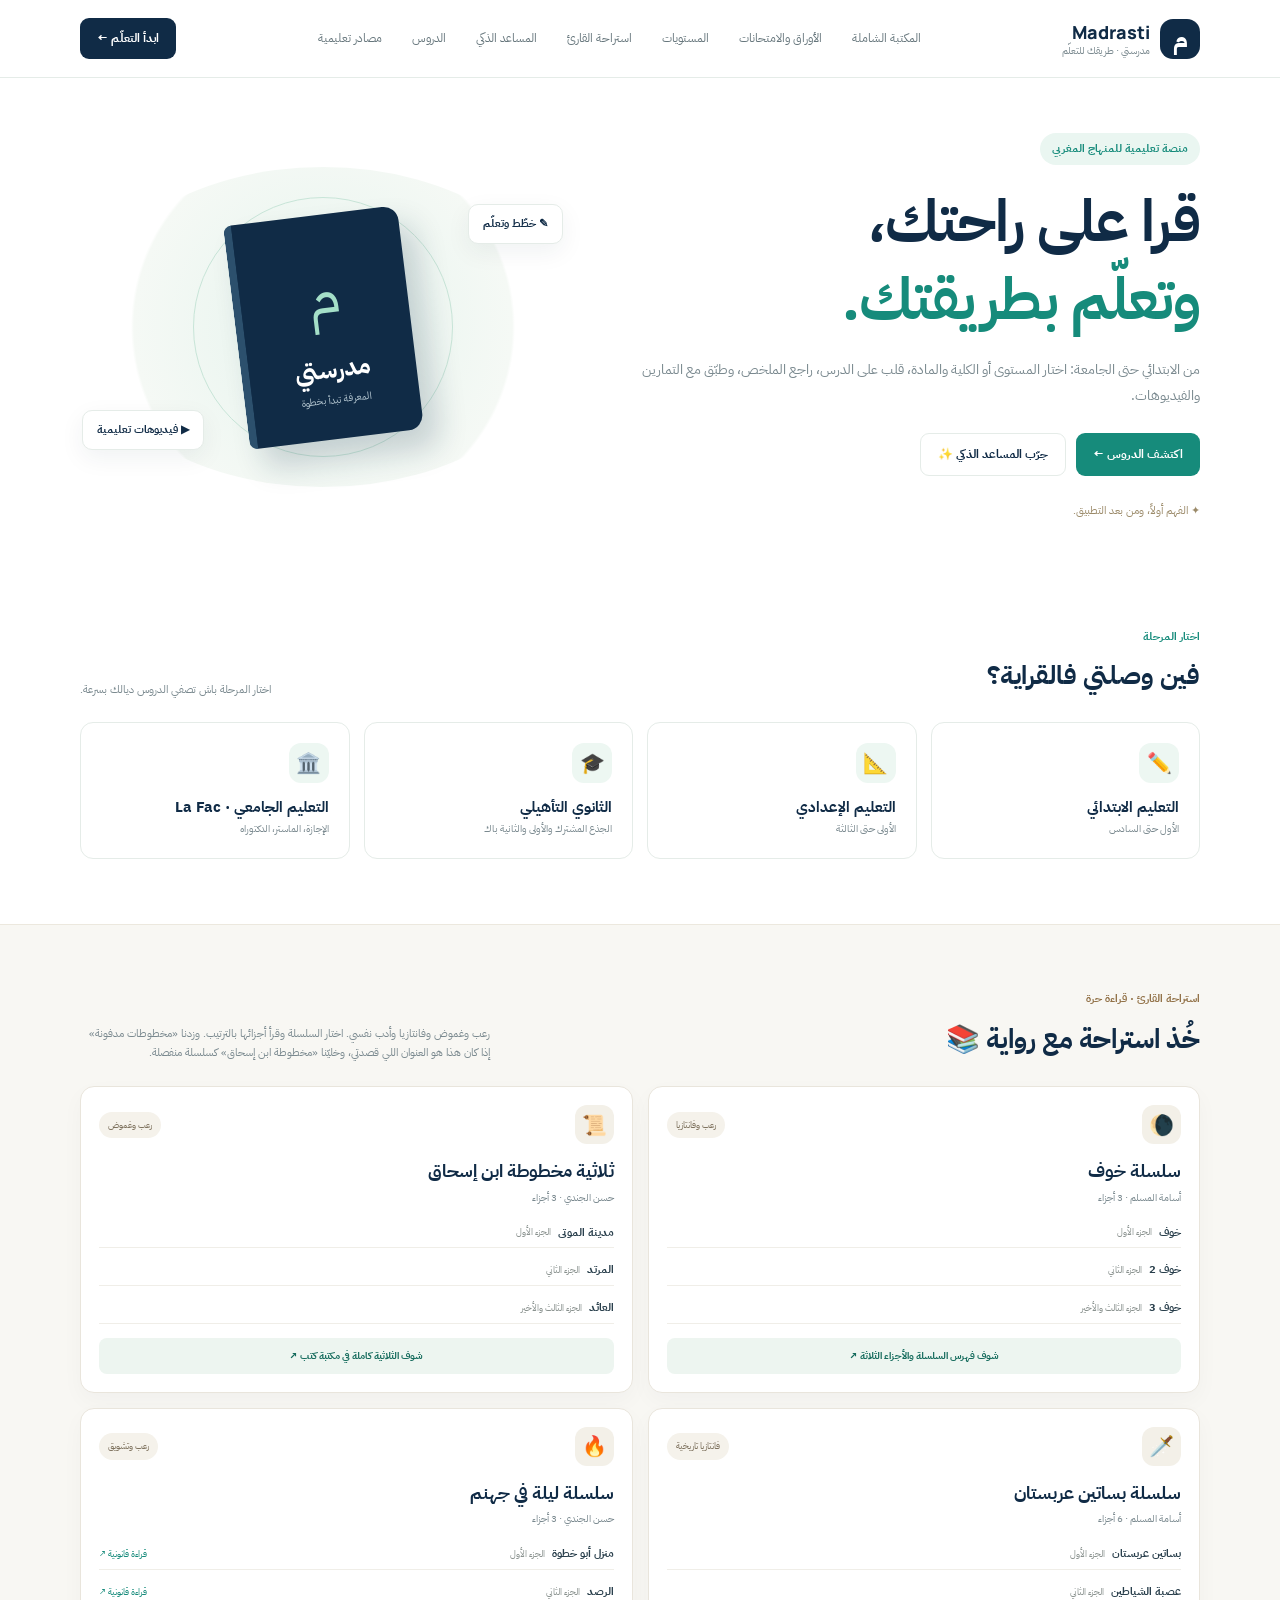
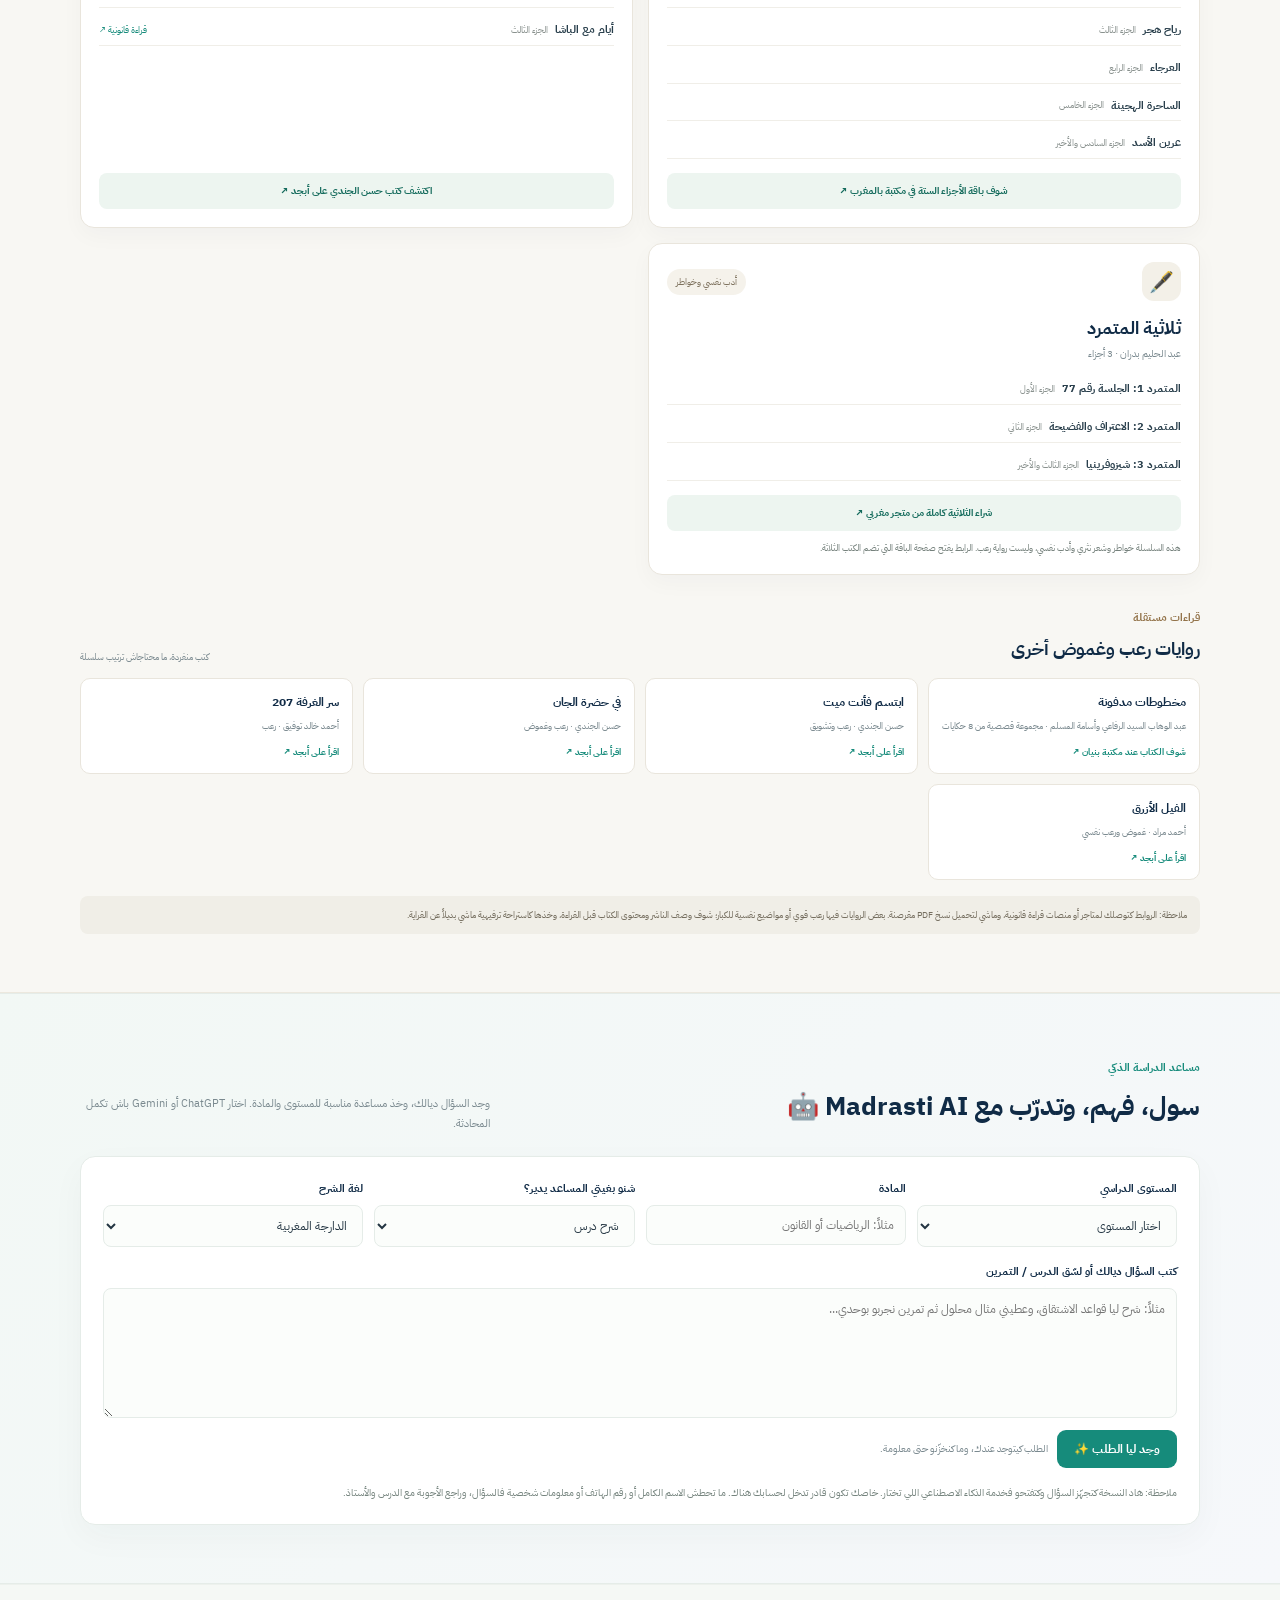
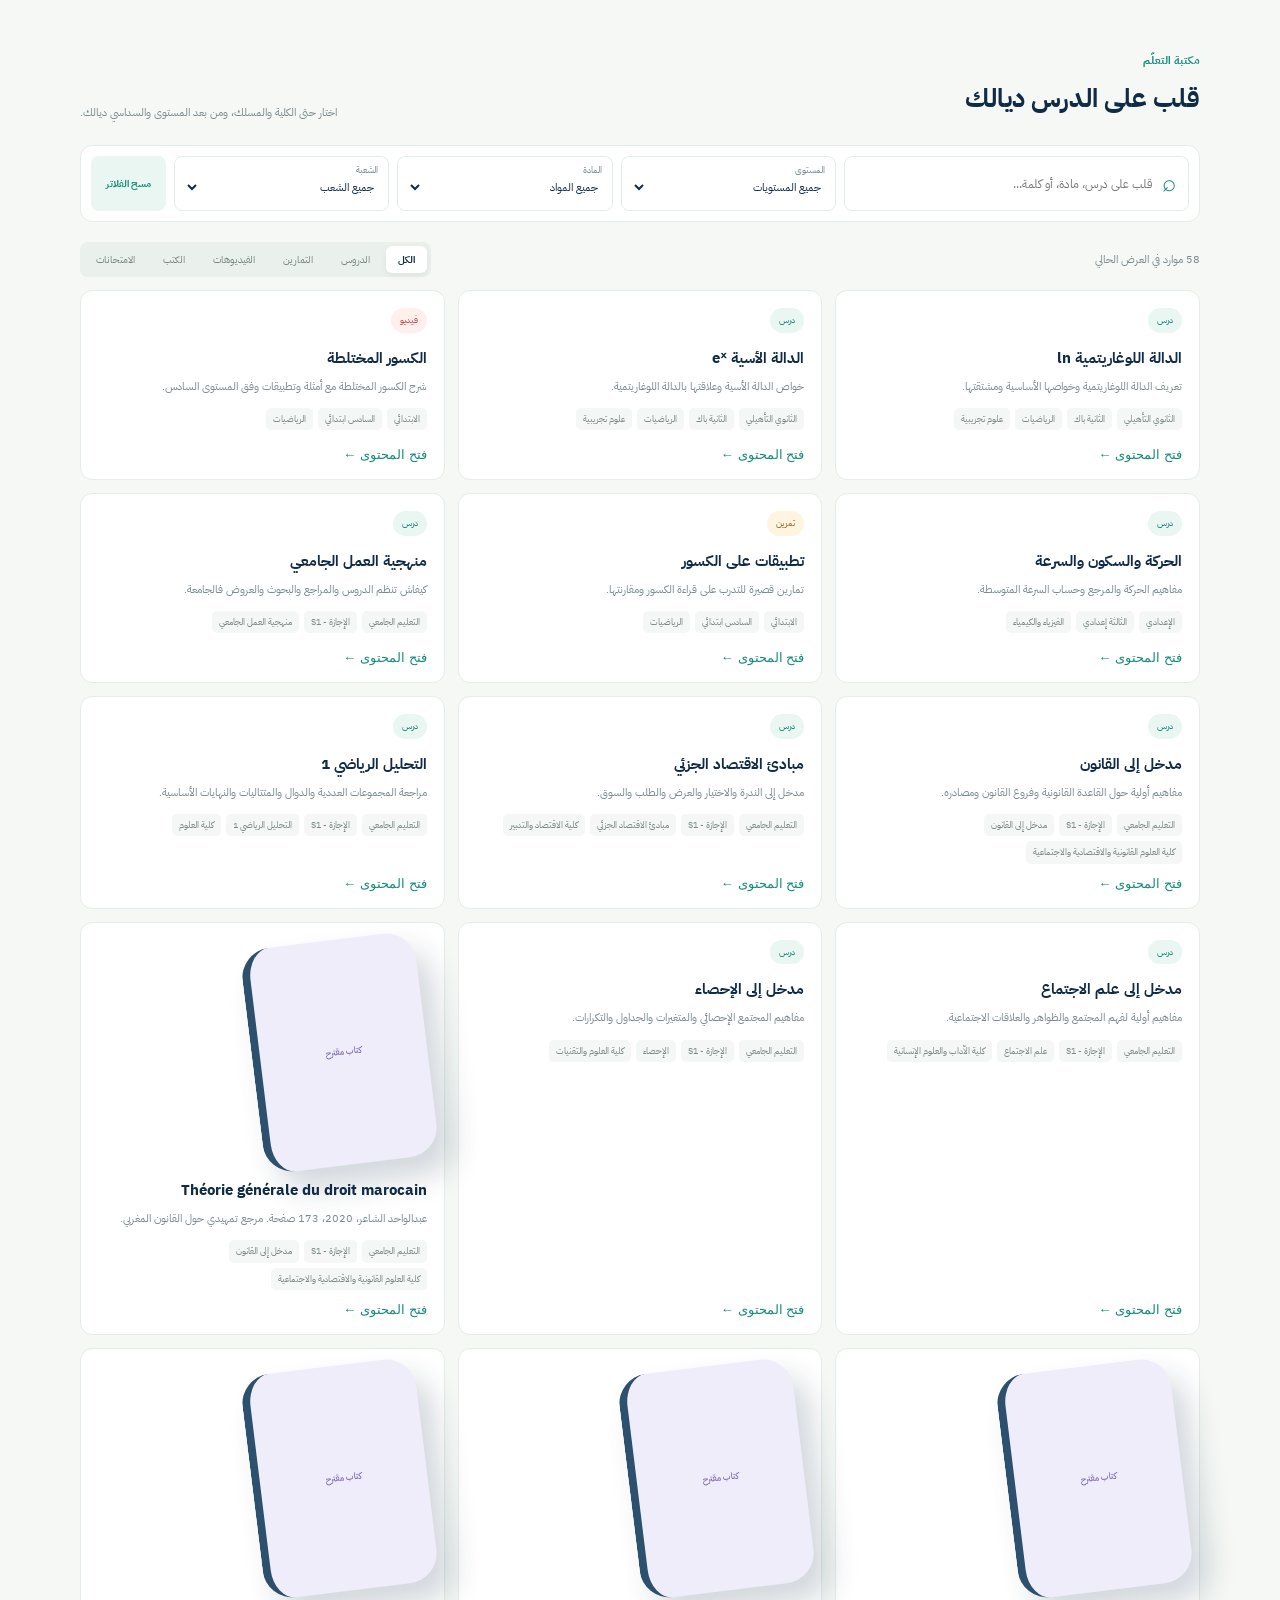
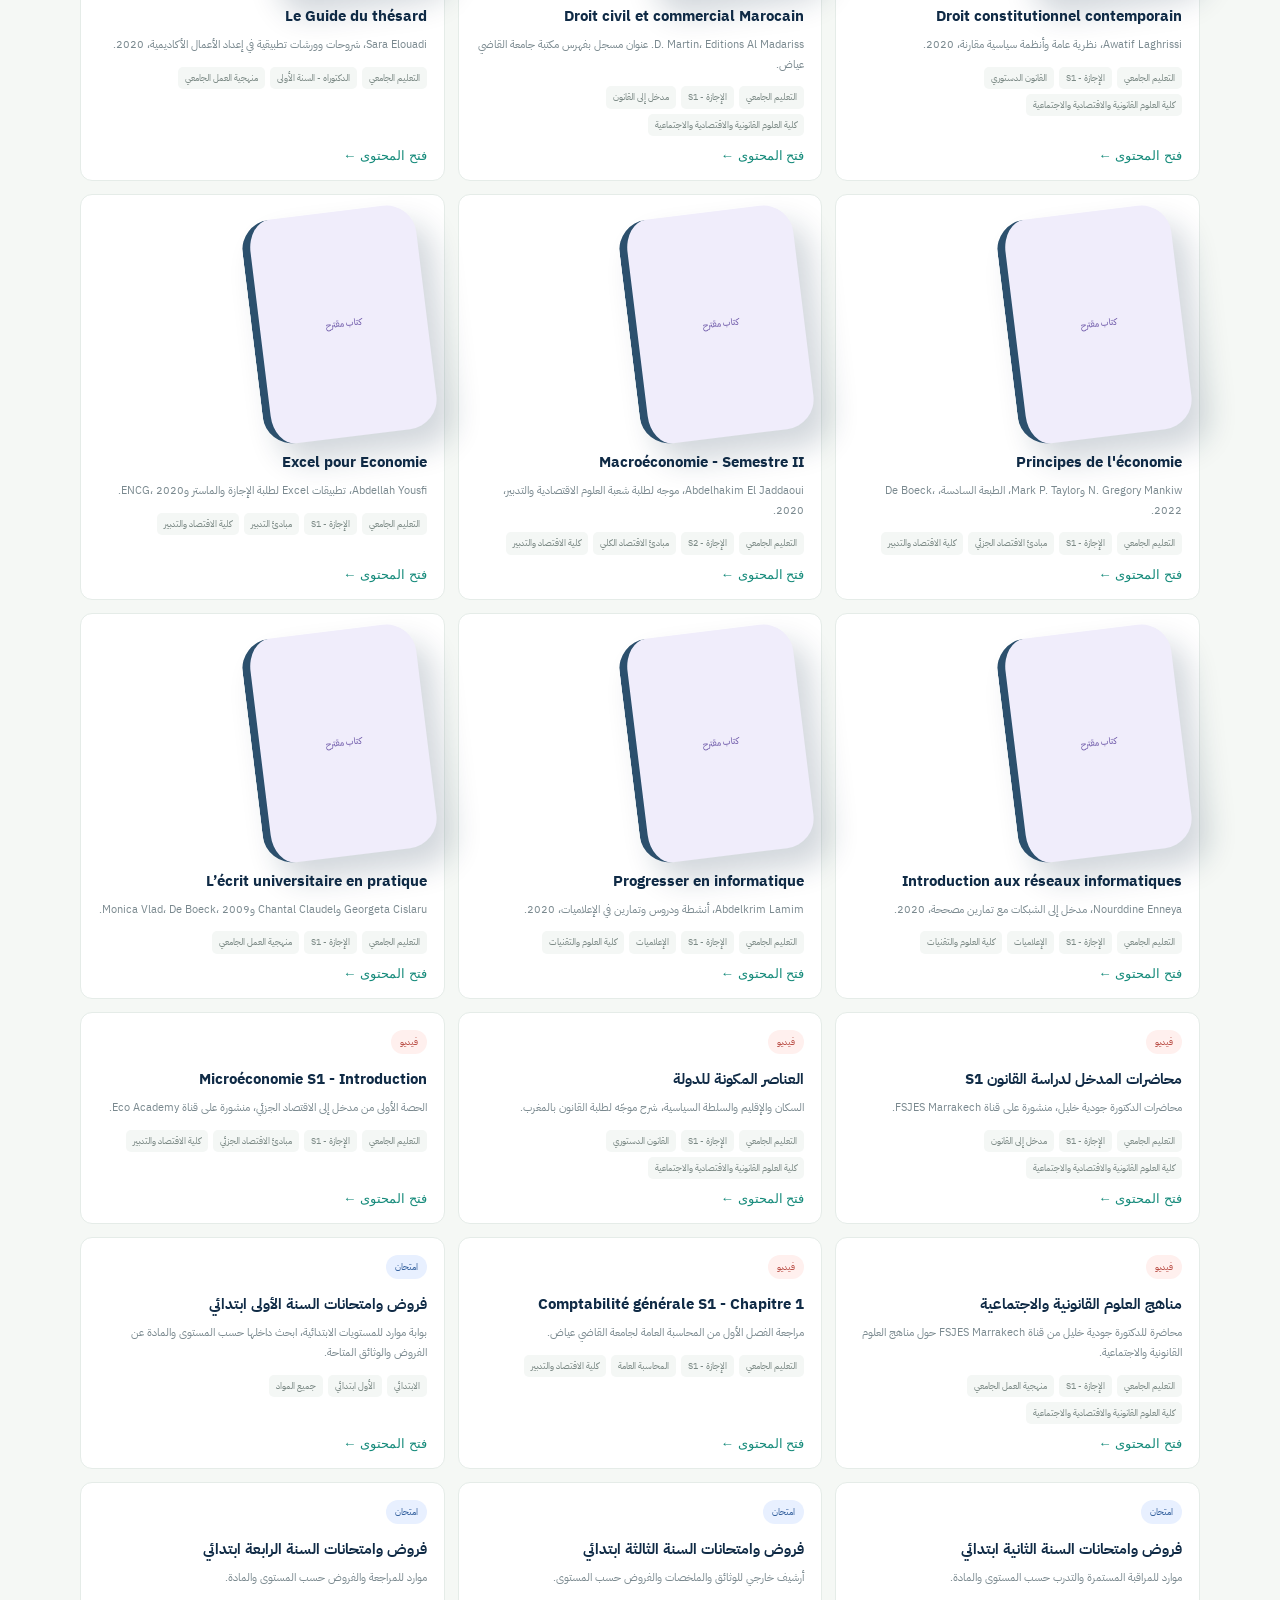
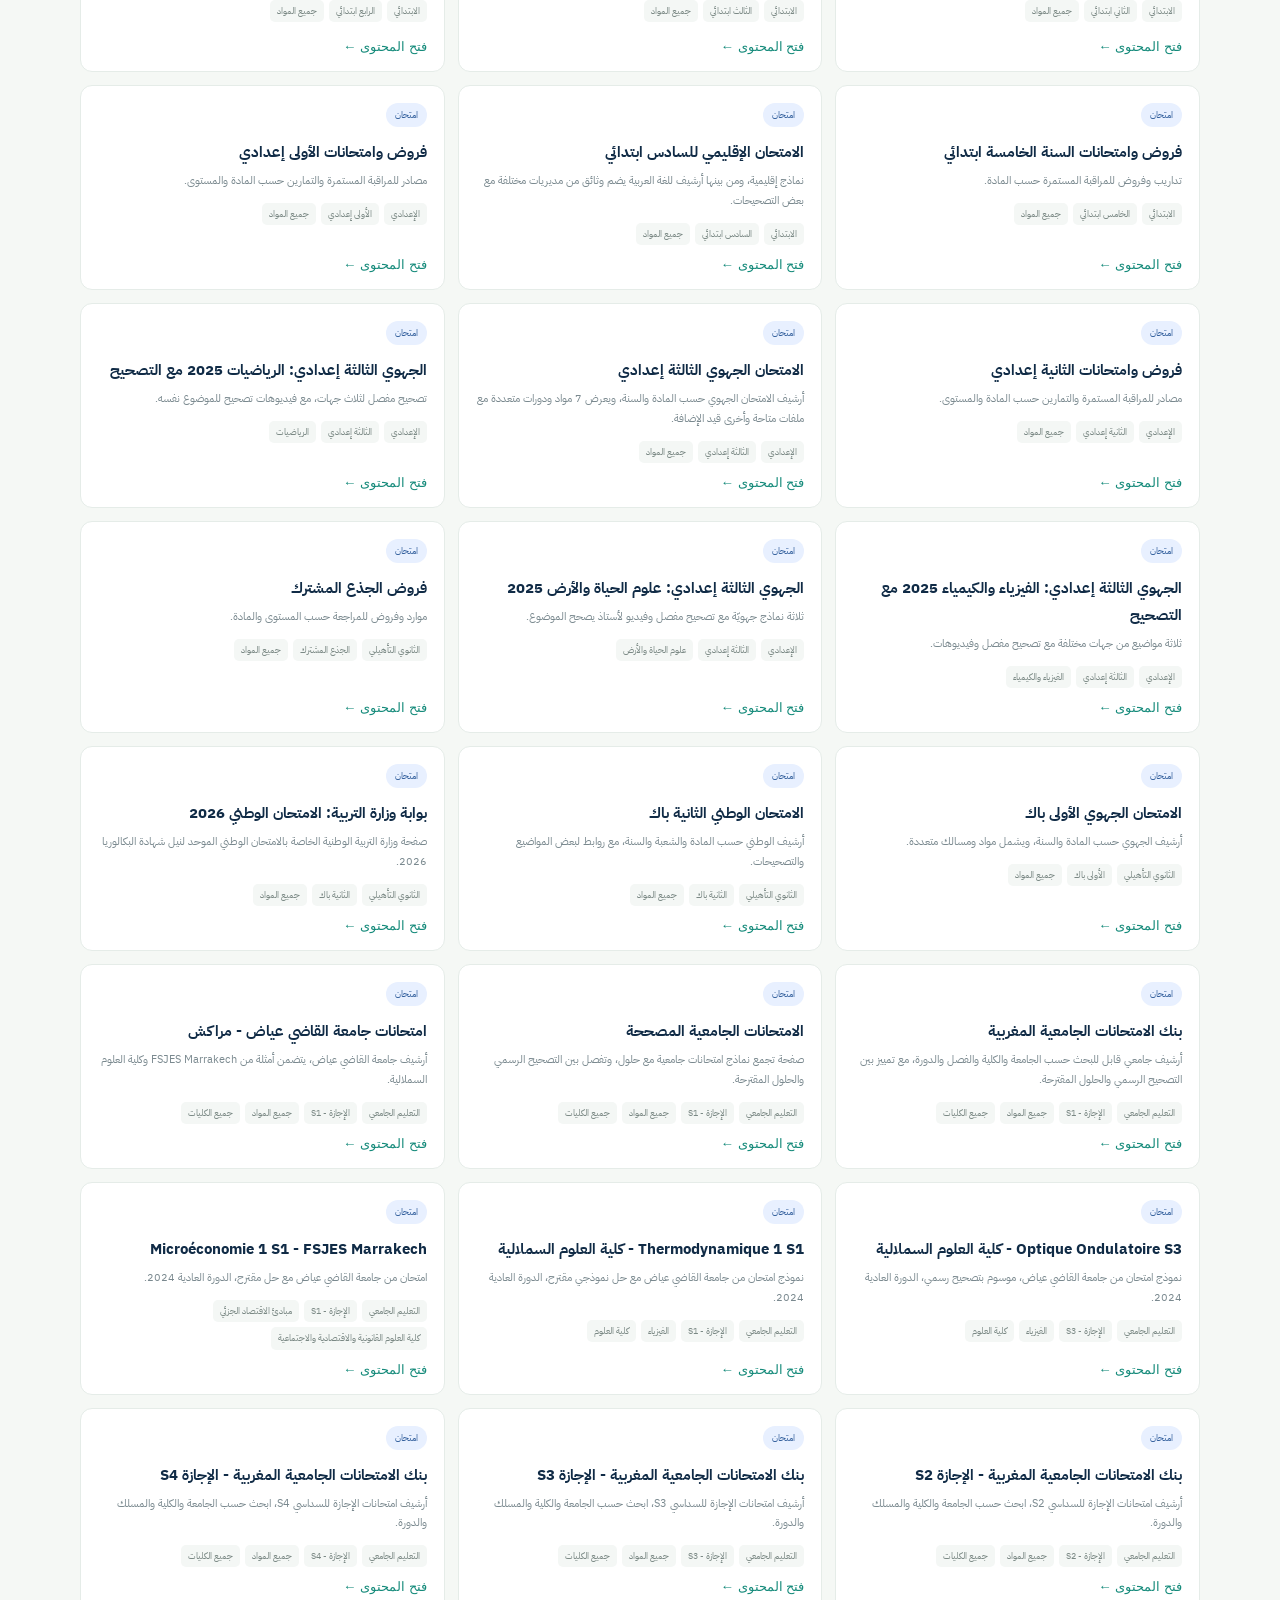
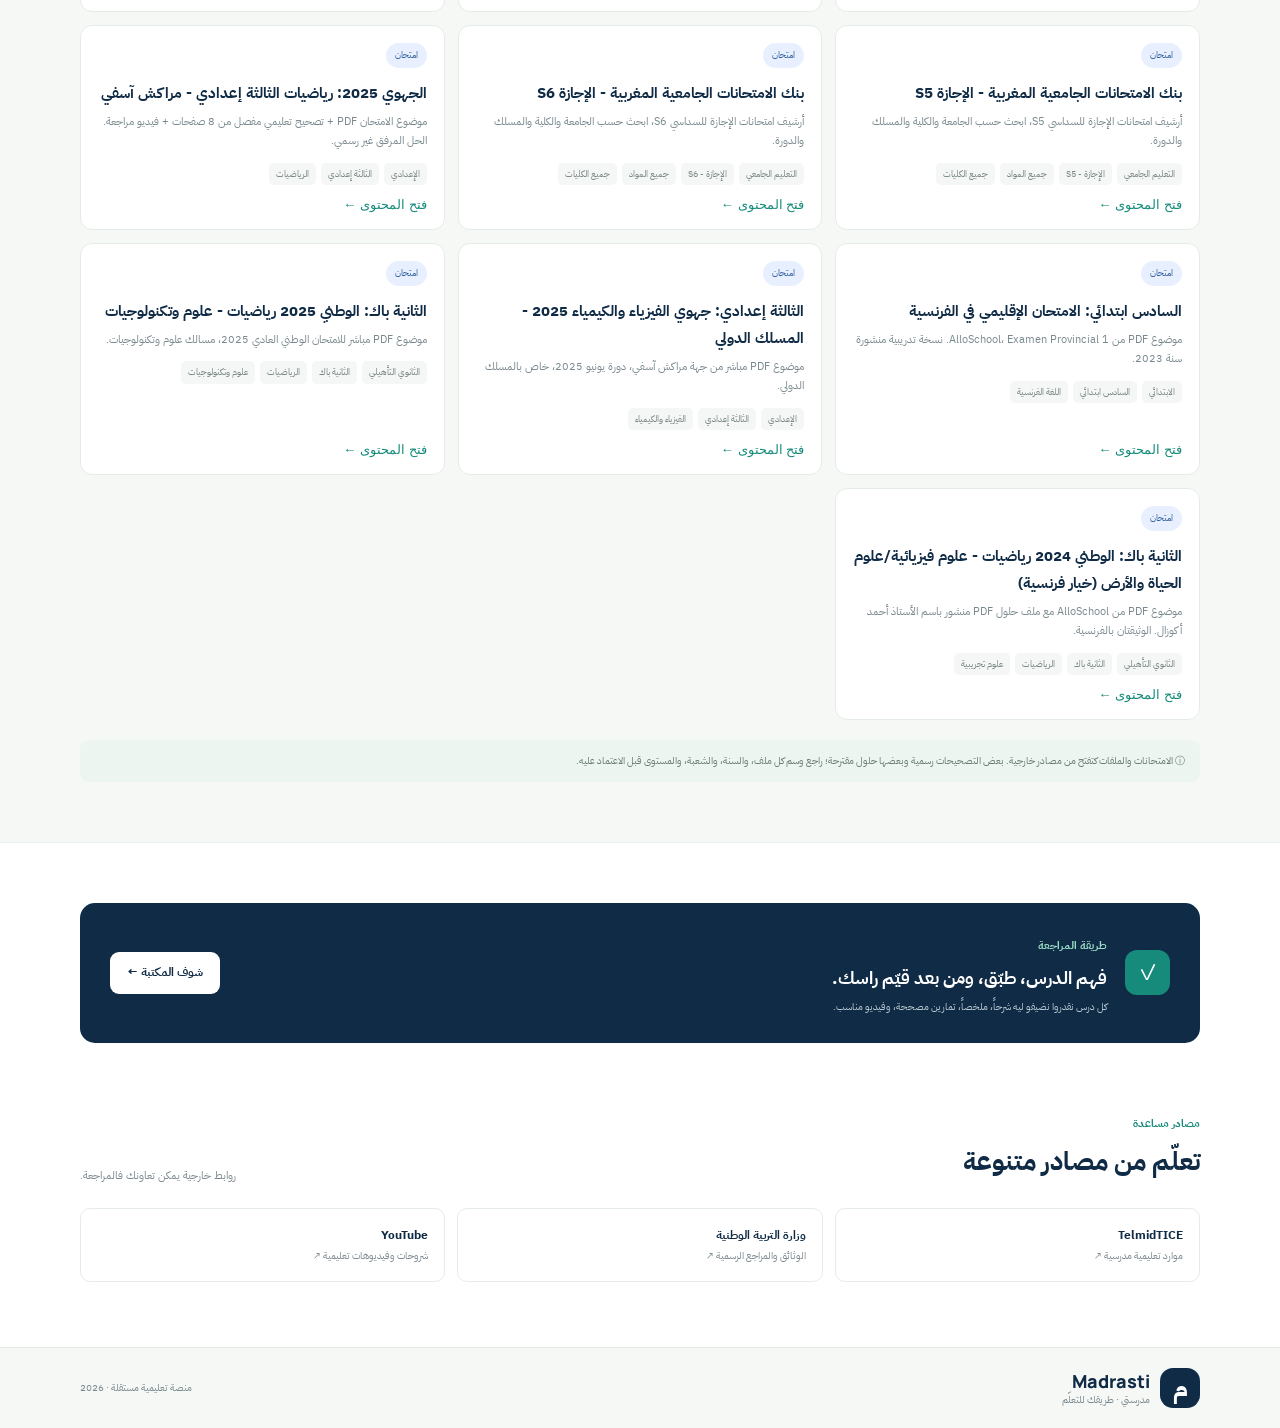
<file: index.html>
<!DOCTYPE html>
<html lang="ar" dir="rtl">
<head>
  <meta charset="UTF-8">
  <meta name="viewport" content="width=device-width, initial-scale=1.0">
  <meta name="description" content="Madrasti: دروس وملخصات وتمارين وفيديوهات للمنهاج المغربي من الابتدائي حتى الباكالوريا.">
  <meta name="theme-color" content="#102b46">
  <title>Madrasti | مدرستي</title>
  <link rel="preconnect" href="https://fonts.googleapis.com">
  <link rel="preconnect" href="https://fonts.gstatic.com" crossorigin>
  <link href="https://fonts.googleapis.com/css2?family=IBM+Plex+Sans+Arabic:wght@400;500;600;700&family=Manrope:wght@500;700;800&display=swap" rel="stylesheet">
  <link rel="stylesheet" href="style.css">
  <script src="app.js" defer></script>
</head>
<body>
  <header class="header">
    <a class="brand" href="#"><span class="mark">م</span><span><b>Madrasti</b><small>مدرستي · طريقك للتعلّم</small></span></a>
    <nav><a href="library.html">المكتبة الشاملة</a><a href="classroom.html">الأوراق والامتحانات</a><a href="#levels">المستويات</a><a href="#novels">استراحة القارئ</a><a href="#ai">المساعد الذكي</a><a href="#library">الدروس</a><a href="#sources">مصادر تعليمية</a></nav>
    <a class="top-button" href="#library">ابدأ التعلّم ←</a>
  </header>

  <main>
    <section class="hero wrap">
      <div class="hero-copy">
        <span class="eyebrow">منصة تعليمية للمنهاج المغربي</span>
        <h1>قرا على راحتك،<br><em>وتعلّم بطريقتك.</em></h1>
        <p>من الابتدائي حتى الجامعة: اختار المستوى أو الكلية والمادة، قلب على الدرس، راجع الملخص، وطبّق مع التمارين والفيديوهات.</p>
        <div class="actions"><a class="button primary" href="#library">اكتشف الدروس ←</a><a class="button secondary" href="#ai">جرّب المساعد الذكي ✨</a></div>
        <div class="tip">✦ الفهم أولاً، ومن بعد التطبيق.</div>
      </div>
      <div class="hero-visual">
        <div class="circle"></div><div class="book"><span>م</span><b>مدرستي</b><small>المعرفة تبدأ بخطوة</small></div>
        <div class="float one">✎ خطّط وتعلّم</div><div class="float two">▶ فيديوهات تعليمية</div>
      </div>
    </section>

    <section class="wrap levels" id="levels">
      <div class="section-title"><div><small>اختار المرحلة</small><h2>فين وصلتي فالقراية؟</h2></div><p>اختار المرحلة باش تصفي الدروس ديالك بسرعة.</p></div>
      <div class="level-grid">
        <button class="level-card" data-stage="primary"><span>✏️</span><b>التعليم الابتدائي</b><small>الأول حتى السادس</small></button>
        <button class="level-card" data-stage="middle"><span>📐</span><b>التعليم الإعدادي</b><small>الأولى حتى الثالثة</small></button>
        <button class="level-card" data-stage="high"><span>🎓</span><b>الثانوي التأهيلي</b><small>الجذع المشترك والأولى والثانية باك</small></button>
        <button class="level-card" data-stage="university"><span>🏛️</span><b>التعليم الجامعي · La Fac</b><small>الإجازة، الماستر، الدكتوراه</small></button>
      </div>
    </section>



    <section class="novels-section" id="novels">
      <div class="wrap">
        <div class="novels-heading">
          <div><small>استراحة القارئ · قراءة حرة</small><h2>خُذ استراحة مع رواية 📚</h2></div>
          <p>رعب وغموض وفانتازيا وأدب نفسي. اختار السلسلة وقرأ أجزائها بالترتيب. وزدنا «مخطوطات مدفونة» إذا كان هذا هو العنوان اللي قصدتي، وخليّنا «مخطوطة ابن إسحاق» كسلسلة منفصلة.</p>
        </div>

        <div class="novel-feature-grid">
          <article class="novel-series horror">
            <div class="novel-series-top"><span class="novel-icon">🌘</span><span class="novel-label">رعب وفانتازيا</span></div>
            <h3>سلسلة خوف</h3>
            <p class="novel-author">أسامة المسلم · 3 أجزاء</p>
            <ol class="novel-parts">
              <li><b>خوف</b><small>الجزء الأول</small></li>
              <li><b>خوف 2</b><small>الجزء الثاني</small></li>
              <li><b>خوف 3</b><small>الجزء الثالث والأخير</small></li>
            </ol>
            <a class="novel-link" href="https://sahwbook.com/سلسلة-خوف-اسامة-المسلم/p976229345" target="_blank" rel="noopener">شوف فهرس السلسلة والأجزاء الثلاثة ↗</a>
          </article>

          <article class="novel-series horror">
            <div class="novel-series-top"><span class="novel-icon">📜</span><span class="novel-label">رعب وغموض</span></div>
            <h3>ثلاثية مخطوطة ابن إسحاق</h3>
            <p class="novel-author">حسن الجندي · 3 أجزاء</p>
            <ol class="novel-parts">
              <li><b>مدينة الموتى</b><small>الجزء الأول</small></li>
              <li><b>المرتد</b><small>الجزء الثاني</small></li>
              <li><b>العائد</b><small>الجزء الثالث والأخير</small></li>
            </ol>
            <a class="novel-link" href="https://binyanbooks.com/products/ثلاثية-مخطوطة-ابن-إسحاق" target="_blank" rel="noopener">شوف الثلاثية كاملة في مكتبة كتب ↗</a>
          </article>

          <article class="novel-series fantasy">
            <div class="novel-series-top"><span class="novel-icon">🗡️</span><span class="novel-label">فانتازيا تاريخية</span></div>
            <h3>سلسلة بساتين عربستان</h3>
            <p class="novel-author">أسامة المسلم · 6 أجزاء</p>
            <ol class="novel-parts">
              <li><b>بساتين عربستان</b><small>الجزء الأول</small></li>
              <li><b>عصبة الشياطين</b><small>الجزء الثاني</small></li>
              <li><b>رياح هجر</b><small>الجزء الثالث</small></li>
              <li><b>العرجاء</b><small>الجزء الرابع</small></li>
              <li><b>الساحرة الهجينة</b><small>الجزء الخامس</small></li>
              <li><b>عرين الأسد</b><small>الجزء السادس والأخير</small></li>
            </ol>
            <a class="novel-link" href="https://www.lpmarocaine.com/product/سلسلة-بساتين-عربستان-ستة-أجزاء/" target="_blank" rel="noopener">شوف باقة الأجزاء الستة في مكتبة بالمغرب ↗</a>
          </article>

          <article class="novel-series horror">
            <div class="novel-series-top"><span class="novel-icon">🔥</span><span class="novel-label">رعب وتشويق</span></div>
            <h3>سلسلة ليلة في جهنم</h3>
            <p class="novel-author">حسن الجندي · 3 أجزاء</p>
            <ol class="novel-parts">
              <li><b>منزل أبو خطوة</b><small>الجزء الأول</small><a href="https://www.abjjad.com/book/2681110537" target="_blank" rel="noopener">قراءة قانونية ↗</a></li>
              <li><b>الرصد</b><small>الجزء الثاني</small><a href="https://www.abjjad.com/book/2711224320" target="_blank" rel="noopener">قراءة قانونية ↗</a></li>
              <li><b>أيام مع الباشا</b><small>الجزء الثالث</small><a href="https://www.abjjad.com/book/2737242112" target="_blank" rel="noopener">قراءة قانونية ↗</a></li>
            </ol>
            <a class="novel-link" href="https://www.abjjad.com/author/2355298304/hasan-aljundi/books" target="_blank" rel="noopener">اكتشف كتب حسن الجندي على أبجد ↗</a>
          </article>

          <article class="novel-series reflective">
            <div class="novel-series-top"><span class="novel-icon">🖋️</span><span class="novel-label">أدب نفسي وخواطر</span></div>
            <h3>ثلاثية المتمرد</h3>
            <p class="novel-author">عبد الحليم بدران · 3 أجزاء</p>
            <ol class="novel-parts">
              <li><b>المتمرد 1: الجلسة رقم 77</b><small>الجزء الأول</small></li>
              <li><b>المتمرد 2: الاعتراف والفضيحة</b><small>الجزء الثاني</small></li>
              <li><b>المتمرد 3: شيزوفرينيا</b><small>الجزء الثالث والأخير</small></li>
            </ol>
            <a class="novel-link" href="https://hdbooks.ma/product/باقة-سلسلة-المتمرد-الكاملة-3-كتب-عبد/" target="_blank" rel="noopener">شراء الثلاثية كاملة من متجر مغربي ↗</a>
            <p class="novel-note">هذه السلسلة خواطر وشعر نثري وأدب نفسي، وليست رواية رعب. الرابط يفتح صفحة الباقة التي تضم الكتب الثلاثة.</p>
          </article>
        </div>

        <div class="novel-subheading"><div><small>قراءات مستقلة</small><h3>روايات رعب وغموض أخرى</h3></div><span>كتب منفردة، ما محتاجاش ترتيب سلسلة</span></div>
        <div class="novel-single-grid">
          <a class="novel-single" href="https://binyanbooks.com/products/مخطوطات-مدفونة" target="_blank" rel="noopener"><span>مخطوطات مدفونة</span><small>عبد الوهاب السيد الرفاعي وأسامة المسلم · مجموعة قصصية من 8 حكايات</small><b>شوف الكتاب عند مكتبة بنيان ↗</b></a>
          <a class="novel-single" href="https://www.abjjad.com/book/2605416455" target="_blank" rel="noopener"><span>ابتسم فأنت ميت</span><small>حسن الجندي · رعب وتشويق</small><b>اقرأ على أبجد ↗</b></a>
          <a class="novel-single" href="https://www.abjjad.com/book/1034086056009" target="_blank" rel="noopener"><span>في حضرة الجان</span><small>حسن الجندي · رعب وغموض</small><b>اقرأ على أبجد ↗</b></a>
          <a class="novel-single" href="https://www.abjjad.com/book/15445981" target="_blank" rel="noopener"><span>سر الغرفة 207</span><small>أحمد خالد توفيق · رعب</small><b>اقرأ على أبجد ↗</b></a>
          <a class="novel-single" href="https://www.abjjad.com/book/2022309888" target="_blank" rel="noopener"><span>الفيل الأزرق</span><small>أحمد مراد · غموض ورعب نفسي</small><b>اقرأ على أبجد ↗</b></a>
        </div>
        <p class="novel-notice">ملاحظة: الروابط كتوصلك لمتاجر أو منصات قراءة قانونية، وماشي لتحميل نسخ PDF مقرصنة. بعض الروايات فيها رعب قوي أو مواضيع نفسية للكبار؛ شوف وصف الناشر ومحتوى الكتاب قبل القراءة، وخذها كاستراحة ترفيهية ماشي بديلاً عن القراية.</p>
      </div>
    </section>

    <section class="ai-section" id="ai">
      <div class="wrap">
        <div class="ai-heading">
          <div><small>مساعد الدراسة الذكي</small><h2>سول، فهم، وتدرّب مع Madrasti AI 🤖</h2></div>
          <p>وجد السؤال ديالك، وخذ مساعدة مناسبة للمستوى والمادة. اختار ChatGPT أو Gemini باش تكمل المحادثة.</p>
        </div>
        <div class="ai-panel">
          <div class="ai-form">
            <label>المستوى الدراسي
              <select id="aiGrade"><option value="">اختار المستوى</option></select>
            </label>
            <label>المادة
              <input id="aiSubject" list="aiSubjectList" placeholder="مثلاً: الرياضيات أو القانون">
              <datalist id="aiSubjectList"></datalist>
            </label>
            <label>شنو بغيتي المساعد يدير؟
              <select id="aiTask">
                <option value="شرح الدرس من الصفر، بمثال بسيط ثم مثال من المقرر">شرح درس</option>
                <option value="حل التمرين خطوة بخطوة، مع شرح سبب كل خطوة والتحقق من النتيجة">حل تمرين</option>
                <option value="تلخيص النص أو الدرس إلى أفكار أساسية وتعريفات وقواعد">تلخيص درس</option>
                <option value="اختباري بأسئلة متدرجة، سؤالاً واحداً في كل مرة، وانتظر جوابي قبل التصحيح">اختبرني</option>
                <option value="إعداد برنامج مراجعة واقعي حسب الوقت والمواد التي أذكرها">برنامج مراجعة</option>
                <option value="تصحيح جوابي، وبيان مواضع الخطأ وكيفية تحسينه دون تغيير المطلوب">تصحيح جوابي</option>
              </select>
            </label>
            <label>لغة الشرح
              <select id="aiLanguage">
                <option value="الدارجة المغربية المبسطة">الدارجة المغربية</option>
                <option value="العربية الفصحى السهلة">العربية الفصحى</option>
                <option value="الفرنسية الواضحة">Français</option>
              </select>
            </label>
          </div>
          <label class="ai-question-label">كتب السؤال ديالك أو لسّق الدرس / التمرين
            <textarea id="aiQuestion" rows="5" placeholder="مثلاً: شرح ليا قواعد الاشتقاق، وعطيني مثال محلول ثم تمرين نجربو بوحدي..."></textarea>
          </label>
          <div class="ai-actions">
            <button class="button primary" id="makeAiPrompt" type="button">وجد ليا الطلب ✨</button>
            <span id="aiStatus" class="ai-status" role="status" aria-live="polite">الطلب كيتوجد عندك، وما كنخزّنو حتى معلومة.</span>
          </div>
          <div id="aiPromptWrap" class="ai-prompt-wrap" hidden>
            <label>الطلب الجاهز للمساعد الذكي
              <textarea id="aiPrompt" rows="7" readonly></textarea>
            </label>
            <div class="ai-provider-actions">
              <button class="button secondary" id="copyAiPrompt" type="button">نسخ الطلب</button>
              <a class="button primary" id="openChatGPT" href="https://chatgpt.com/" target="_blank" rel="noopener">فتح ChatGPT ↗</a>
              <a class="button secondary" id="openGemini" href="https://gemini.google.com/app" target="_blank" rel="noopener">فتح Gemini ↗</a>
            </div>
          </div>
          <p class="ai-note">ملاحظة: هاد النسخة كتجهّز السؤال وكتفتحو فخدمة الذكاء الاصطناعي اللي تختار. خاصك تكون قادر تدخل لحسابك هناك. ما تحطش الاسم الكامل أو رقم الهاتف أو معلومات شخصية فالسؤال، وراجع الأجوبة مع الدرس والأستاذ.</p>
        </div>
      </div>
    </section>

    <section class="library" id="library">
      <div class="wrap">
        <div class="section-title"><div><small>مكتبة التعلّم</small><h2>قلب على الدرس ديالك</h2></div><p>اختار حتى الكلية والمسلك، ومن بعد المستوى والسداسي ديالك.</p></div>
        <div class="filters">
          <label class="search">⌕ <input id="search" type="search" placeholder="قلب على درس، مادة، أو كلمة..."></label>
          <label>المستوى<select id="grade"><option value="">جميع المستويات</option></select></label>
          <label>المادة<select id="subject"><option value="">جميع المواد</option></select></label>
          <label>الشعبة<select id="track"><option value="">جميع الشعب</option></select></label>
          <button id="reset" class="reset">مسح الفلاتر</button>
        </div>
        <div class="list-tools"><span id="count">الموارد</span><div class="tabs"><button class="tab active" data-kind="">الكل</button><button class="tab" data-kind="lesson">الدروس</button><button class="tab" data-kind="exercise">التمارين</button><button class="tab" data-kind="video">الفيديوهات</button><button class="tab" data-kind="book">الكتب</button><button class="tab" data-kind="exam">الامتحانات</button></div></div>
        <div class="cards" id="cards"></div>
        <div class="empty" id="empty" hidden><b>ما لقيناش نتائج</b><p>بدّل كلمة البحث أو اختار مستوى آخر.</p></div>
        <p class="notice">ⓘ الامتحانات والملفات كتفتح من مصادر خارجية. بعض التصحيحات رسمية وبعضها حلول مقترحة؛ راجع وسم كل ملف، والسنة، والشعبة، والمستوى قبل الاعتماد عليه.</p>
      </div>
    </section>

    <section class="banner wrap"><span class="check">✓</span><div><small>طريقة المراجعة</small><h2>فهم الدرس، طبّق، ومن بعد قيّم راسك.</h2><p>كل درس نقدروا نضيفو ليه شرحاً، ملخصاً، تمارين مصححة، وفيديو مناسب.</p></div><a class="button light" href="#library">شوف المكتبة ←</a></section>

    <section class="wrap sources" id="sources">
      <div class="section-title"><div><small>مصادر مساعدة</small><h2>تعلّم من مصادر متنوعة</h2></div><p>روابط خارجية يمكن تعاونك فالمراجعة.</p></div>
      <div class="source-grid">
        <a href="https://soutiensco.men.gov.ma/" target="_blank" rel="noopener"><b>TelmidTICE</b><span>موارد تعليمية مدرسية ↗</span></a>
        <a href="https://www.men.gov.ma/" target="_blank" rel="noopener"><b>وزارة التربية الوطنية</b><span>الوثائق والمراجع الرسمية ↗</span></a>
        <a href="https://www.youtube.com/" target="_blank" rel="noopener"><b>YouTube</b><span>شروحات وفيديوهات تعليمية ↗</span></a>
      </div>
    </section>
  </main>

  <footer><div class="wrap footer-inner"><a class="brand" href="#"><span class="mark">م</span><span><b>Madrasti</b><small>مدرستي · طريقك للتعلّم</small></span></a><span>منصة تعليمية مستقلة · <span id="year"></span></span></div></footer>

  <div class="overlay" id="overlay" hidden>
    <article class="modal" role="dialog" aria-modal="true" aria-labelledby="modalTitle">
      <button class="close" id="close" aria-label="إغلاق">×</button>
      <div class="chips"><span id="modalGrade"></span><span id="modalSubject"></span></div>
      <h2 id="modalTitle"></h2><p id="modalDesc" class="muted"></p>
      <div id="modalBody" class="lesson-body"></div>
      <div id="videoBox"></div>
      <div class="modal-actions"><a id="examPdfLink" class="button primary" target="_blank" rel="noopener" hidden>تحميل موضوع الامتحان PDF ↗</a><a id="correctionPageLink" class="button secondary" target="_blank" rel="noopener" hidden>فتح التصحيح المفصل ↗</a><a id="searchYoutube" class="button primary" target="_blank" rel="noopener">قلب على فيديو فـ YouTube ↗</a><button id="back" class="button secondary">رجوع</button></div>
    </article>
  </div>
</body>
</html>
</file>
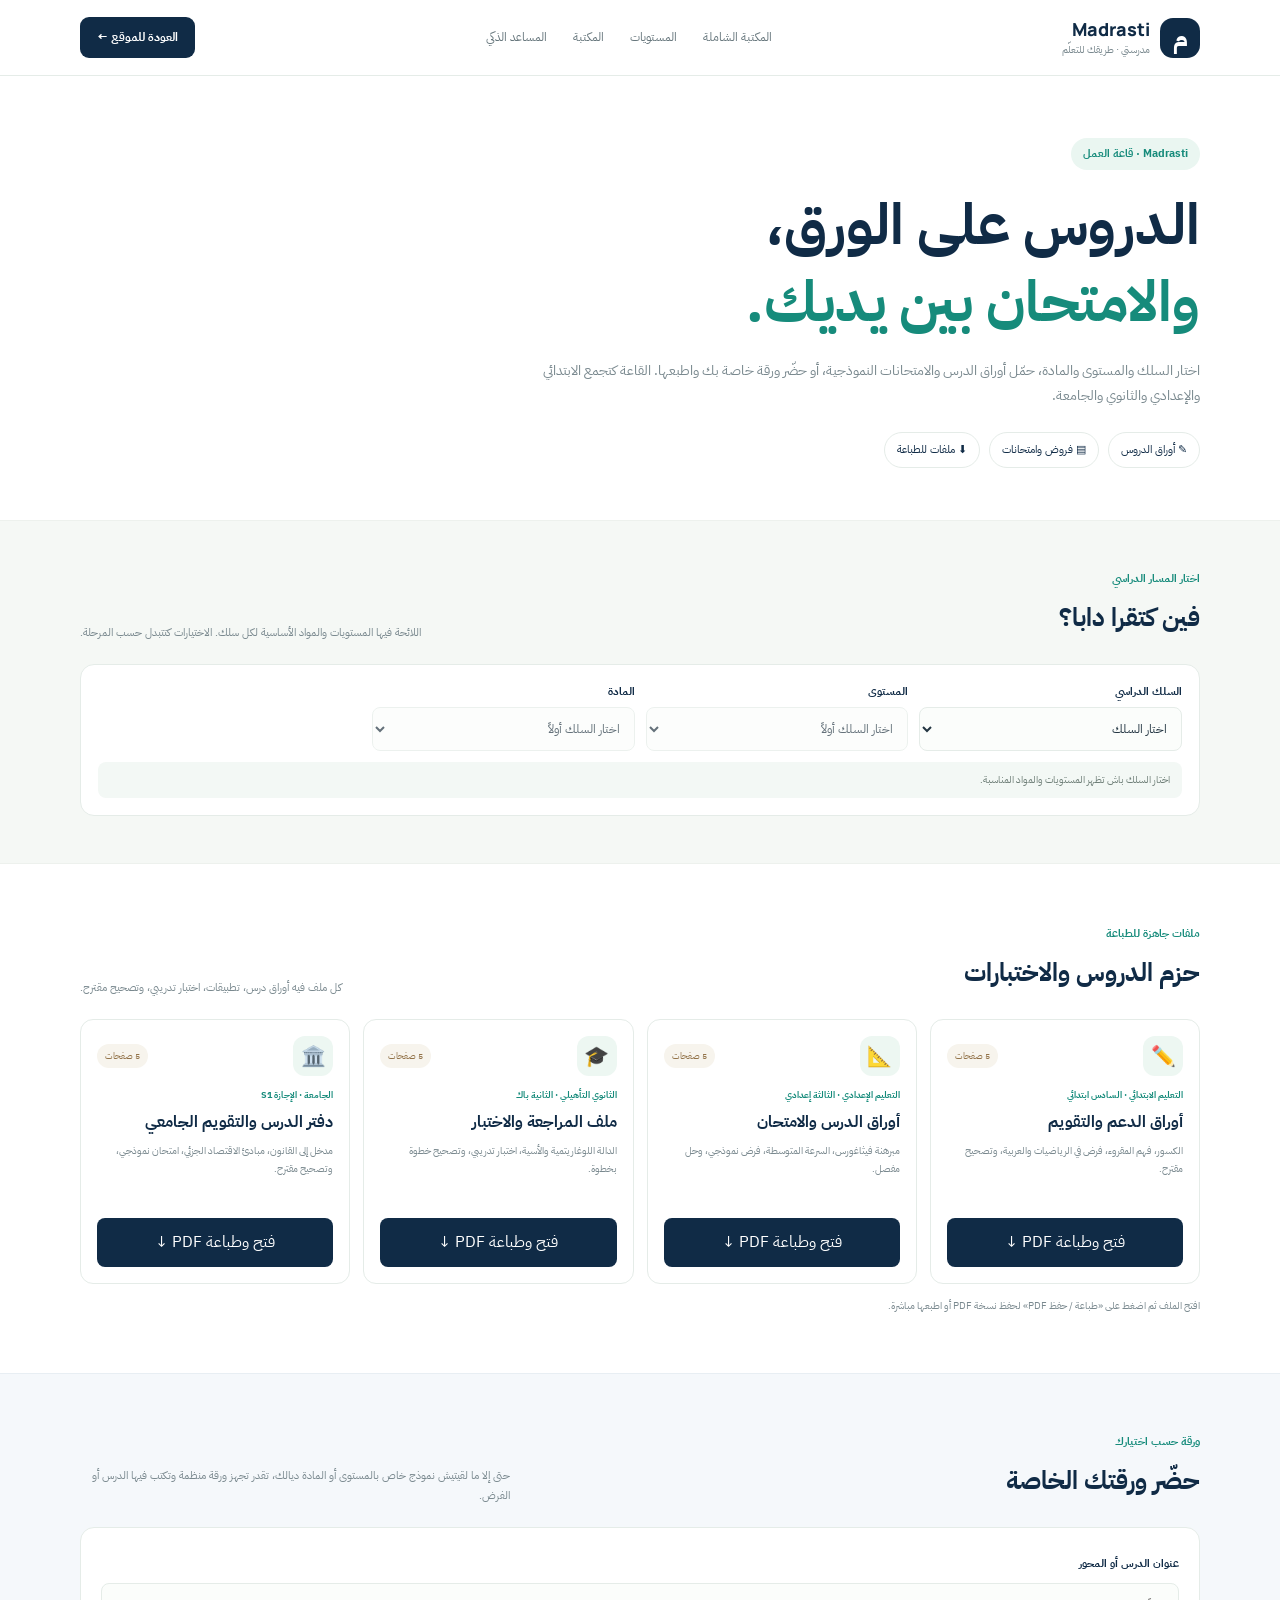
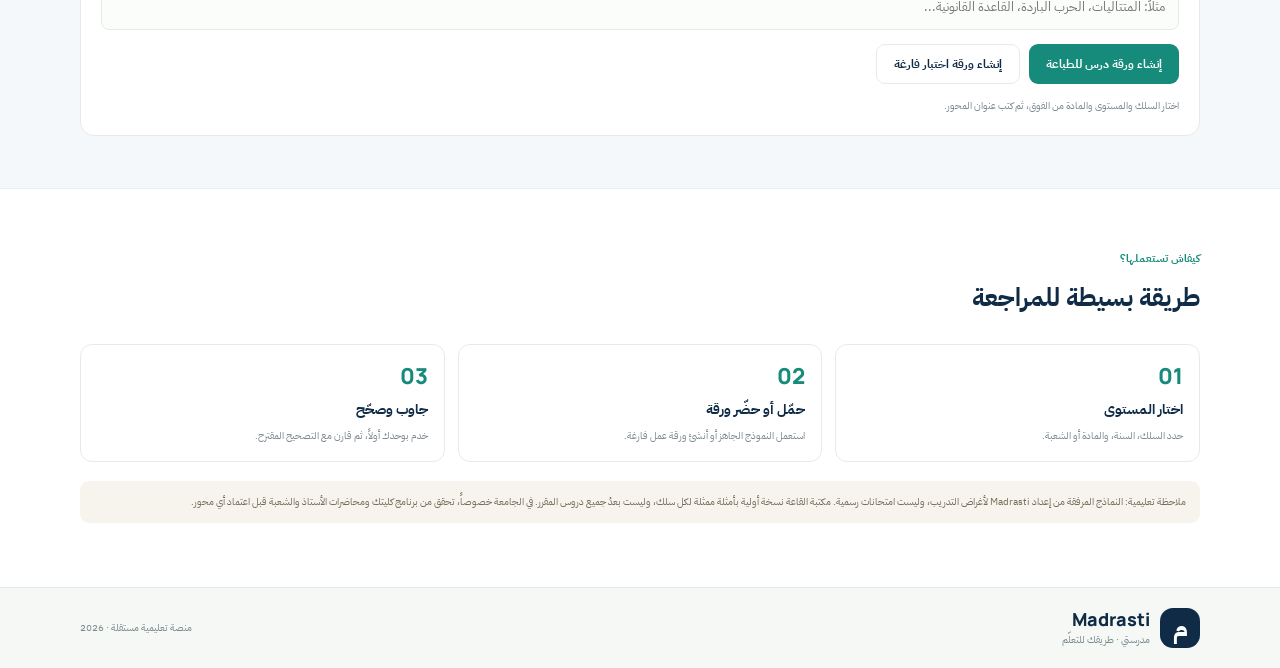
<file: classroom.html>
<!DOCTYPE html>
<html lang="ar" dir="rtl">
<head>
<meta charset="UTF-8"><meta name="viewport" content="width=device-width,initial-scale=1">
<meta name="description" content="قاعة Madrasti للأوراق التعليمية والملخصات والفروض والامتحانات من الابتدائي إلى الجامعة.">
<meta name="theme-color" content="#102b46"><title>قاعة الأوراق والامتحانات | Madrasti</title>
<link rel="preconnect" href="https://fonts.googleapis.com"><link rel="preconnect" href="https://fonts.gstatic.com" crossorigin>
<link href="https://fonts.googleapis.com/css2?family=IBM+Plex+Sans+Arabic:wght@400;500;600;700&family=Manrope:wght@500;700;800&display=swap" rel="stylesheet">
<link rel="stylesheet" href="classroom.css"><script src="classroom.js" defer></script>
</head>
<body>
<header class="site-head"><a class="brand" href="index.html"><span class="mark">م</span><span><b>Madrasti</b><small>مدرستي · طريقك للتعلّم</small></span></a><nav><a href="library.html">المكتبة الشاملة</a><a href="index.html#levels">المستويات</a><a href="index.html#library">المكتبة</a><a href="index.html#ai">المساعد الذكي</a></nav><a class="head-button" href="index.html">العودة للموقع ←</a></header>
<main>
<section class="intro wrap"><span class="eyebrow">Madrasti · قاعة العمل</span><h1>الدروس على الورق،<br><em>والامتحان بين يديك.</em></h1><p>اختار السلك والمستوى والمادة، حمّل أوراق الدرس والامتحانات النموذجية، أو حضّر ورقة خاصة بك واطبعها. القاعة كتجمع الابتدائي والإعدادي والثانوي والجامعة.</p><div class="intro-tags"><span>✎ أوراق الدروس</span><span>▤ فروض وامتحانات</span><span>⬇ ملفات للطباعة</span></div></section>
<section class="selector-section"><div class="wrap"><div class="section-heading"><div><small>اختار المسار الدراسي</small><h2>فين كتقرا دابا؟</h2></div><p>اللائحة فيها المستويات والمواد الأساسية لكل سلك. الاختيارات كتتبدل حسب المرحلة.</p></div>
<div class="selector-panel"><label>السلك الدراسي<select id="stageSelect"><option value="">اختار السلك</option></select></label><label>المستوى<select id="gradeSelect" disabled><option value="">اختار السلك أولاً</option></select></label><label>المادة<select id="subjectSelect" disabled><option value="">اختار السلك أولاً</option></select></label><label id="trackWrap" hidden>الشعبة أو الكلية<select id="trackSelect"><option value="">جميع الشعب</option></select></label><div class="selected-note" id="selectionNote" aria-live="polite">اختار السلك باش تظهر المستويات والمواد المناسبة.</div></div></div></section>
<section class="packs-section wrap"><div class="section-heading"><div><small>ملفات جاهزة للطباعة</small><h2>حزم الدروس والاختبارات</h2></div><p>كل ملف فيه أوراق درس، تطبيقات، اختبار تدريبي، وتصحيح مقترح.</p></div>
<div class="pack-grid" id="packGrid">
<article class="pack-card" data-pack-stage="primary"><div class="pack-top"><span class="pack-icon">✏️</span><span class="pack-badge">5 صفحات</span></div><small>التعليم الابتدائي · السادس ابتدائي</small><h3>أوراق الدعم والتقويم</h3><p>الكسور، فهم المقروء، فرض في الرياضيات والعربية، وتصحيح مقترح.</p><a class="download-btn" href="packs/primary-study-pack.html" target="_blank" rel="noopener">فتح وطباعة PDF ↓</a></article>
<article class="pack-card" data-pack-stage="middle"><div class="pack-top"><span class="pack-icon">📐</span><span class="pack-badge">5 صفحات</span></div><small>التعليم الإعدادي · الثالثة إعدادي</small><h3>أوراق الدرس والامتحان</h3><p>مبرهنة فيثاغورس، السرعة المتوسطة، فرض نموذجي، وحل مفصل.</p><a class="download-btn" href="packs/middle-study-pack.html" target="_blank" rel="noopener">فتح وطباعة PDF ↓</a></article>
<article class="pack-card" data-pack-stage="high"><div class="pack-top"><span class="pack-icon">🎓</span><span class="pack-badge">5 صفحات</span></div><small>الثانوي التأهيلي · الثانية باك</small><h3>ملف المراجعة والاختبار</h3><p>الدالة اللوغاريتمية والأسية، اختبار تدريبي، وتصحيح خطوة بخطوة.</p><a class="download-btn" href="packs/high-study-pack.html" target="_blank" rel="noopener">فتح وطباعة PDF ↓</a></article>
<article class="pack-card" data-pack-stage="university"><div class="pack-top"><span class="pack-icon">🏛️</span><span class="pack-badge">5 صفحات</span></div><small>الجامعة · الإجازة S1</small><h3>دفتر الدرس والتقويم الجامعي</h3><p>مدخل إلى القانون، مبادئ الاقتصاد الجزئي، امتحان نموذجي، وتصحيح مقترح.</p><a class="download-btn" href="packs/university-study-pack.html" target="_blank" rel="noopener">فتح وطباعة PDF ↓</a></article>
</div><p class="file-status" id="fileStatus">افتح الملف ثم اضغط على «طباعة / حفظ PDF» لحفظ نسخة PDF أو اطبعها مباشرة.</p></section>
<section class="custom-section"><div class="wrap"><div class="section-heading"><div><small>ورقة حسب اختيارك</small><h2>حضّر ورقتك الخاصة</h2></div><p>حتى إلا ما لقيتيش نموذج خاص بالمستوى أو المادة ديالك، تقدر تجهز ورقة منظمة وتكتب فيها الدرس أو الفرض.</p></div>
<div class="custom-panel"><label>عنوان الدرس أو المحور<input id="topicInput" type="text" maxlength="100" placeholder="مثلاً: المتتاليات، الحرب الباردة، القاعدة القانونية..."></label><div class="custom-actions"><button class="button primary" id="lessonPrint" type="button">إنشاء ورقة درس للطباعة</button><button class="button secondary" id="examPrint" type="button">إنشاء ورقة اختبار فارغة</button></div><p class="form-hint" id="printStatus" aria-live="polite">اختار السلك والمستوى والمادة من الفوق، ثم كتب عنوان المحور.</p></div></div></section>
<section class="how-section wrap"><div class="section-heading"><div><small>كيفاش تستعملها؟</small><h2>طريقة بسيطة للمراجعة</h2></div></div><div class="how-grid"><article><b>01</b><h3>اختار المستوى</h3><p>حدد السلك، السنة، والمادة أو الشعبة.</p></article><article><b>02</b><h3>حمّل أو حضّر ورقة</h3><p>استعمل النموذج الجاهز أو أنشئ ورقة عمل فارغة.</p></article><article><b>03</b><h3>جاوب وصحّح</h3><p>خدم بوحدك أولاً، ثم قارن مع التصحيح المقترح.</p></article></div><p class="disclaimer">ملاحظة تعليمية: النماذج المرفقة من إعداد Madrasti لأغراض التدريب، وليست امتحانات رسمية. مكتبة القاعة نسخة أولية بأمثلة ممثلة لكل سلك، وليست بعدُ جميع دروس المقرر. في الجامعة خصوصاً، تحقق من برنامج كليتك ومحاضرات الأستاذ والشعبة قبل اعتماد أي محور.</p></section>
</main>
<footer><div class="wrap footer-inner"><a class="brand" href="index.html"><span class="mark">م</span><span><b>Madrasti</b><small>مدرستي · طريقك للتعلّم</small></span></a><span>منصة تعليمية مستقلة · <span id="year"></span></span></div></footer>
</body></html>
</file>
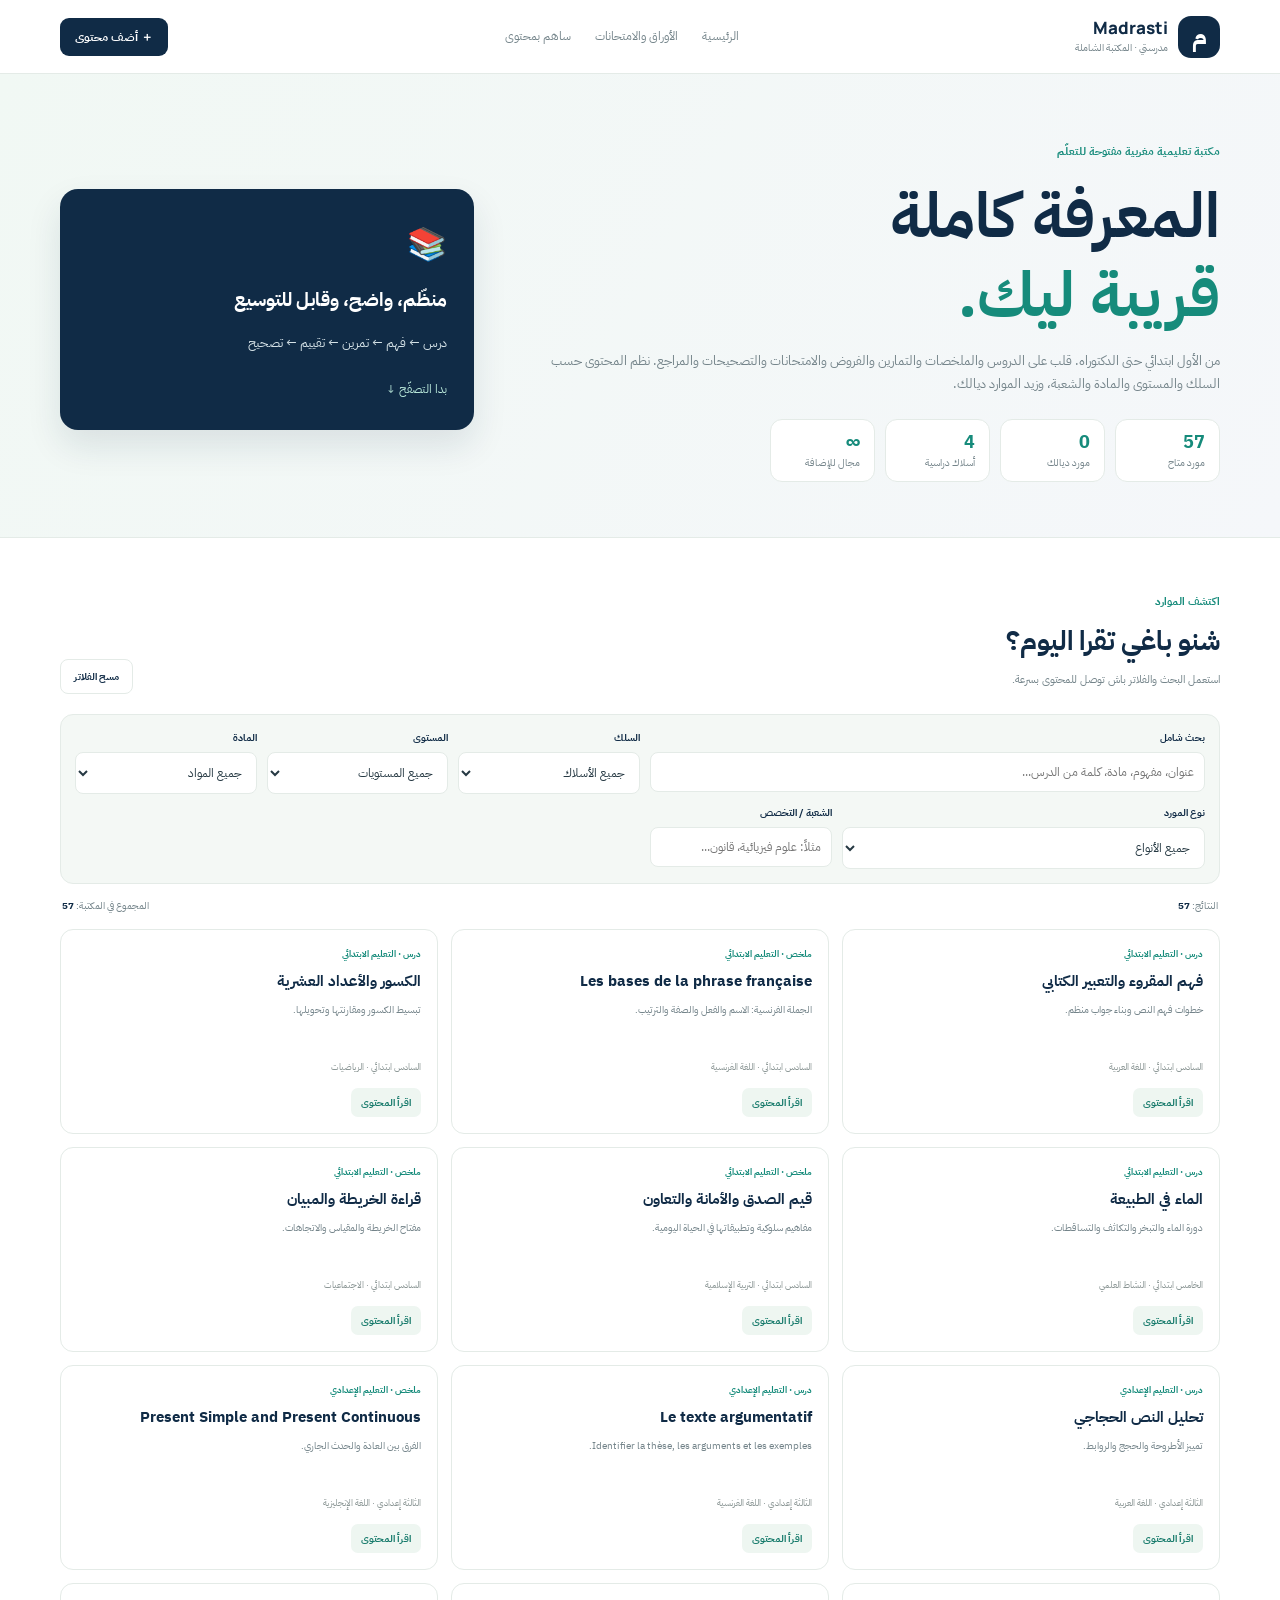
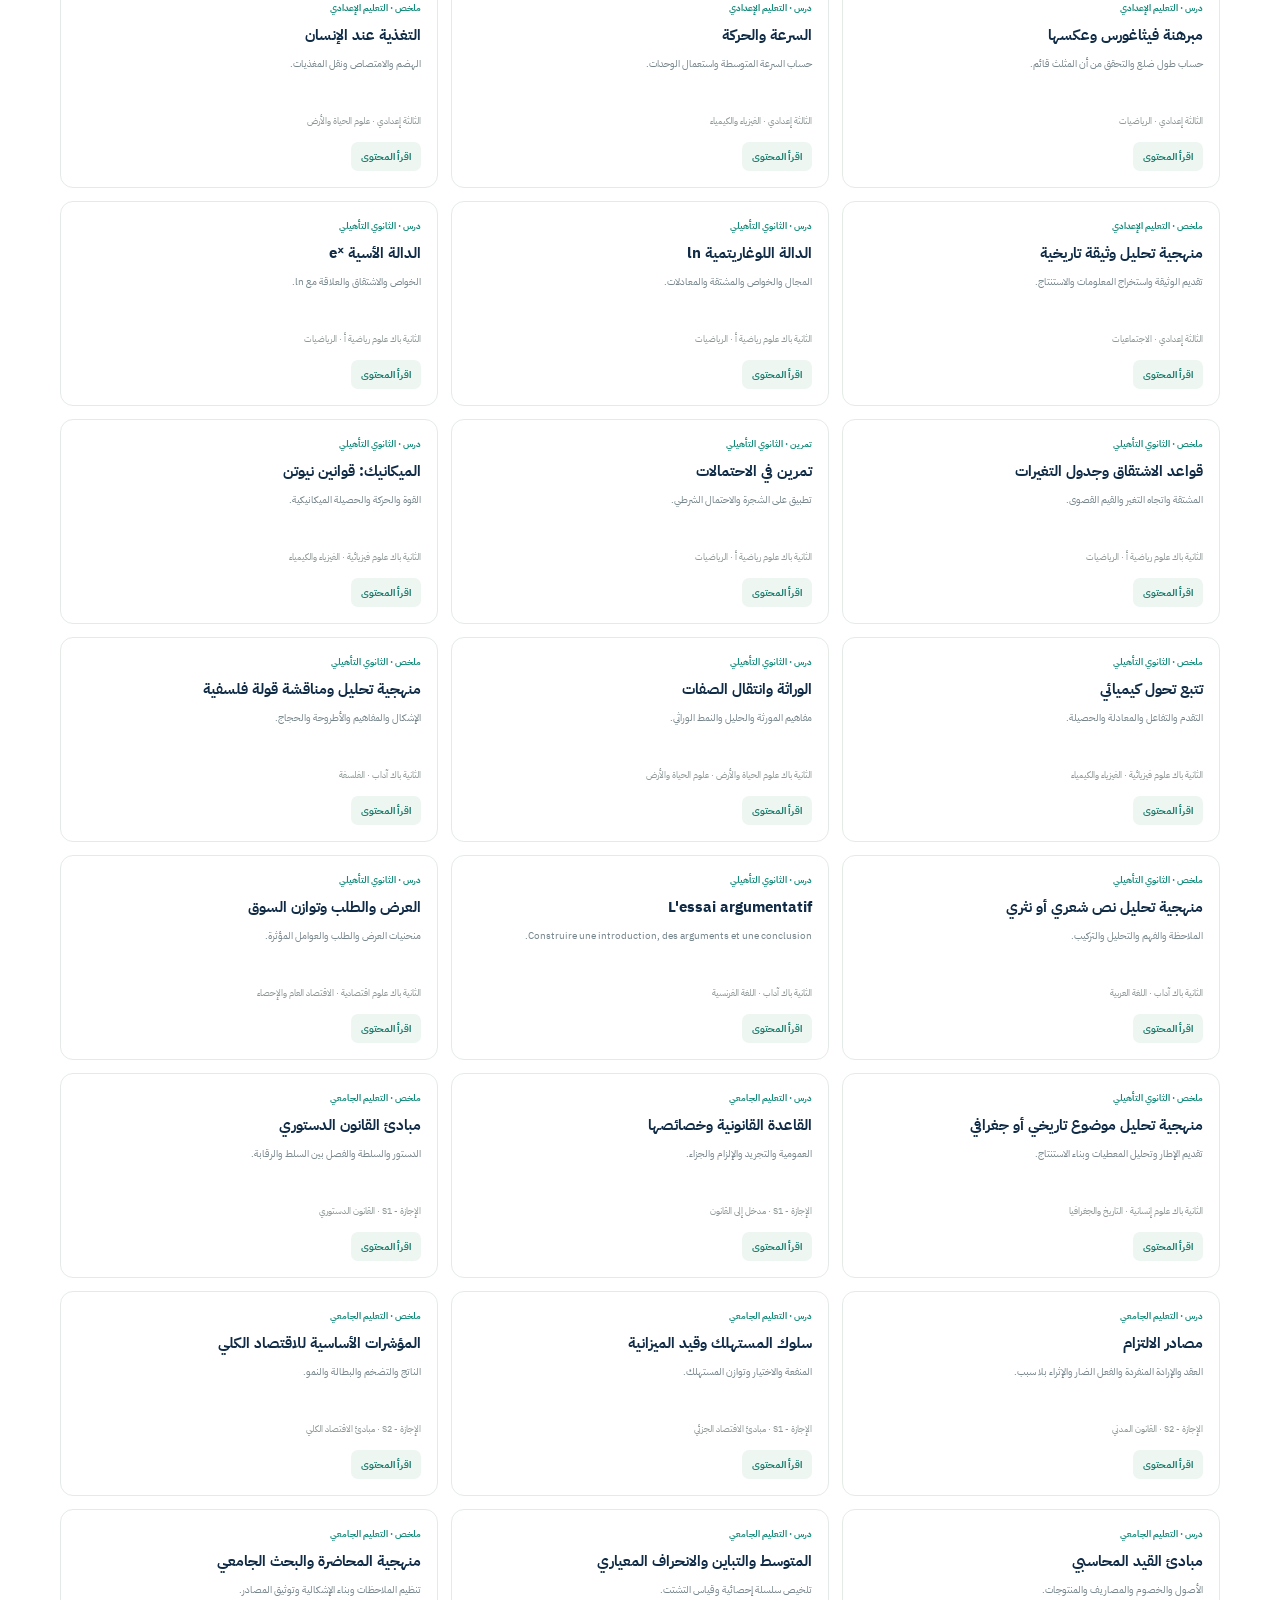
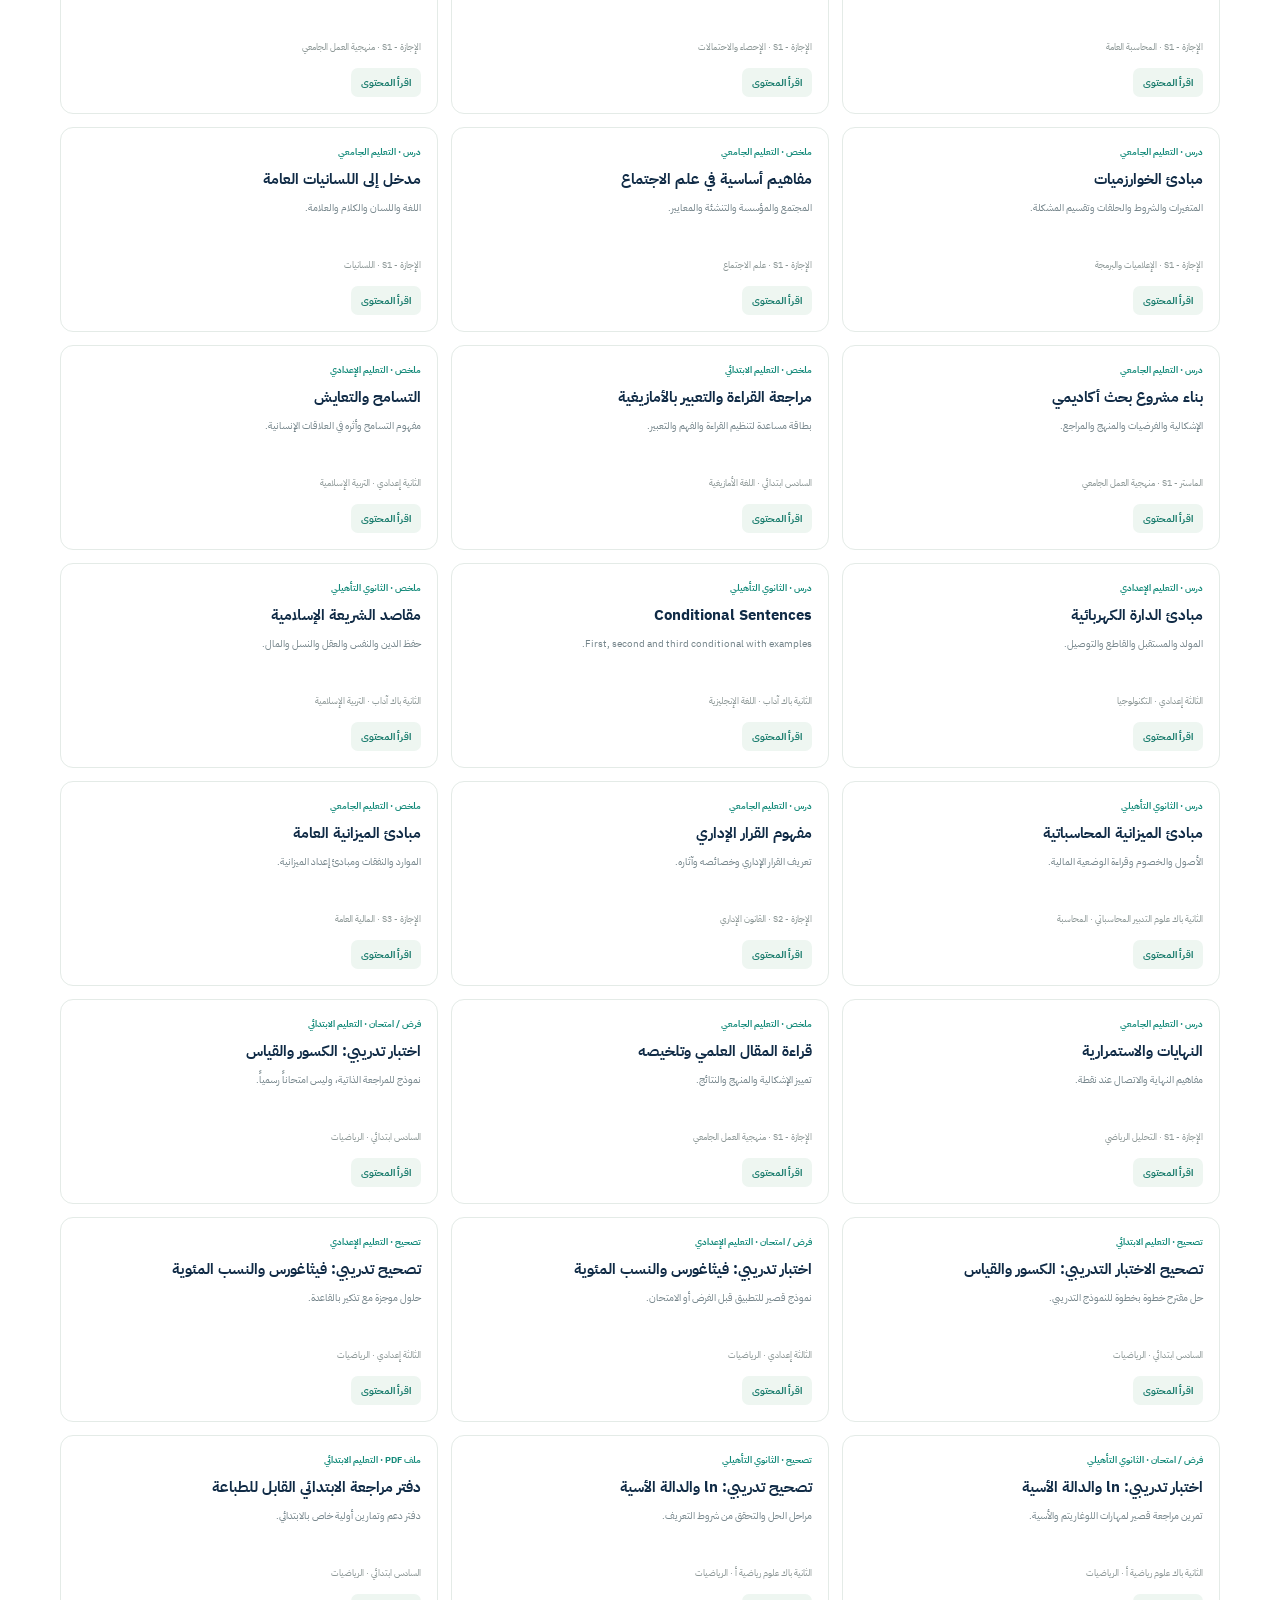
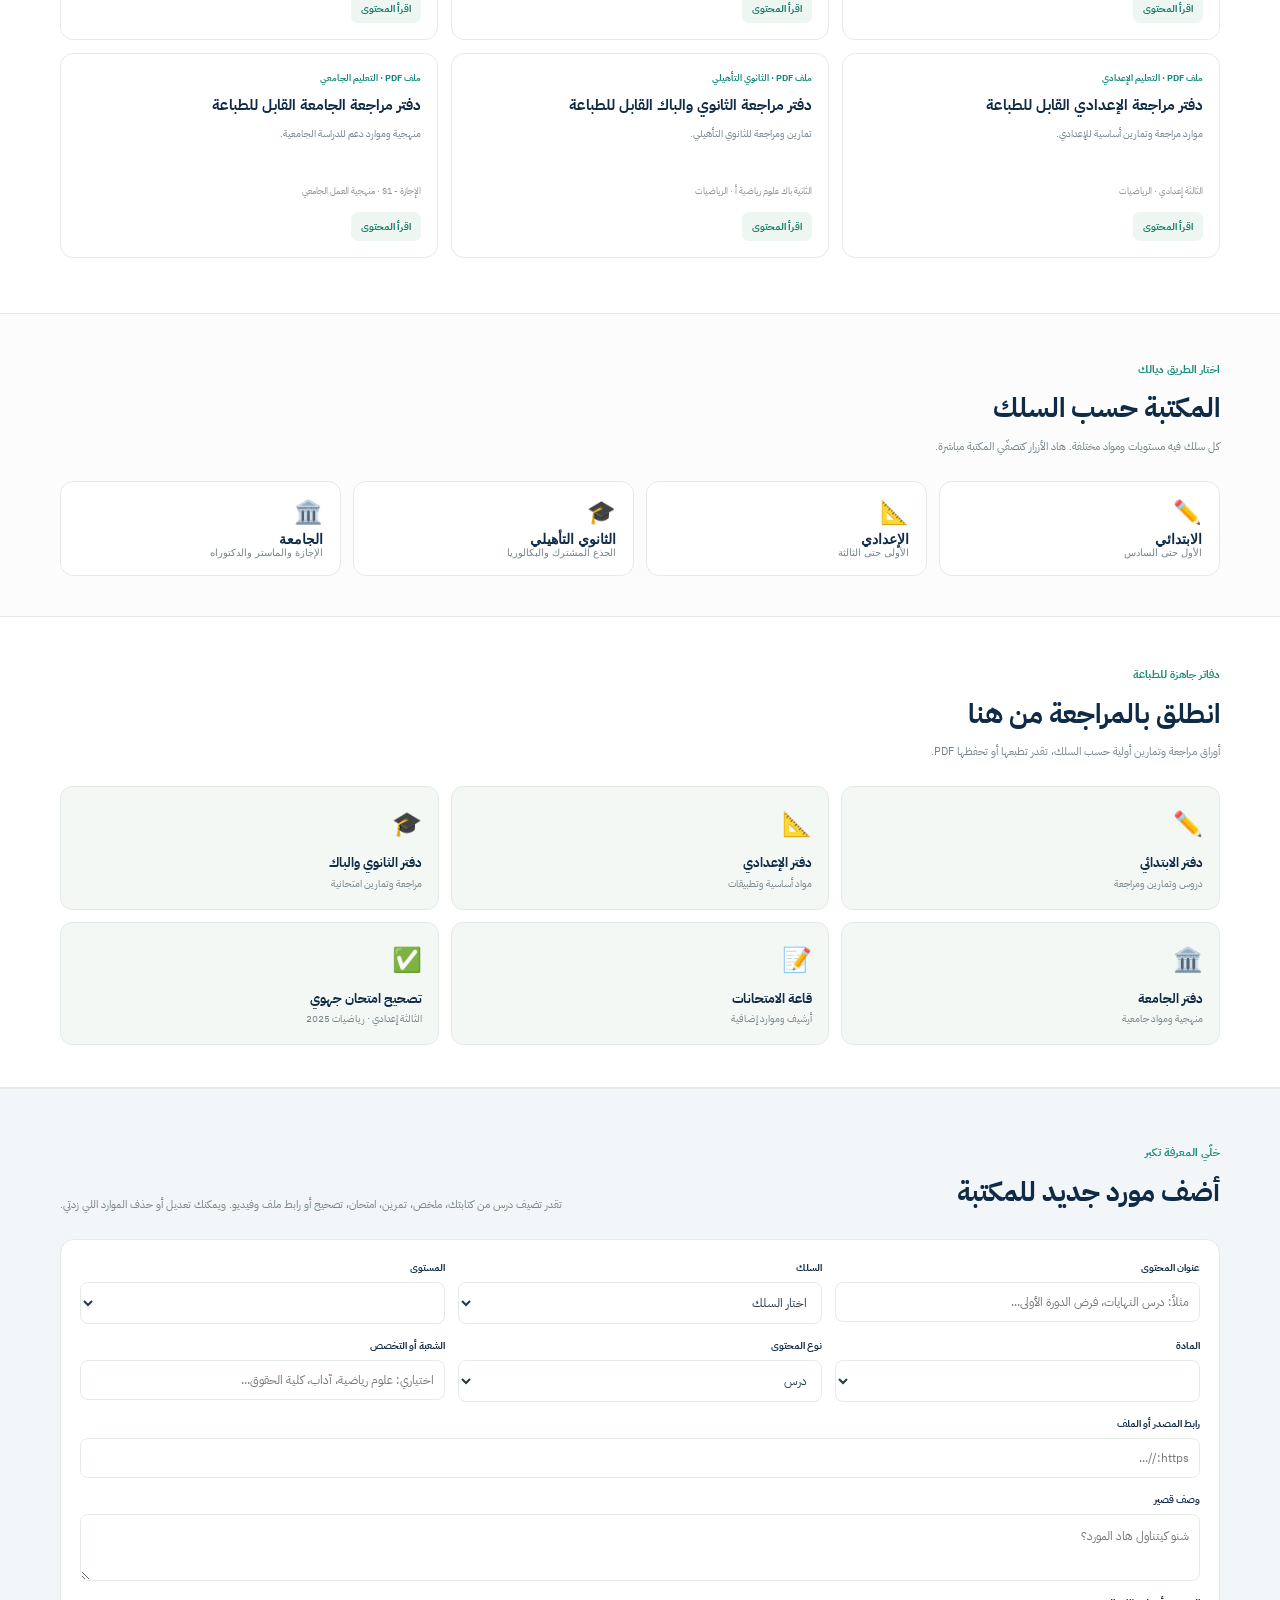
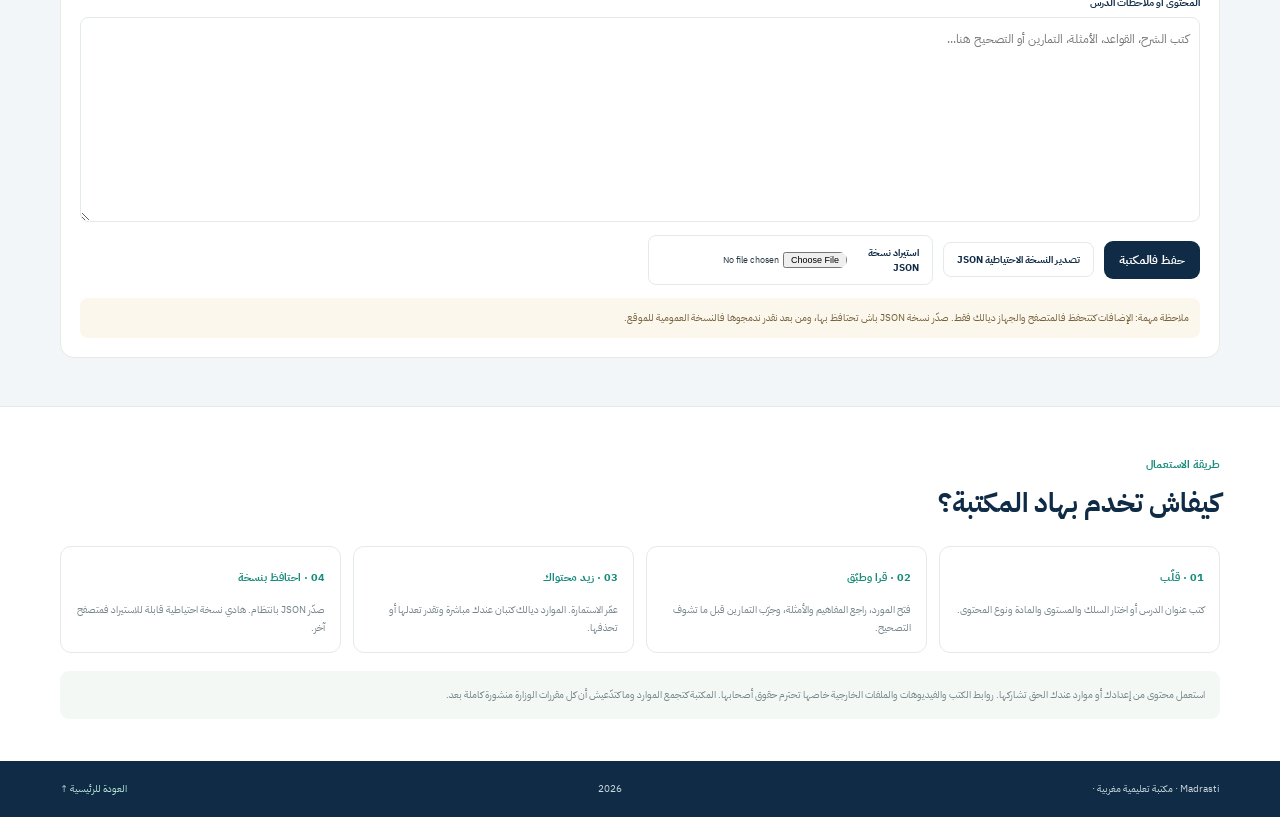
<file: library.html>
<!doctype html>
<html lang="ar" dir="rtl">
<head>
<meta charset="utf-8"><meta name="viewport" content="width=device-width,initial-scale=1">
<meta name="description" content="مكتبة Madrasti التعليمية: دروس وملخصات وتمارين وامتحانات وموارد للمنهاج المغربي من الابتدائي إلى الجامعة.">
<meta name="theme-color" content="#102b46">
<title>المكتبة الشاملة | Madrasti</title>
<link rel="preconnect" href="https://fonts.googleapis.com"><link rel="preconnect" href="https://fonts.gstatic.com" crossorigin>
<link href="https://fonts.googleapis.com/css2?family=IBM+Plex+Sans+Arabic:wght@400;500;600;700&family=Manrope:wght@500;700;800&display=swap" rel="stylesheet">
<link rel="stylesheet" href="library.css"><script src="library.js" defer></script>
</head>
<body>
<header>
<a class="brand" href="index.html"><span class="mark">م</span><span><b>Madrasti</b><small>مدرستي · المكتبة الشاملة</small></span></a>
<nav><a href="index.html">الرئيسية</a><a href="classroom.html">الأوراق والامتحانات</a><a href="#add">ساهم بمحتوى</a></nav>
<a class="headbtn" href="#add">＋ أضف محتوى</a>
</header>
<main>
<section class="hero"><div class="wrap hero-grid">
<div><small class="eyebrow">مكتبة تعليمية مغربية مفتوحة للتعلّم</small>
<h1>المعرفة كاملة<br><em>قريبة ليك.</em></h1>
<p>من الأول ابتدائي حتى الدكتوراه. قلب على الدروس والملخصات والتمارين والفروض والامتحانات والتصحيحات والمراجع. نظم المحتوى حسب السلك والمستوى والمادة والشعبة، وزيد الموارد ديالك.</p>
<div class="stats"><span><b id="resourceCount">0</b><small>مورد متاح</small></span><span><b id="myCount">0</b><small>مورد ديالك</small></span><span><b>4</b><small>أسلاك دراسية</small></span><span><b>∞</b><small>مجال للإضافة</small></span></div></div>
<div class="hero-note"><span>📚</span><b>منظّم، واضح، وقابل للتوسيع</b><p>درس ← فهم ← تمرين ← تقييم ← تصحيح</p><a href="#browse">بدا التصفّح ↓</a></div>
</div></section>
<section class="wrap browse" id="browse">
<div class="title-row"><div><small>اكتشف الموارد</small><h2>شنو باغي تقرا اليوم؟</h2><p>استعمل البحث والفلاتر باش توصل للمحتوى بسرعة.</p></div><button id="clearFilters" class="ghost" type="button">مسح الفلاتر</button></div>
<div class="filters">
<label class="search-label">بحث شامل<input id="search" type="search" placeholder="عنوان، مفهوم، مادة، كلمة من الدرس..."></label>
<label>السلك<select id="stage"></select></label>
<label>المستوى<select id="grade"></select></label>
<label>المادة<select id="subject"></select></label>
<label>نوع المورد<select id="kind"><option value="">جميع الأنواع</option><option value="lesson">درس</option><option value="summary">ملخص</option><option value="exercise">تمرين</option><option value="exam">فرض / امتحان</option><option value="correction">تصحيح</option><option value="book">كتاب / مرجع</option><option value="video">فيديو</option><option value="file">ملف PDF</option></select></label>
<label>الشعبة / التخصص<input id="trackFilter" placeholder="مثلاً: علوم فيزيائية، قانون..."></label>
</div>
<div class="result-bar"><span>النتائج: <b id="shownCount">0</b></span><span>المجموع في المكتبة: <b id="totalCount">0</b></span></div>
<div id="results" class="cards"></div><p id="empty" class="empty" hidden>ما لقيناش نتيجة بهاد الاختيارات. جرّب تبدّل الفلاتر أو زيد أول مورد ديالك من الاستمارة.</p>
</section>
<section class="roadmap"><div class="wrap"><div class="title-row"><div><small>اختار الطريق ديالك</small><h2>المكتبة حسب السلك</h2><p>كل سلك فيه مستويات ومواد مختلفة. هاد الأزرار كتصفّي المكتبة مباشرة.</p></div></div>
<div class="road-grid">
<button data-jump="primary"><span>✏️</span><b>الابتدائي</b><small>الأول حتى السادس</small></button>
<button data-jump="middle"><span>📐</span><b>الإعدادي</b><small>الأولى حتى الثالثة</small></button>
<button data-jump="high"><span>🎓</span><b>الثانوي التأهيلي</b><small>الجذع المشترك والبكالوريا</small></button>
<button data-jump="university"><span>🏛️</span><b>الجامعة</b><small>الإجازة والماستر والدكتوراه</small></button>
</div></div></section>
<section class="packs-section"><div class="wrap"><div class="title-row"><div><small>دفاتر جاهزة للطباعة</small><h2>انطلق بالمراجعة من هنا</h2><p>أوراق مراجعة وتمارين أولية حسب السلك، تقدر تطبعها أو تحفظها PDF.</p></div></div><div class="pack-grid">
<a href="packs/primary-study-pack.html"><span>✏️</span><b>دفتر الابتدائي</b><small>دروس وتمارين ومراجعة</small></a>
<a href="packs/middle-study-pack.html"><span>📐</span><b>دفتر الإعدادي</b><small>مواد أساسية وتطبيقات</small></a>
<a href="packs/high-study-pack.html"><span>🎓</span><b>دفتر الثانوي والباك</b><small>مراجعة وتمارين امتحانية</small></a>
<a href="packs/university-study-pack.html"><span>🏛️</span><b>دفتر الجامعة</b><small>منهجية ومواد جامعية</small></a>
<a href="classroom.html"><span>📝</span><b>قاعة الامتحانات</b><small>أرشيف وموارد إضافية</small></a>
<a href="corrections/3ac-maths-marrakech-safi-2025.html"><span>✅</span><b>تصحيح امتحان جهوي</b><small>الثالثة إعدادي · رياضيات 2025</small></a>
</div></div></section>
<section class="manage" id="add"><div class="wrap">
<div class="title-row"><div><small>خلّي المعرفة تكبر</small><h2>أضف مورد جديد للمكتبة</h2></div><p>تقدر تضيف درس من كتابتك، ملخص، تمرين، امتحان، تصحيح أو رابط ملف وفيديو. ويمكنك تعديل أو حذف الموارد اللي زدتي.</p></div>
<form id="addForm" class="form">
<input type="hidden" id="editId">
<label>عنوان المحتوى<input id="title" required maxlength="140" placeholder="مثلاً: درس النهايات، فرض الدورة الأولى..."></label>
<label>السلك<select id="newStage" required></select></label>
<label>المستوى<select id="newGrade" required></select></label>
<label>المادة<select id="newSubject" required></select></label>
<label>نوع المحتوى<select id="newKind"><option value="lesson">درس</option><option value="summary">ملخص</option><option value="exercise">تمرين</option><option value="exam">فرض / امتحان</option><option value="correction">تصحيح</option><option value="book">كتاب / مرجع</option><option value="video">فيديو</option><option value="file">ملف PDF</option></select></label>
<label>الشعبة أو التخصص<input id="track" maxlength="100" placeholder="اختياري: علوم رياضية، آداب، كلية الحقوق..."></label>
<label class="wide">رابط المصدر أو الملف<input id="url" type="url" placeholder="https://..."></label>
<label class="wide">وصف قصير<textarea id="description" rows="2" maxlength="300" placeholder="شنو كيتناول هاد المورد؟"></textarea></label>
<label class="wide">المحتوى أو ملاحظات الدرس<textarea id="body" rows="8" placeholder="كتب الشرح، القواعد، الأمثلة، التمارين أو التصحيح هنا..."></textarea></label>
<div class="wide form-actions"><button class="primary" type="submit" id="saveButton">حفظ فالمكتبة</button><button class="ghost" type="button" id="cancelEdit" hidden>إلغاء التعديل</button><button class="ghost" type="button" id="export">تصدير النسخة الاحتياطية JSON</button><label class="import">استيراد نسخة JSON<input type="file" id="import" accept=".json,application/json"></label></div>
<p id="notice" class="notice wide" role="status" aria-live="polite">ملاحظة مهمة: الإضافات كتتحفظ فالمتصفح والجهاز ديالك فقط. صدّر نسخة JSON باش تحتافظ بها، ومن بعد نقدر ندمجوها فالنسخة العمومية للموقع.</p>
</form></div></section>
<section class="wrap guide"><div><small>طريقة الاستعمال</small><h2>كيفاش تخدم بهاد المكتبة؟</h2></div>
<div class="guide-grid"><article><b>01 · قلّب</b><p>كتب عنوان الدرس أو اختار السلك والمستوى والمادة ونوع المحتوى.</p></article><article><b>02 · قرا وطبّق</b><p>فتح المورد، راجع المفاهيم والأمثلة، وجرّب التمارين قبل ما تشوف التصحيح.</p></article><article><b>03 · زيد محتواك</b><p>عمّر الاستمارة. الموارد ديالك كتبان عندك مباشرة وتقدر تعدلها أو تحذفها.</p></article><article><b>04 · احتافظ بنسخة</b><p>صدّر JSON بانتظام. هادي نسخة احتياطية قابلة للاستيراد فمتصفح آخر.</p></article></div>
<p class="copyright-note">استعمل محتوى من إعدادك أو موارد عندك الحق تشاركها. روابط الكتب والفيديوهات والملفات الخارجية خاصها تحترم حقوق أصحابها. المكتبة كتجمع الموارد وما كتدّعيش أن كل مقررات الوزارة منشورة كاملة بعد.</p>
</section>
</main>
<footer><div class="wrap">Madrasti · مكتبة تعليمية مغربية · <span id="year"></span><a href="index.html">العودة للرئيسية ↑</a></div></footer>
</body></html>
</file>
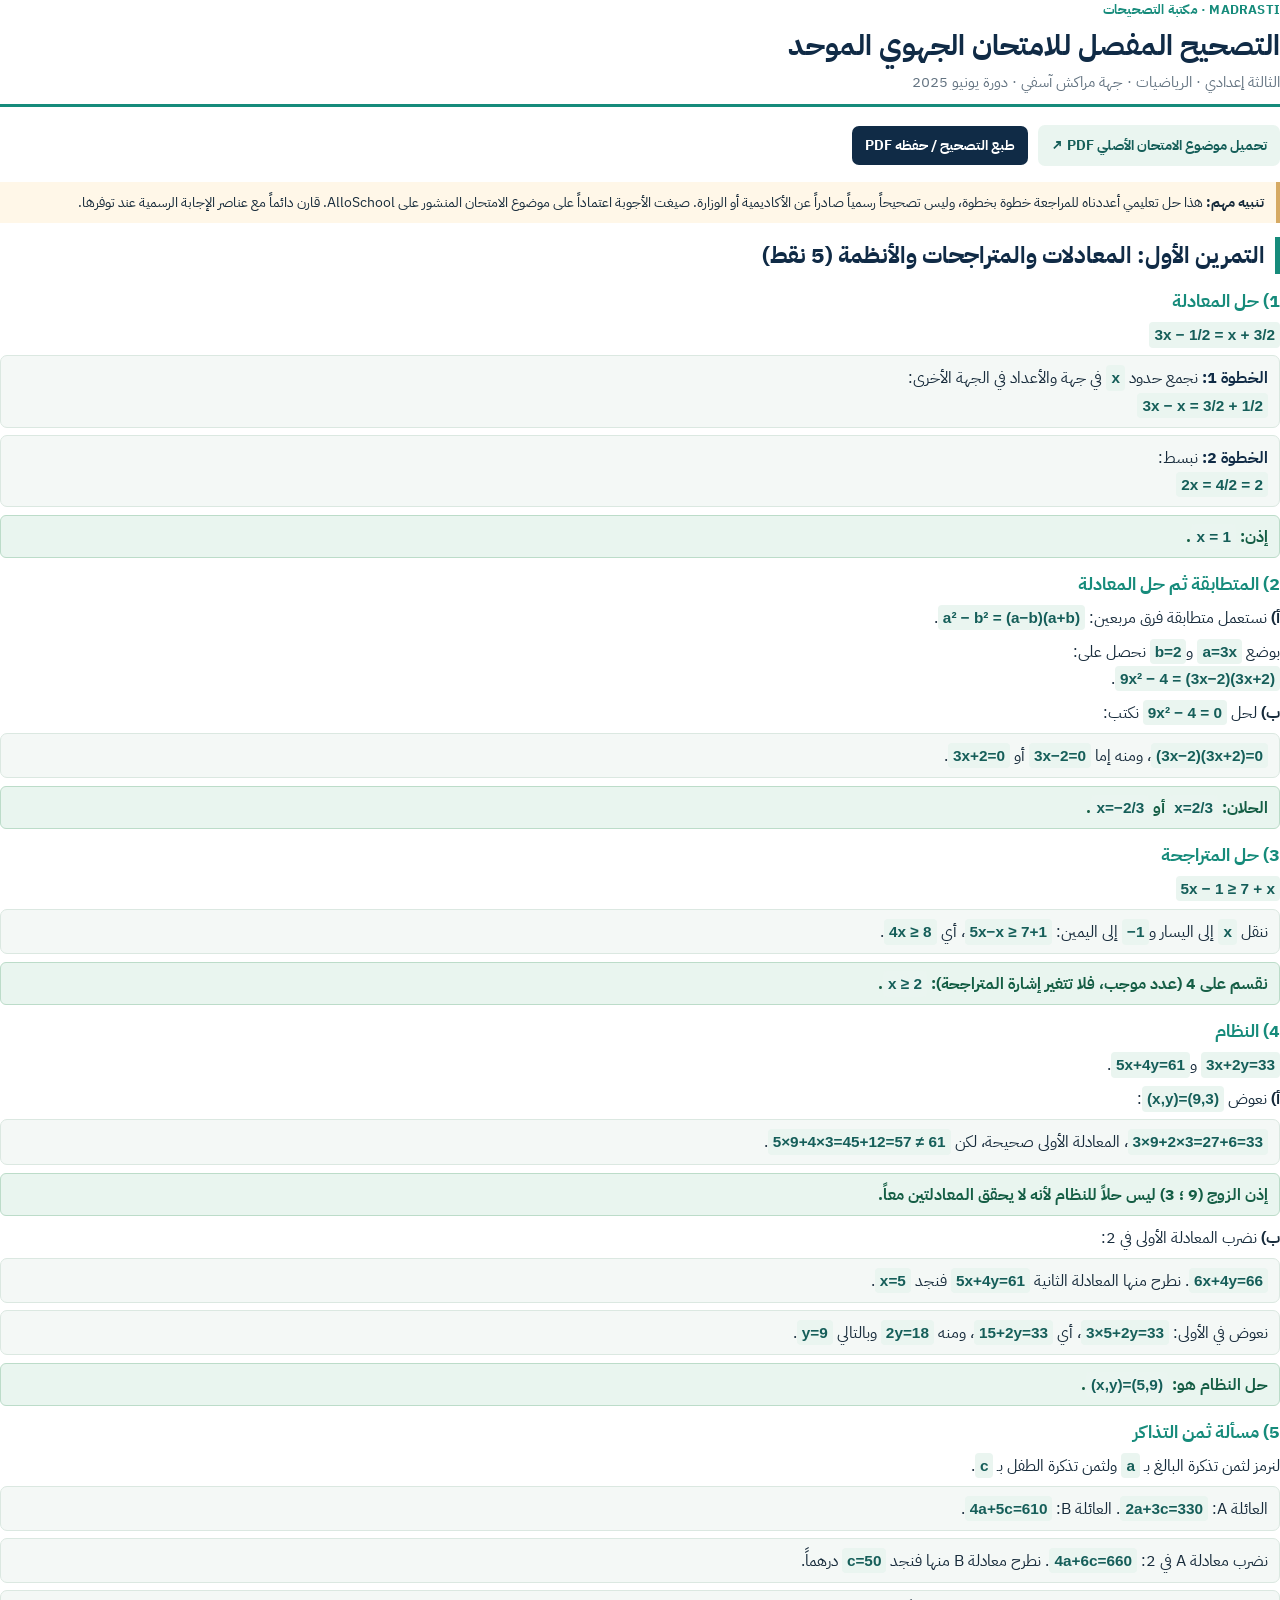
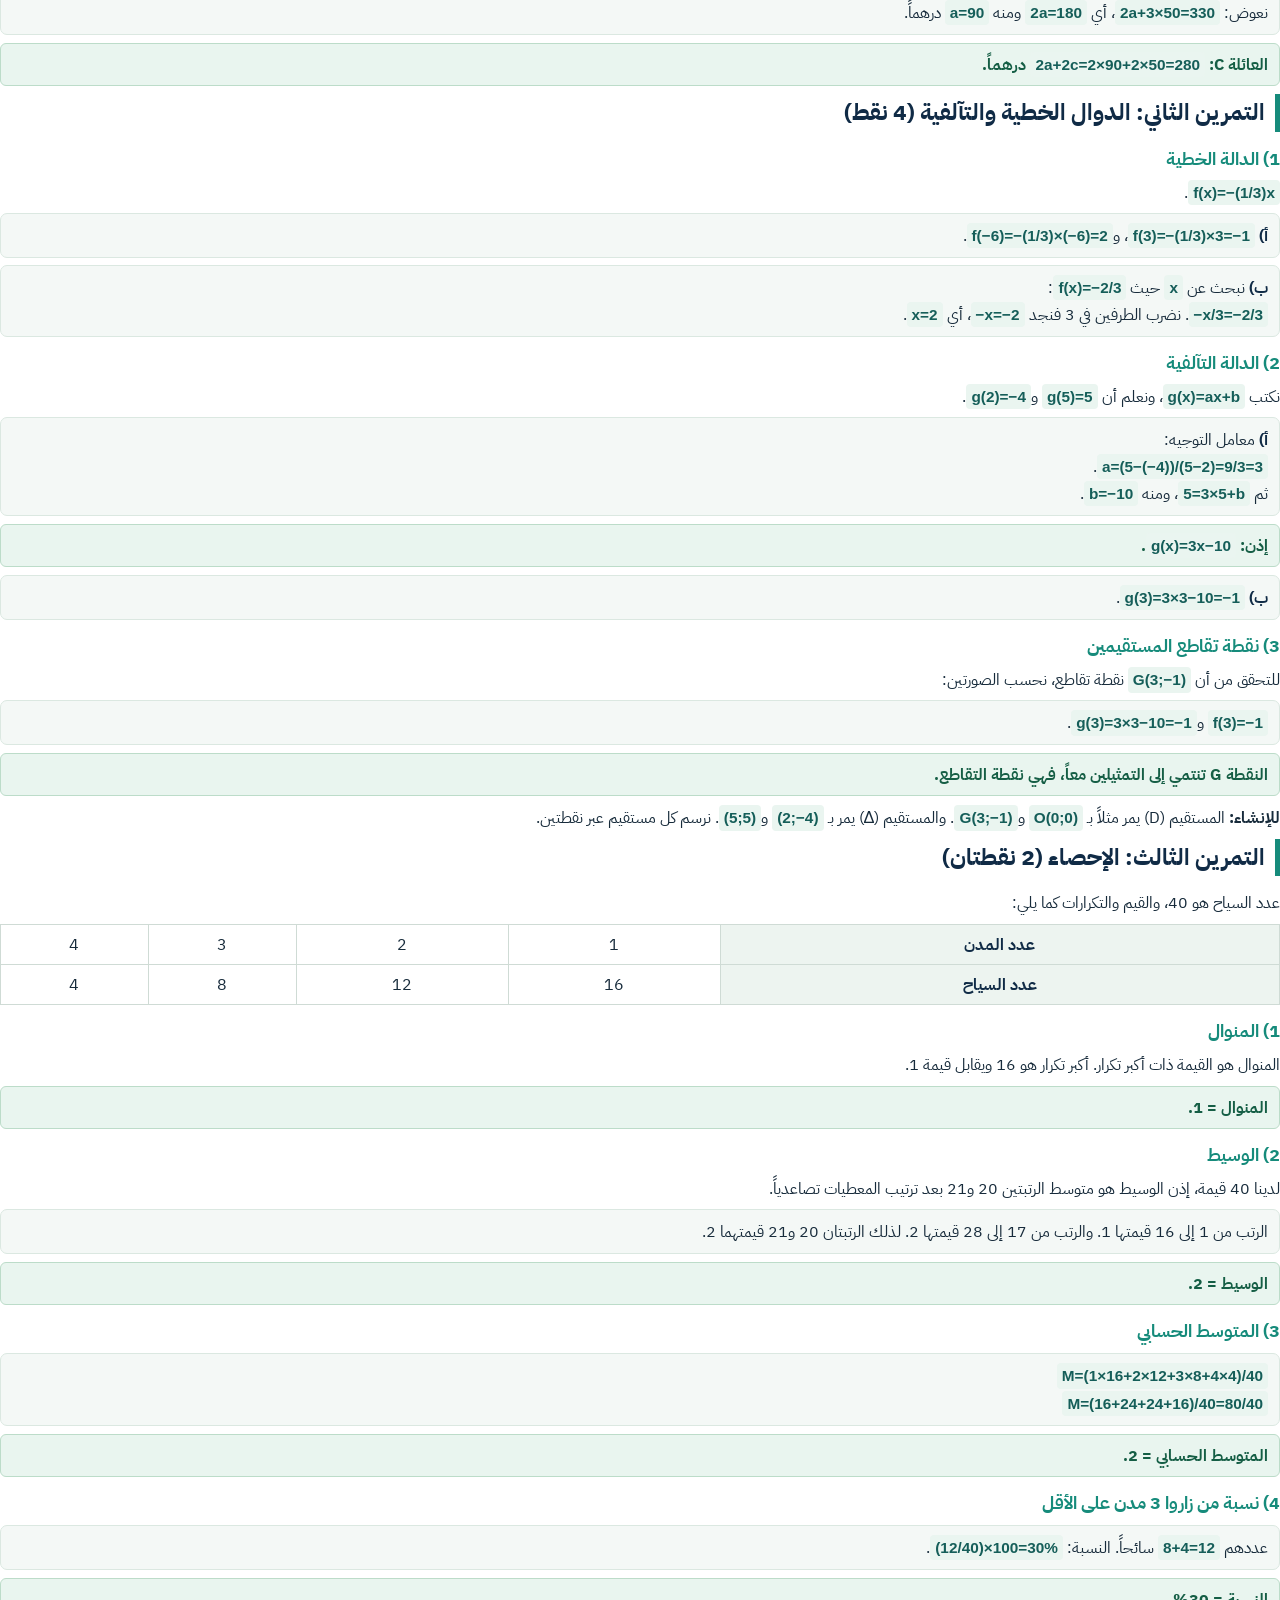
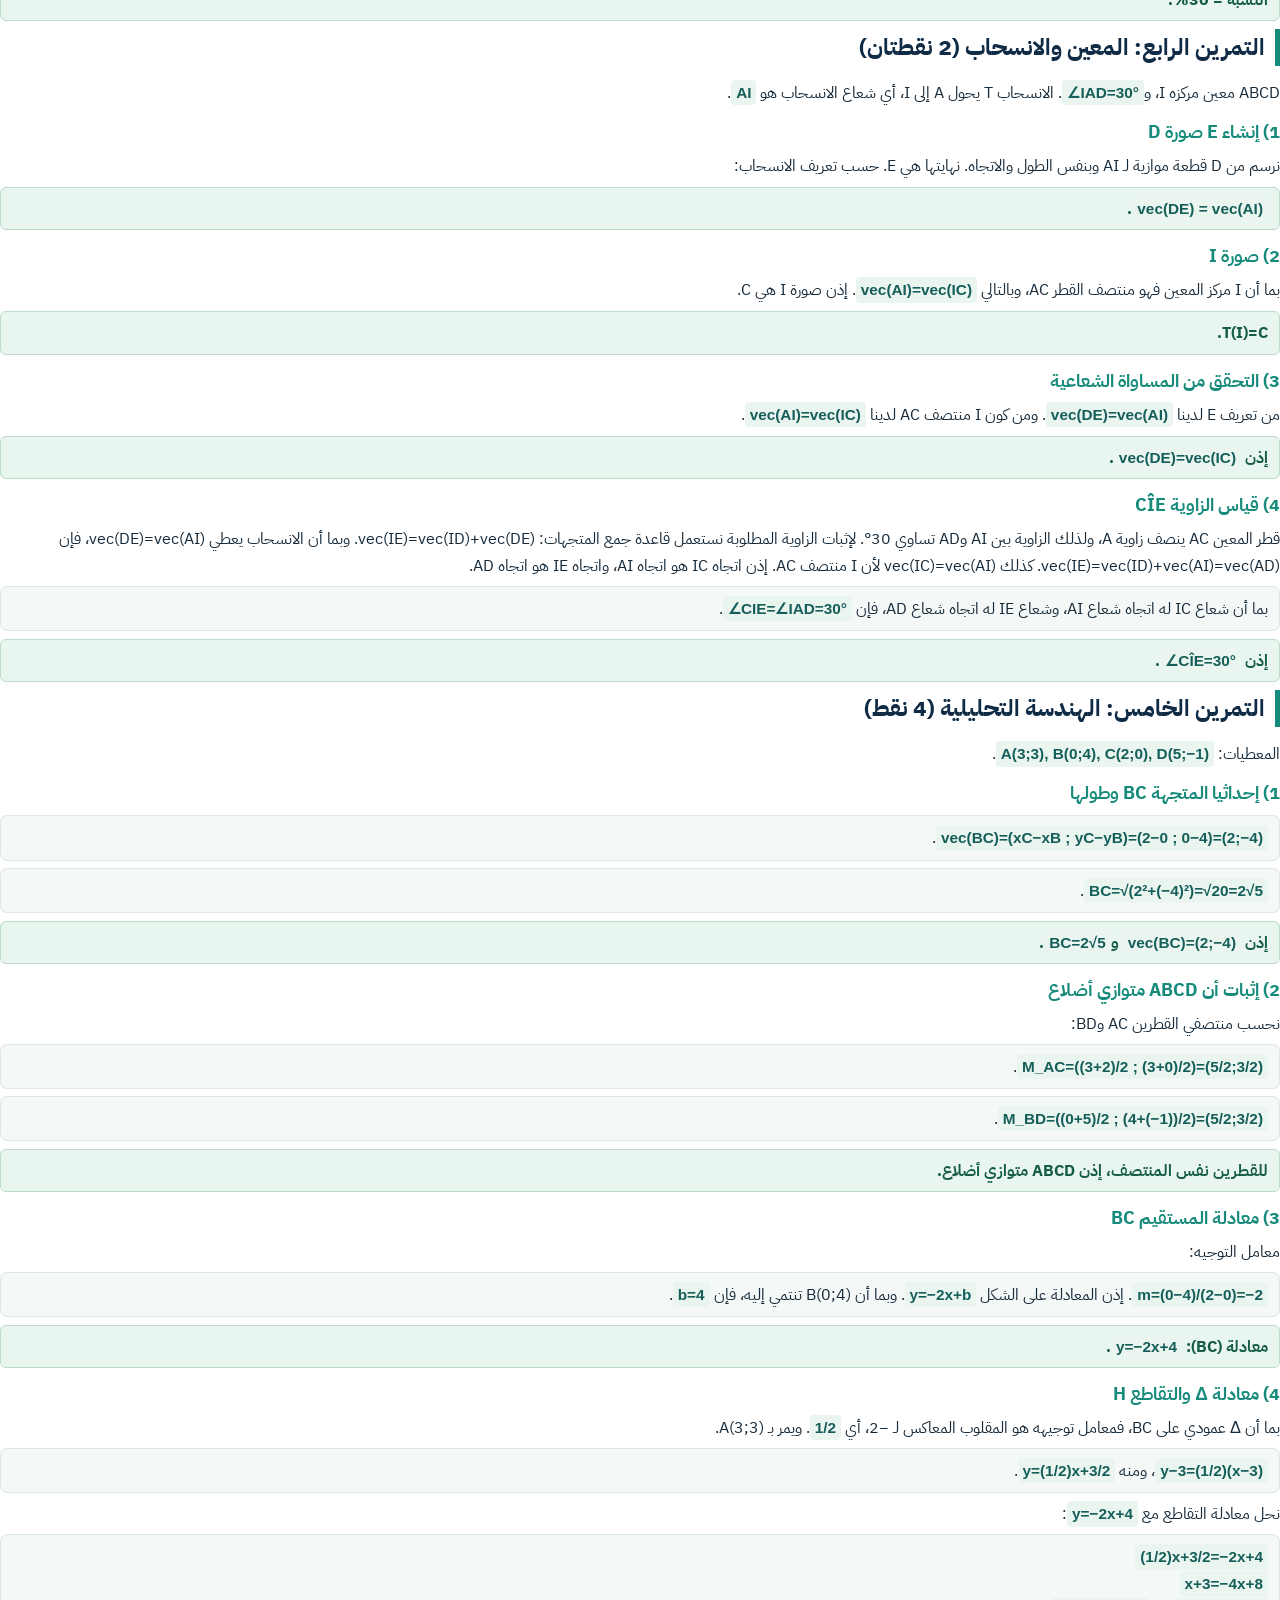
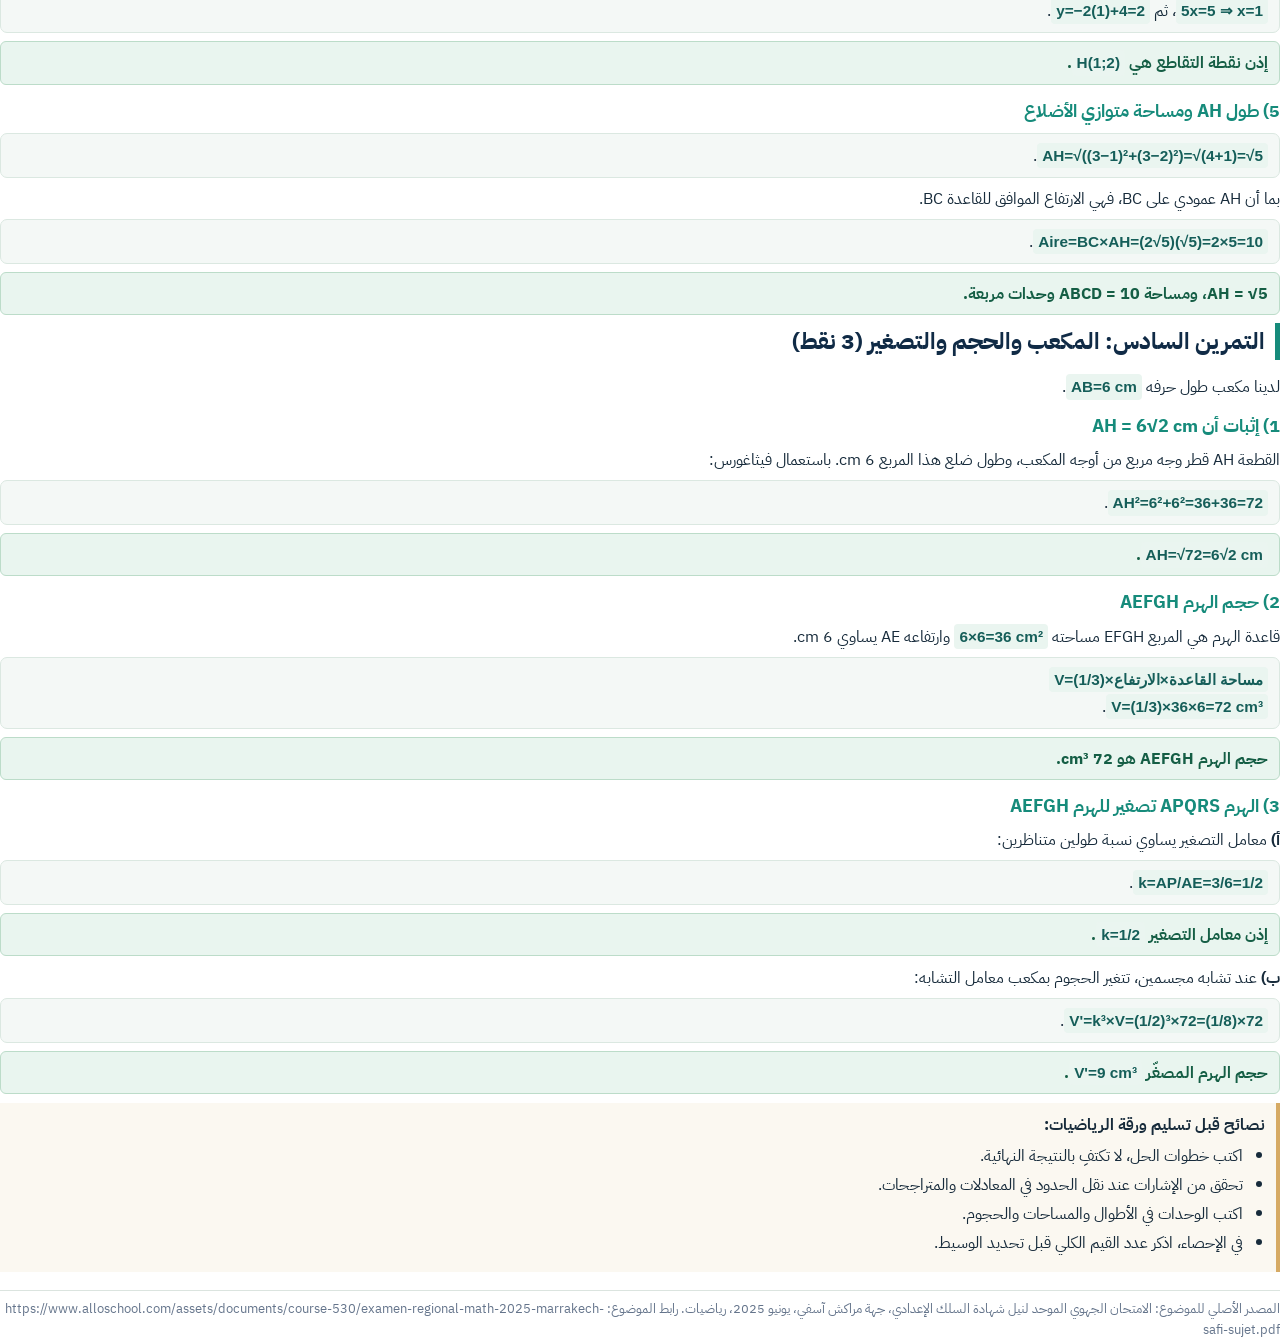
<file: corrections/3ac-maths-marrakech-safi-2025.html>
<!doctype html>
<html lang="ar" dir="rtl">
<head>
<meta charset="utf-8">
<meta name="viewport" content="width=device-width,initial-scale=1">
<meta name="description" content="التصحيح التعليمي المفصل للامتحان الجهوي الموحد للرياضيات الثالثة إعدادي، جهة مراكش آسفي، يونيو 2025.">
<title>تصحيح جهوي الرياضيات 3 إعدادي 2025 | Madrasti</title>
<link rel="preconnect" href="https://fonts.googleapis.com">
<link rel="preconnect" href="https://fonts.gstatic.com" crossorigin>
<link href="https://fonts.googleapis.com/css2?family=IBM+Plex+Sans+Arabic:wght@400;500;600;700&display=swap" rel="stylesheet">
<style>
@page{size:A4;margin:17mm 16mm 18mm}
*{box-sizing:border-box}
body{font-family:"IBM Plex Sans Arabic",Tahoma,Arial,sans-serif;color:#172b3b;font-size:12.3pt;line-height:1.65;margin:0;background:#fff}
h1,h2,h3,p{margin-top:0}
.cover{border-bottom:3px solid #168b7b;padding-bottom:10px;margin-bottom:18px}
.kicker{font-size:10pt;color:#168b7b;font-weight:700;letter-spacing:.2px}
h1{font-size:22pt;color:#102b46;margin:4px 0;line-height:1.35}
.subtitle{font-size:11pt;color:#637381;margin:0}
.toolbar{display:flex;gap:10px;align-items:center;flex-wrap:wrap;margin:12px 0 16px}
.tool-link,.tool-button{font-family:inherit;font-size:10.5pt;font-weight:700;border:0;border-radius:7px;padding:9px 13px;text-decoration:none;cursor:pointer}
.tool-link{background:#eaf5f0;color:#155e59}.tool-button{background:#102b46;color:#fff}
.notice{background:#fff7e8;border-right:4px solid #d6aa64;padding:9px 12px;margin:14px 0;font-size:10.5pt}
.section{page-break-before:always;break-before:page}
.section.first,.section.last{page-break-before:auto;break-before:auto}
h2{font-size:17pt;color:#102b46;border-right:5px solid #168b7b;padding-right:10px;margin-bottom:13px}
h3{font-size:13.2pt;color:#168b7b;margin:12px 0 5px}
p{margin-bottom:7px}
.step{background:#f4f8f6;border:1px solid #dbe8e1;border-radius:7px;padding:8px 11px;margin:7px 0;break-inside:avoid}
.step b{color:#102b46}
.eq{direction:ltr;unicode-bidi:isolate;display:inline-block;font-family:Arial,sans-serif;font-size:11.5pt;font-weight:700;color:#155e59;background:#eaf5f0;padding:0 5px;border-radius:4px}
.result{background:#e9f5ef;border:1px solid #bcdcc9;padding:7px 11px;border-radius:6px;margin:8px 0;font-weight:700;color:#155e45;break-inside:avoid}
table{width:100%;border-collapse:collapse;margin:8px 0;break-inside:avoid}
th,td{border:1px solid #cfdbd5;padding:6px;text-align:center}
th{background:#edf4f0;color:#102b46}
ul{margin:4px 0 8px;padding-right:22px}
li{margin:2px 0}
.callout{border-right:4px solid #d6aa64;background:#fbf8f1;padding:8px 11px;margin:9px 0;break-inside:avoid}
.footer-note{margin-top:18px;padding-top:8px;border-top:1px solid #dbe4df;font-size:9.5pt;color:#64748b;overflow-wrap:anywhere}
@media print{.toolbar{display:none}body{font-size:11.5pt}}
</style>
</head>
<body>
<div class="cover">
 <div class="kicker">MADRASTI · مكتبة التصحيحات</div>
 <h1>التصحيح المفصل للامتحان الجهوي الموحد</h1>
 <p class="subtitle">الثالثة إعدادي · الرياضيات · جهة مراكش آسفي · دورة يونيو 2025</p>
</div>
<div class="toolbar">
  <a class="tool-link" href="https://www.alloschool.com/assets/documents/course-530/examen-regional-math-2025-marrakech-safi-sujet.pdf" target="_blank" rel="noopener">تحميل موضوع الامتحان الأصلي PDF ↗</a>
  <button class="tool-button" onclick="window.print()">طبع التصحيح / حفظه PDF</button>
</div>
<div class="notice"><b>تنبيه مهم:</b> هذا حل تعليمي أعددناه للمراجعة خطوة بخطوة، وليس تصحيحاً رسمياً صادراً عن الأكاديمية أو الوزارة. صيغت الأجوبة اعتماداً على موضوع الامتحان المنشور على AlloSchool. قارن دائماً مع عناصر الإجابة الرسمية عند توفرها.</div>

<section class="section first">
<h2>التمرين الأول: المعادلات والمتراجحات والأنظمة (5 نقط)</h2>
<h3>1) حل المعادلة</h3>
<p><span class="eq">3x − 1/2 = x + 3/2</span></p>
<div class="step"><b>الخطوة 1:</b> نجمع حدود <span class="eq">x</span> في جهة والأعداد في الجهة الأخرى:<br><span class="eq">3x − x = 3/2 + 1/2</span></div>
<div class="step"><b>الخطوة 2:</b> نبسط:<br><span class="eq">2x = 4/2 = 2</span></div>
<div class="result">إذن: <span class="eq">x = 1</span>.</div>
<h3>2) المتطابقة ثم حل المعادلة</h3>
<p><b>أ)</b> نستعمل متطابقة فرق مربعين: <span class="eq">a² − b² = (a−b)(a+b)</span>.</p>
<p>بوضع <span class="eq">a=3x</span> و<span class="eq">b=2</span> نحصل على:<br><span class="eq">9x² − 4 = (3x−2)(3x+2)</span>.</p>
<p><b>ب)</b> لحل <span class="eq">9x² − 4 = 0</span> نكتب:</p>
<div class="step"><span class="eq">(3x−2)(3x+2)=0</span>، ومنه إما <span class="eq">3x−2=0</span> أو <span class="eq">3x+2=0</span>.</div>
<div class="result">الحلان: <span class="eq">x=2/3</span> أو <span class="eq">x=−2/3</span>.</div>
<h3>3) حل المتراجحة</h3>
<p><span class="eq">5x − 1 ≥ 7 + x</span></p>
<div class="step">ننقل <span class="eq">x</span> إلى اليسار و<span class="eq">−1</span> إلى اليمين: <span class="eq">5x−x ≥ 7+1</span>، أي <span class="eq">4x ≥ 8</span>.</div>
<div class="result">نقسم على 4 (عدد موجب، فلا تتغير إشارة المتراجحة): <span class="eq">x ≥ 2</span>.</div>
<h3>4) النظام</h3>
<p><span class="eq">3x+2y=33</span> و<span class="eq">5x+4y=61</span>.</p>
<p><b>أ)</b> نعوض <span class="eq">(x,y)=(9,3)</span>:</p>
<div class="step"><span class="eq">3×9+2×3=27+6=33</span>، المعادلة الأولى صحيحة، لكن <span class="eq">5×9+4×3=45+12=57 ≠ 61</span>.</div>
<div class="result">إذن الزوج (9 ؛ 3) ليس حلاً للنظام لأنه لا يحقق المعادلتين معاً.</div>
<p><b>ب)</b> نضرب المعادلة الأولى في 2:</p>
<div class="step"><span class="eq">6x+4y=66</span>. نطرح منها المعادلة الثانية <span class="eq">5x+4y=61</span> فنجد <span class="eq">x=5</span>.</div>
<div class="step">نعوض في الأولى: <span class="eq">3×5+2y=33</span>، أي <span class="eq">15+2y=33</span>، ومنه <span class="eq">2y=18</span> وبالتالي <span class="eq">y=9</span>.</div>
<div class="result">حل النظام هو: <span class="eq">(x,y)=(5,9)</span>.</div>
<h3>5) مسألة ثمن التذاكر</h3>
<p>لنرمز لثمن تذكرة البالغ بـ <span class="eq">a</span> ولثمن تذكرة الطفل بـ <span class="eq">c</span>.</p>
<div class="step">العائلة A: <span class="eq">2a+3c=330</span>. العائلة B: <span class="eq">4a+5c=610</span>.</div>
<div class="step">نضرب معادلة A في 2: <span class="eq">4a+6c=660</span>. نطرح معادلة B منها فنجد <span class="eq">c=50</span> درهماً.</div>
<div class="step">نعوض: <span class="eq">2a+3×50=330</span>، أي <span class="eq">2a=180</span> ومنه <span class="eq">a=90</span> درهماً.</div>
<div class="result">العائلة C: <span class="eq">2a+2c=2×90+2×50=280</span> درهماً.</div>
</section>

<section class="section">
<h2>التمرين الثاني: الدوال الخطية والتآلفية (4 نقط)</h2>
<h3>1) الدالة الخطية</h3>
<p><span class="eq">f(x)=−(1/3)x</span>.</p>
<div class="step"><b>أ)</b> <span class="eq">f(3)=−(1/3)×3=−1</span>، و<span class="eq">f(−6)=−(1/3)×(−6)=2</span>.</div>
<div class="step"><b>ب)</b> نبحث عن <span class="eq">x</span> حيث <span class="eq">f(x)=−2/3</span>:<br><span class="eq">−x/3=−2/3</span>. نضرب الطرفين في 3 فنجد <span class="eq">−x=−2</span>، أي <span class="eq">x=2</span>.</div>
<h3>2) الدالة التآلفية</h3>
<p>نكتب <span class="eq">g(x)=ax+b</span>، ونعلم أن <span class="eq">g(5)=5</span> و<span class="eq">g(2)=−4</span>.</p>
<div class="step"><b>أ)</b> معامل التوجيه:<br><span class="eq">a=(5−(−4))/(5−2)=9/3=3</span>.<br>ثم <span class="eq">5=3×5+b</span>، ومنه <span class="eq">b=−10</span>.</div>
<div class="result">إذن: <span class="eq">g(x)=3x−10</span>.</div>
<div class="step"><b>ب)</b> <span class="eq">g(3)=3×3−10=−1</span>.</div>
<h3>3) نقطة تقاطع المستقيمين</h3>
<p>للتحقق من أن <span class="eq">G(3;−1)</span> نقطة تقاطع، نحسب الصورتين:</p>
<div class="step"><span class="eq">f(3)=−1</span> و<span class="eq">g(3)=3×3−10=−1</span>.</div>
<div class="result">النقطة G تنتمي إلى التمثيلين معاً، فهي نقطة التقاطع.</div>
<p><b>للإنشاء:</b> المستقيم (D) يمر مثلاً بـ <span class="eq">O(0;0)</span> و<span class="eq">G(3;−1)</span>. والمستقيم (Δ) يمر بـ <span class="eq">(2;−4)</span> و<span class="eq">(5;5)</span>. نرسم كل مستقيم عبر نقطتين.</p>
</section>

<section class="section">
<h2>التمرين الثالث: الإحصاء (2 نقطتان)</h2>
<p>عدد السياح هو 40، والقيم والتكرارات كما يلي:</p>
<table><tr><th>عدد المدن</th><td>1</td><td>2</td><td>3</td><td>4</td></tr><tr><th>عدد السياح</th><td>16</td><td>12</td><td>8</td><td>4</td></tr></table>
<h3>1) المنوال</h3>
<p>المنوال هو القيمة ذات أكبر تكرار. أكبر تكرار هو 16 ويقابل قيمة 1.</p>
<div class="result">المنوال = 1.</div>
<h3>2) الوسيط</h3>
<p>لدينا 40 قيمة، إذن الوسيط هو متوسط الرتبتين 20 و21 بعد ترتيب المعطيات تصاعدياً.</p>
<div class="step">الرتب من 1 إلى 16 قيمتها 1. والرتب من 17 إلى 28 قيمتها 2. لذلك الرتبتان 20 و21 قيمتهما 2.</div>
<div class="result">الوسيط = 2.</div>
<h3>3) المتوسط الحسابي</h3>
<div class="step"><span class="eq">M=(1×16+2×12+3×8+4×4)/40</span><br><span class="eq">M=(16+24+24+16)/40=80/40</span></div>
<div class="result">المتوسط الحسابي = 2.</div>
<h3>4) نسبة من زاروا 3 مدن على الأقل</h3>
<div class="step">عددهم <span class="eq">8+4=12</span> سائحاً. النسبة: <span class="eq">(12/40)×100=30%</span>.</div>
<div class="result">النسبة = 30%.</div>
</section>

<section class="section">
<h2>التمرين الرابع: المعين والانسحاب (2 نقطتان)</h2>
<p>ABCD معين مركزه I، و<span class="eq">∠IAD=30°</span>. الانسحاب T يحول A إلى I، أي شعاع الانسحاب هو <span class="eq">AI</span>.</p>
<h3>1) إنشاء E صورة D</h3>
<p>نرسم من D قطعة موازية لـ AI وبنفس الطول والاتجاه. نهايتها هي E. حسب تعريف الانسحاب:</p>
<div class="result"><span class="eq">vec(DE) = vec(AI)</span>.</div>
<h3>2) صورة I</h3>
<p>بما أن I مركز المعين فهو منتصف القطر AC، وبالتالي <span class="eq">vec(AI)=vec(IC)</span>. إذن صورة I هي C.</p>
<div class="result">T(I)=C.</div>
<h3>3) التحقق من المساواة الشعاعية</h3>
<p>من تعريف E لدينا <span class="eq">vec(DE)=vec(AI)</span>. ومن كون I منتصف AC لدينا <span class="eq">vec(AI)=vec(IC)</span>.</p>
<div class="result">إذن <span class="eq">vec(DE)=vec(IC)</span>.</div>
<h3>4) قياس الزاوية CÎE</h3>
<p>قطر المعين AC ينصف زاوية A، ولذلك الزاوية بين AI وAD تساوي 30°. لإثبات الزاوية المطلوبة نستعمل قاعدة جمع المتجهات: vec(IE)=vec(ID)+vec(DE). وبما أن الانسحاب يعطي vec(DE)=vec(AI)، فإن vec(IE)=vec(ID)+vec(AI)=vec(AD). كذلك vec(IC)=vec(AI) لأن I منتصف AC. إذن اتجاه IC هو اتجاه AI، واتجاه IE هو اتجاه AD.</p>
<div class="step">بما أن شعاع IC له اتجاه شعاع AI، وشعاع IE له اتجاه شعاع AD، فإن <span class="eq">∠CIE=∠IAD=30°</span>.</div>
<div class="result">إذن <span class="eq">∠CÎE=30°</span>.</div>
</section>

<section class="section">
<h2>التمرين الخامس: الهندسة التحليلية (4 نقط)</h2>
<p>المعطيات: <span class="eq">A(3;3), B(0;4), C(2;0), D(5;−1)</span>.</p>
<h3>1) إحداثيا المتجهة BC وطولها</h3>
<div class="step"><span class="eq">vec(BC)=(xC−xB ; yC−yB)=(2−0 ; 0−4)=(2;−4)</span>.</div>
<div class="step"><span class="eq">BC=√(2²+(−4)²)=√20=2√5</span>.</div>
<div class="result">إذن <span class="eq">vec(BC)=(2;−4)</span> و<span class="eq">BC=2√5</span>.</div>
<h3>2) إثبات أن ABCD متوازي أضلاع</h3>
<p>نحسب منتصفي القطرين AC وBD:</p>
<div class="step"><span class="eq">M_AC=((3+2)/2 ; (3+0)/2)=(5/2;3/2)</span>.</div>
<div class="step"><span class="eq">M_BD=((0+5)/2 ; (4+(−1))/2)=(5/2;3/2)</span>.</div>
<div class="result">للقطرين نفس المنتصف، إذن ABCD متوازي أضلاع.</div>
<h3>3) معادلة المستقيم BC</h3>
<p>معامل التوجيه:</p>
<div class="step"><span class="eq">m=(0−4)/(2−0)=−2</span>. إذن المعادلة على الشكل <span class="eq">y=−2x+b</span>. وبما أن B(0;4) تنتمي إليه، فإن <span class="eq">b=4</span>.</div>
<div class="result">معادلة (BC): <span class="eq">y=−2x+4</span>.</div>
<h3>4) معادلة Δ والتقاطع H</h3>
<p>بما أن Δ عمودي على BC، فمعامل توجيهه هو المقلوب المعاكس لـ −2، أي <span class="eq">1/2</span>. ويمر بـ A(3;3).</p>
<div class="step"><span class="eq">y−3=(1/2)(x−3)</span>، ومنه <span class="eq">y=(1/2)x+3/2</span>.</div>
<p>نحل معادلة التقاطع مع <span class="eq">y=−2x+4</span>:</p>
<div class="step"><span class="eq">(1/2)x+3/2=−2x+4</span><br><span class="eq">x+3=−4x+8</span><br><span class="eq">5x=5 ⇒ x=1</span>، ثم <span class="eq">y=−2(1)+4=2</span>.</div>
<div class="result">إذن نقطة التقاطع هي <span class="eq">H(1;2)</span>.</div>
<h3>5) طول AH ومساحة متوازي الأضلاع</h3>
<div class="step"><span class="eq">AH=√((3−1)²+(3−2)²)=√(4+1)=√5</span>.</div>
<p>بما أن AH عمودي على BC، فهي الارتفاع الموافق للقاعدة BC.</p>
<div class="step"><span class="eq">Aire=BC×AH=(2√5)(√5)=2×5=10</span>.</div>
<div class="result">AH = √5، ومساحة ABCD = 10 وحدات مربعة.</div>
</section>

<section class="section last">
<h2>التمرين السادس: المكعب والحجم والتصغير (3 نقط)</h2>
<p>لدينا مكعب طول حرفه <span class="eq">AB=6 cm</span>.</p>
<h3>1) إثبات أن AH = 6√2 cm</h3>
<p>القطعة AH قطر وجه مربع من أوجه المكعب، وطول ضلع هذا المربع 6 cm. باستعمال فيثاغورس:</p>
<div class="step"><span class="eq">AH²=6²+6²=36+36=72</span>.</div>
<div class="result"><span class="eq">AH=√72=6√2 cm</span>.</div>
<h3>2) حجم الهرم AEFGH</h3>
<p>قاعدة الهرم هي المربع EFGH مساحته <span class="eq">6×6=36 cm²</span> وارتفاعه AE يساوي 6 cm.</p>
<div class="step"><span class="eq">V=(1/3)×مساحة القاعدة×الارتفاع</span><br><span class="eq">V=(1/3)×36×6=72 cm³</span>.</div>
<div class="result">حجم الهرم AEFGH هو 72 cm³.</div>
<h3>3) الهرم APQRS تصغير للهرم AEFGH</h3>
<p><b>أ)</b> معامل التصغير يساوي نسبة طولين متناظرين:</p>
<div class="step"><span class="eq">k=AP/AE=3/6=1/2</span>.</div>
<div class="result">إذن معامل التصغير <span class="eq">k=1/2</span>.</div>
<p><b>ب)</b> عند تشابه مجسمين، تتغير الحجوم بمكعب معامل التشابه:</p>
<div class="step"><span class="eq">V'=k³×V=(1/2)³×72=(1/8)×72</span>.</div>
<div class="result">حجم الهرم المصغّر <span class="eq">V'=9 cm³</span>.</div>
<div class="callout"><b>نصائح قبل تسليم ورقة الرياضيات:</b><ul><li>اكتب خطوات الحل، لا تكتفِ بالنتيجة النهائية.</li><li>تحقق من الإشارات عند نقل الحدود في المعادلات والمتراجحات.</li><li>اكتب الوحدات في الأطوال والمساحات والحجوم.</li><li>في الإحصاء، اذكر عدد القيم الكلي قبل تحديد الوسيط.</li></ul></div>
<div class="footer-note">المصدر الأصلي للموضوع: الامتحان الجهوي الموحد لنيل شهادة السلك الإعدادي، جهة مراكش آسفي، يونيو 2025، رياضيات. رابط الموضوع: https://www.alloschool.com/assets/documents/course-530/examen-regional-math-2025-marrakech-safi-sujet.pdf</div>
</section>
</body>
</html>
</file>
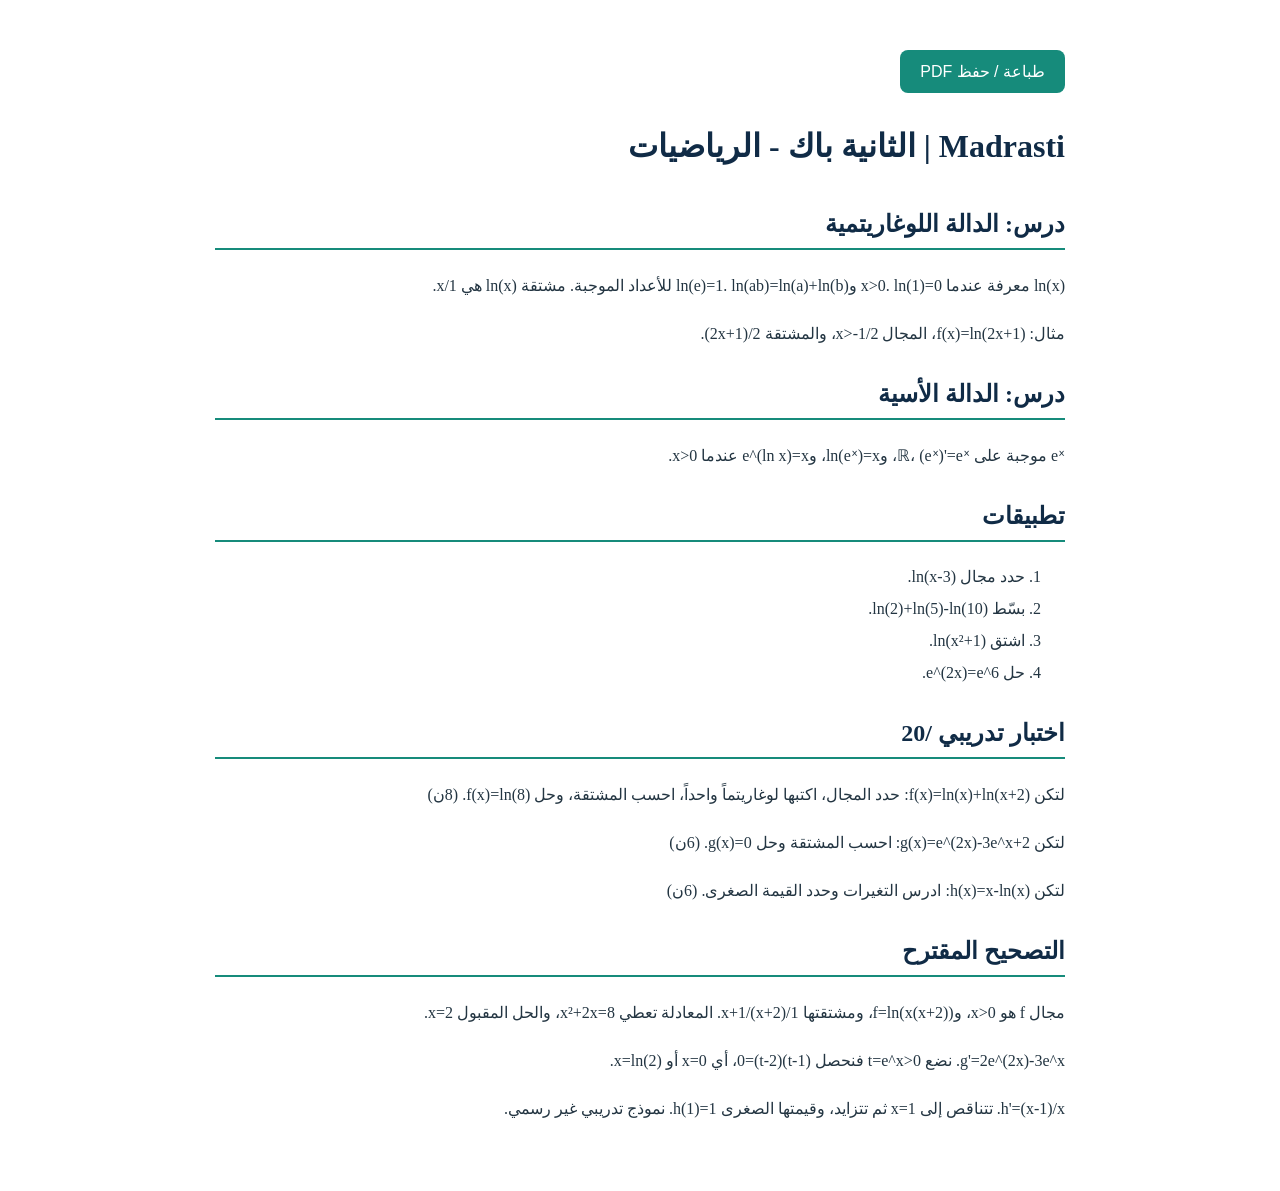
<file: packs/high-study-pack.html>
<!doctype html><html lang="ar" dir="rtl"><meta charset="utf-8"><meta name="viewport" content="width=device-width,initial-scale=1"><title>أوراق الباك | Madrasti</title><style>body{font:16px/2 Tahoma;direction:rtl;max-width:850px;margin:30px auto;padding:20px;color:#233542}h1,h2{color:#102b46}h2{border-bottom:2px solid #168b7b}button{background:#168b7b;color:white;padding:12px 20px;border:0;border-radius:8px;font-size:16px}@media print{button{display:none}}</style><button onclick="print()">طباعة / حفظ PDF</button><h1>Madrasti | الثانية باك - الرياضيات</h1><h2>درس: الدالة اللوغاريتمية</h2><p>ln(x) معرفة عندما x&gt;0. ln(1)=0 وln(e)=1. ln(ab)=ln(a)+ln(b) للأعداد الموجبة. مشتقة ln(x) هي 1/x.</p><p>مثال: f(x)=ln(2x+1)، المجال x&gt;-1/2، والمشتقة 2/(2x+1).</p><h2>درس: الدالة الأسية</h2><p>eˣ موجبة على ℝ، (eˣ)'=eˣ، وln(eˣ)=x، وe^(ln x)=x عندما x&gt;0.</p><h2>تطبيقات</h2><ol><li>حدد مجال ln(x-3).</li><li>بسّط ln(2)+ln(5)-ln(10).</li><li>اشتق ln(x²+1).</li><li>حل e^(2x)=e^6.</li></ol><h2>اختبار تدريبي /20</h2><p>لتكن f(x)=ln(x)+ln(x+2): حدد المجال، اكتبها لوغاريتماً واحداً، احسب المشتقة، وحل f(x)=ln(8). (8ن)</p><p>لتكن g(x)=e^(2x)-3e^x+2: احسب المشتقة وحل g(x)=0. (6ن)</p><p>لتكن h(x)=x-ln(x): ادرس التغيرات وحدد القيمة الصغرى. (6ن)</p><h2>التصحيح المقترح</h2><p>مجال f هو x&gt;0، وf=ln(x(x+2))، ومشتقتها 1/x+1/(x+2). المعادلة تعطي x²+2x=8، والحل المقبول x=2.</p><p>g'=2e^(2x)-3e^x. نضع t=e^x&gt;0 فنحصل (t-1)(t-2)=0، أي x=0 أو x=ln(2).</p><p>h'=(x-1)/x. تتناقص إلى x=1 ثم تتزايد، وقيمتها الصغرى h(1)=1. نموذج تدريبي غير رسمي.</p></html>
</file>
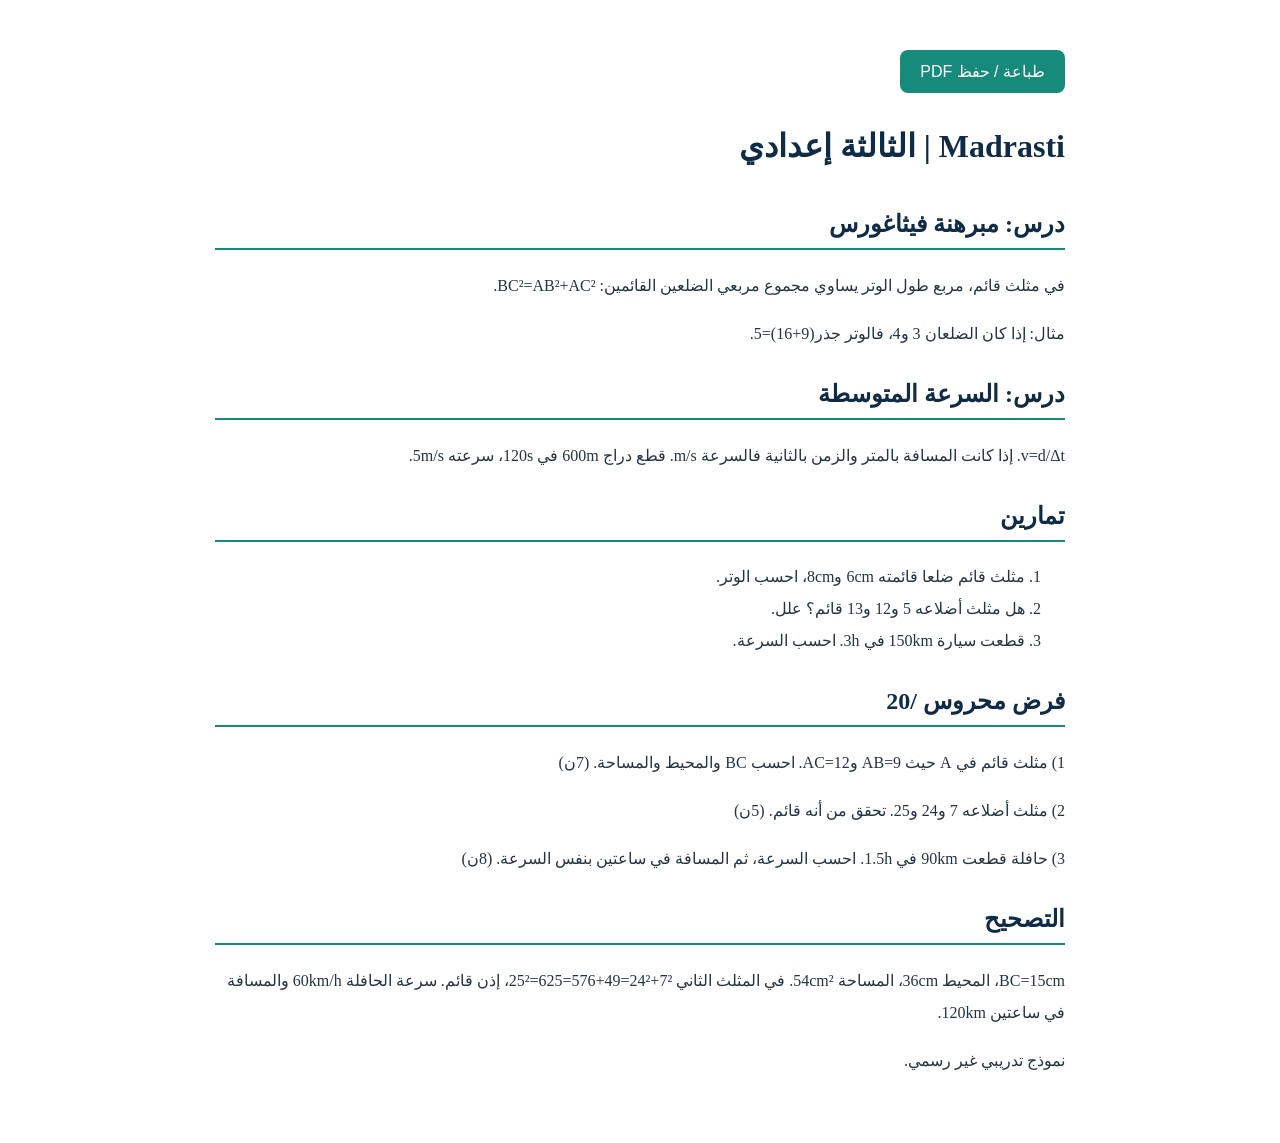
<file: packs/middle-study-pack.html>
<!doctype html><html lang="ar" dir="rtl"><meta charset="utf-8"><meta name="viewport" content="width=device-width,initial-scale=1"><title>أوراق الإعدادي | Madrasti</title><style>body{font:16px/2 Tahoma;direction:rtl;max-width:850px;margin:30px auto;padding:20px;color:#233542}h1,h2{color:#102b46}h2{border-bottom:2px solid #168b7b}button{background:#168b7b;color:white;padding:12px 20px;border:0;border-radius:8px;font-size:16px}@media print{button{display:none}}</style><button onclick="print()">طباعة / حفظ PDF</button><h1>Madrasti | الثالثة إعدادي</h1><h2>درس: مبرهنة فيثاغورس</h2><p>في مثلث قائم، مربع طول الوتر يساوي مجموع مربعي الضلعين القائمين: BC²=AB²+AC².</p><p>مثال: إذا كان الضلعان 3 و4، فالوتر جذر(9+16)=5.</p><h2>درس: السرعة المتوسطة</h2><p>v=d/Δt. إذا كانت المسافة بالمتر والزمن بالثانية فالسرعة m/s. قطع دراج 600m في 120s، سرعته 5m/s.</p><h2>تمارين</h2><ol><li>مثلث قائم ضلعا قائمته 6cm و8cm، احسب الوتر.</li><li>هل مثلث أضلاعه 5 و12 و13 قائم؟ علل.</li><li>قطعت سيارة 150km في 3h. احسب السرعة.</li></ol><h2>فرض محروس /20</h2><p>1) مثلث قائم في A حيث AB=9 وAC=12. احسب BC والمحيط والمساحة. (7ن)</p><p>2) مثلث أضلاعه 7 و24 و25. تحقق من أنه قائم. (5ن)</p><p>3) حافلة قطعت 90km في 1.5h. احسب السرعة، ثم المسافة في ساعتين بنفس السرعة. (8ن)</p><h2>التصحيح</h2><p>BC=15cm، المحيط 36cm، المساحة 54cm². في المثلث الثاني 7²+24²=49+576=625=25²، إذن قائم. سرعة الحافلة 60km/h والمسافة في ساعتين 120km.</p><p>نموذج تدريبي غير رسمي.</p></html>
</file>
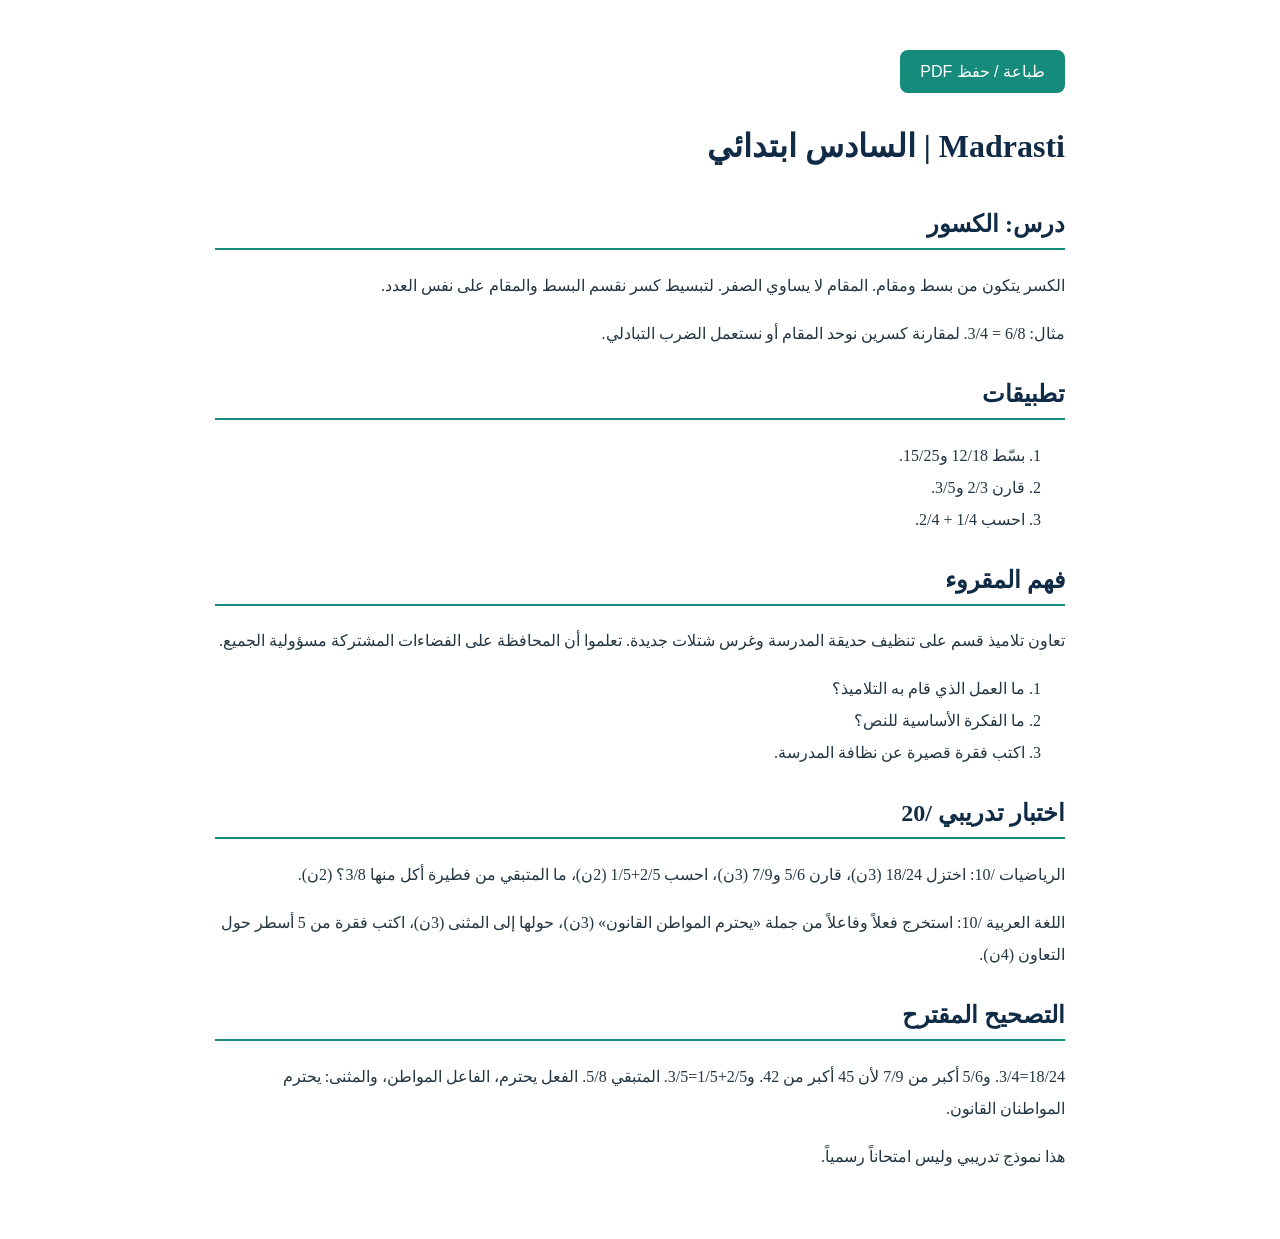
<file: packs/primary-study-pack.html>
<!doctype html><html lang="ar" dir="rtl"><meta charset="utf-8"><meta name="viewport" content="width=device-width,initial-scale=1"><title>أوراق الابتدائي | Madrasti</title><style>body{font:16px/2 Tahoma;direction:rtl;max-width:850px;margin:30px auto;padding:20px;color:#233542}h1,h2{color:#102b46}h2{border-bottom:2px solid #168b7b}button{background:#168b7b;color:white;padding:12px 20px;border:0;border-radius:8px;font-size:16px}@media print{button{display:none}}</style><button onclick="print()">طباعة / حفظ PDF</button><h1>Madrasti | السادس ابتدائي</h1><h2>درس: الكسور</h2><p>الكسر يتكون من بسط ومقام. المقام لا يساوي الصفر. لتبسيط كسر نقسم البسط والمقام على نفس العدد.</p><p>مثال: 6/8 = 3/4. لمقارنة كسرين نوحد المقام أو نستعمل الضرب التبادلي.</p><h2>تطبيقات</h2><ol><li>بسّط 12/18 و15/25.</li><li>قارن 2/3 و3/5.</li><li>احسب 1/4 + 2/4.</li></ol><h2>فهم المقروء</h2><p>تعاون تلاميذ قسم على تنظيف حديقة المدرسة وغرس شتلات جديدة. تعلموا أن المحافظة على الفضاءات المشتركة مسؤولية الجميع.</p><ol><li>ما العمل الذي قام به التلاميذ؟</li><li>ما الفكرة الأساسية للنص؟</li><li>اكتب فقرة قصيرة عن نظافة المدرسة.</li></ol><h2>اختبار تدريبي /20</h2><p>الرياضيات /10: اختزل 18/24 (3ن)، قارن 5/6 و7/9 (3ن)، احسب 2/5+1/5 (2ن)، ما المتبقي من فطيرة أكل منها 3/8؟ (2ن).</p><p>اللغة العربية /10: استخرج فعلاً وفاعلاً من جملة «يحترم المواطن القانون» (3ن)، حولها إلى المثنى (3ن)، اكتب فقرة من 5 أسطر حول التعاون (4ن).</p><h2>التصحيح المقترح</h2><p>18/24=3/4. و5/6 أكبر من 7/9 لأن 45 أكبر من 42. و2/5+1/5=3/5. المتبقي 5/8. الفعل يحترم، الفاعل المواطن، والمثنى: يحترم المواطنان القانون.</p><p>هذا نموذج تدريبي وليس امتحاناً رسمياً.</p></html>
</file>
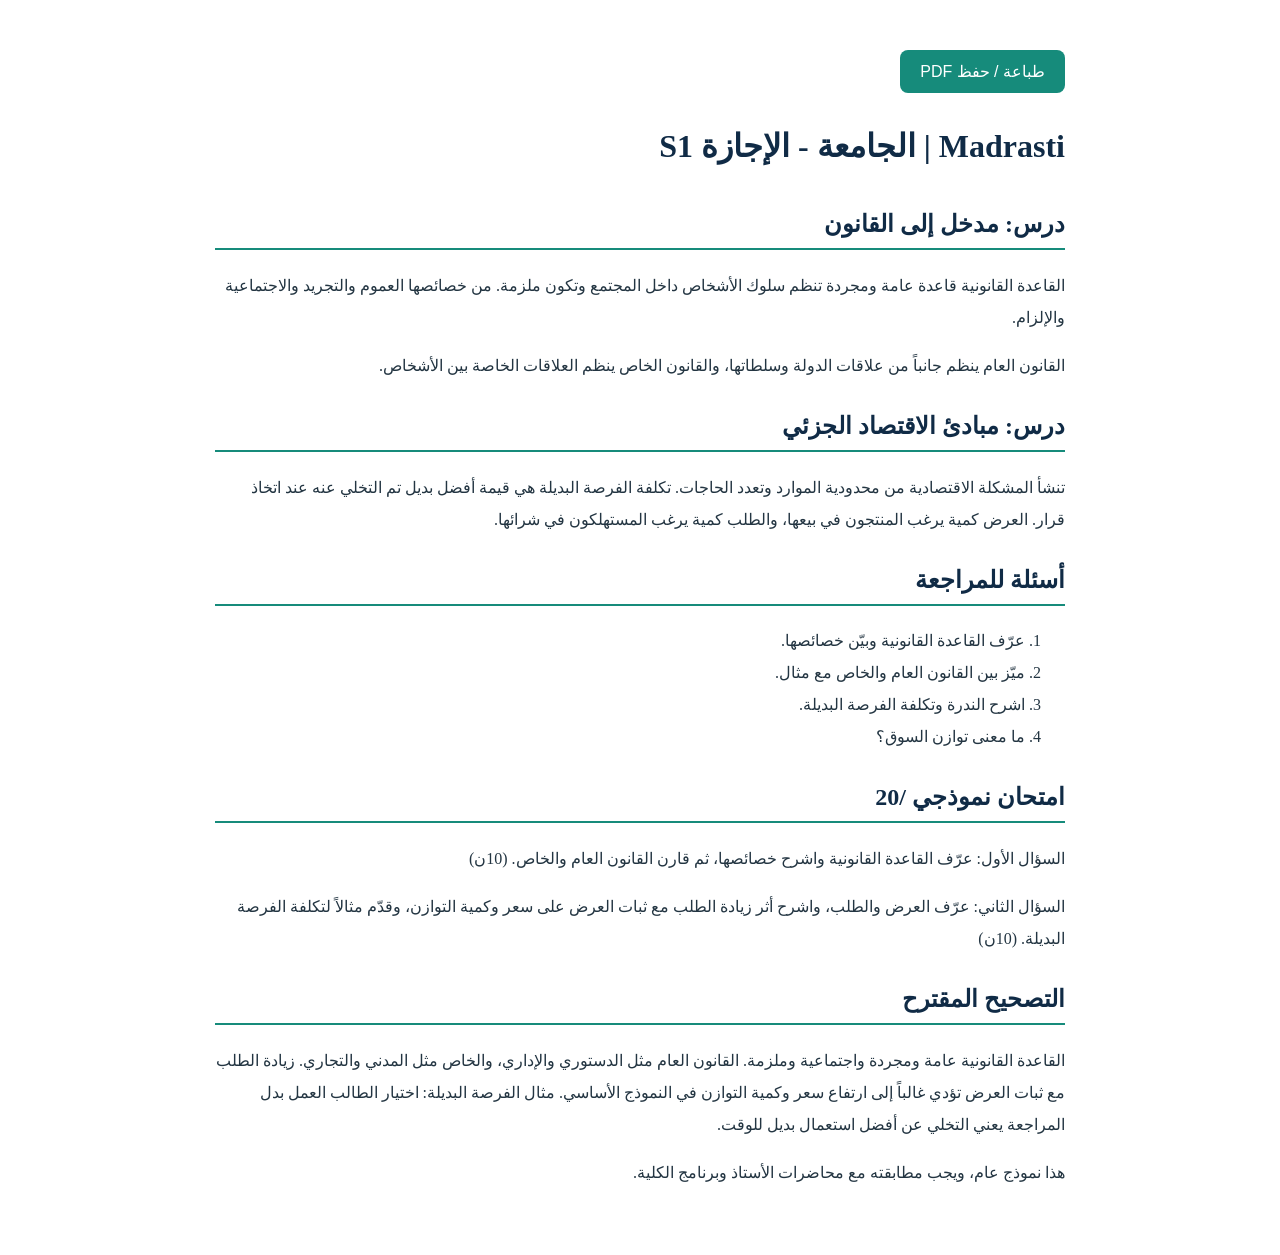
<file: packs/university-study-pack.html>
<!doctype html><html lang="ar" dir="rtl"><meta charset="utf-8"><meta name="viewport" content="width=device-width,initial-scale=1"><title>أوراق الجامعة | Madrasti</title><style>body{font:16px/2 Tahoma;direction:rtl;max-width:850px;margin:30px auto;padding:20px;color:#233542}h1,h2{color:#102b46}h2{border-bottom:2px solid #168b7b}button{background:#168b7b;color:white;padding:12px 20px;border:0;border-radius:8px;font-size:16px}@media print{button{display:none}}</style><button onclick="print()">طباعة / حفظ PDF</button><h1>Madrasti | الجامعة - الإجازة S1</h1><h2>درس: مدخل إلى القانون</h2><p>القاعدة القانونية قاعدة عامة ومجردة تنظم سلوك الأشخاص داخل المجتمع وتكون ملزمة. من خصائصها العموم والتجريد والاجتماعية والإلزام.</p><p>القانون العام ينظم جانباً من علاقات الدولة وسلطاتها، والقانون الخاص ينظم العلاقات الخاصة بين الأشخاص.</p><h2>درس: مبادئ الاقتصاد الجزئي</h2><p>تنشأ المشكلة الاقتصادية من محدودية الموارد وتعدد الحاجات. تكلفة الفرصة البديلة هي قيمة أفضل بديل تم التخلي عنه عند اتخاذ قرار. العرض كمية يرغب المنتجون في بيعها، والطلب كمية يرغب المستهلكون في شرائها.</p><h2>أسئلة للمراجعة</h2><ol><li>عرّف القاعدة القانونية وبيّن خصائصها.</li><li>ميّز بين القانون العام والخاص مع مثال.</li><li>اشرح الندرة وتكلفة الفرصة البديلة.</li><li>ما معنى توازن السوق؟</li></ol><h2>امتحان نموذجي /20</h2><p>السؤال الأول: عرّف القاعدة القانونية واشرح خصائصها، ثم قارن القانون العام والخاص. (10ن)</p><p>السؤال الثاني: عرّف العرض والطلب، واشرح أثر زيادة الطلب مع ثبات العرض على سعر وكمية التوازن، وقدّم مثالاً لتكلفة الفرصة البديلة. (10ن)</p><h2>التصحيح المقترح</h2><p>القاعدة القانونية عامة ومجردة واجتماعية وملزمة. القانون العام مثل الدستوري والإداري، والخاص مثل المدني والتجاري. زيادة الطلب مع ثبات العرض تؤدي غالباً إلى ارتفاع سعر وكمية التوازن في النموذج الأساسي. مثال الفرصة البديلة: اختيار الطالب العمل بدل المراجعة يعني التخلي عن أفضل استعمال بديل للوقت.</p><p>هذا نموذج عام، ويجب مطابقته مع محاضرات الأستاذ وبرنامج الكلية.</p></html>
</file>
<file: style.css>
:root{--navy:#102b46;--teal:#168b7b;--gold:#d6aa64;--ink:#233542;--muted:#7a898f;--line:#e5ece8;--pale:#f5f8f5}*{box-sizing:border-box}html{scroll-behavior:smooth}body{margin:0;color:var(--ink);font-family:"IBM Plex Sans Arabic",Tahoma,sans-serif;line-height:1.8}a{text-decoration:none}.wrap{width:min(1120px,calc(100% - 40px));margin:auto}.header{height:78px;padding:0 max(20px,calc((100% - 1120px)/2));display:flex;align-items:center;justify-content:space-between;border-bottom:1px solid var(--line);position:sticky;top:0;background:#ffffffed;backdrop-filter:blur(12px);z-index:10}.brand{display:flex;gap:10px;align-items:center;color:var(--navy)}.mark{width:40px;height:40px;border-radius:13px;background:var(--navy);color:white;display:grid;place-items:center;font-size:24px;font-weight:700}.brand b{display:block;font:800 18px Manrope,sans-serif}.brand small{display:block;font-size:10px;color:var(--muted);line-height:1.4}.header nav{display:flex;gap:30px}.header nav a{font-size:12px;color:#66767c}.header nav a:hover{color:var(--teal)}.top-button,.button{border-radius:9px;padding:10px 17px;font-weight:700;font-size:12px}.top-button{background:var(--navy);color:white}.hero{min-height:450px;display:grid;grid-template-columns:1.1fr .9fr;align-items:center;gap:40px;padding-block:55px}.eyebrow{display:inline-block;padding:6px 12px;border-radius:40px;background:#eaf6f1;color:var(--teal);font-size:11px;font-weight:700}.hero h1{font-size:clamp(38px,5vw,58px);line-height:1.35;letter-spacing:-1px;color:var(--navy);margin:18px 0}.hero h1 em{font-style:normal;color:var(--teal)}.hero-copy>p{max-width:560px;color:var(--muted);font-size:14px}.actions{display:flex;gap:10px;margin-top:25px}.button{display:inline-flex;align-items:center;justify-content:center;cursor:pointer;font-family:inherit;border:0}.primary{background:var(--teal);color:white}.secondary{border:1px solid var(--line);background:white;color:var(--navy)}.tip{font-size:11px;color:#9b8a69;margin-top:25px}.hero-visual{height:320px;position:relative;display:grid;place-items:center;background:radial-gradient(circle,#e5f3ed 0,#f5f9f5 65%,white 66%);border-radius:50%}.circle{width:260px;height:260px;border:1px solid #c8e5d8;border-radius:50%;position:absolute}.book{height:225px;width:175px;background:var(--navy);border-radius:8px 15px 15px 8px;box-shadow:14px 20px 30px #102b4630;display:flex;flex-direction:column;align-items:center;justify-content:center;color:white;transform:rotate(-7deg);border-left:8px solid #2c506d}.book span{font-size:58px;color:#a4dfc8}.book b{font-size:24px}.book small{color:#b7c9d3;font-size:10px}.float{position:absolute;background:white;padding:9px 14px;border:1px solid var(--line);border-radius:10px;box-shadow:0 8px 25px #102b4610;font-size:11px;font-weight:700;color:var(--navy)}.one{top:37px;right:3px}.two{bottom:37px;left:2px}.section-title{display:flex;justify-content:space-between;align-items:end;gap:25px;margin-bottom:22px}.section-title small,.banner small{color:var(--teal);font-weight:700;font-size:11px}.section-title h2{margin:3px 0 0;font-size:26px;color:var(--navy)}.section-title p{max-width:400px;color:var(--muted);font-size:11px;margin:0}.levels{padding-block:45px 65px}.level-grid{display:grid;grid-template-columns:repeat(4,1fr);gap:14px}.level-card{background:white;border:1px solid var(--line);border-radius:13px;padding:20px;text-align:right;cursor:pointer;font-family:inherit;transition:.2s}.level-card:hover{transform:translateY(-3px);border-color:#a8d6c4;box-shadow:0 12px 30px #102b4610}.level-card>span{display:grid;place-items:center;width:40px;height:40px;border-radius:12px;background:#edf7f2;font-size:20px}.level-card b{display:block;margin-top:13px;color:var(--navy);font-size:15px}.level-card small{color:var(--muted);font-size:10px}.library{padding:60px 0;background:var(--pale);border-block:1px solid #edf1ed}.filters{display:grid;grid-template-columns:1.6fr 1fr 1fr 1fr auto;gap:8px;background:white;padding:10px;border:1px solid var(--line);border-radius:12px}.filters label{font-size:9px;color:var(--muted);border:1px solid var(--line);padding:5px 10px;border-radius:8px;min-width:0}.filters select,.filters input{display:block;width:100%;border:0;outline:0;background:white;font-family:inherit;color:var(--navy);font-size:11px}.filters .search{display:flex;align-items:center;gap:8px;font-size:24px;color:var(--teal);padding-inline:12px}.search input{font-size:12px}.reset{border:0;border-radius:8px;background:#eaf6f1;color:var(--teal);padding:0 15px;font-family:inherit;font-size:10px;font-weight:700;cursor:pointer}.list-tools{display:flex;justify-content:space-between;align-items:center;margin:20px 0 13px;color:var(--muted);font-size:11px}.tabs{display:flex;gap:4px;padding:4px;background:#eaf0ec;border-radius:8px}.tab{border:0;background:none;padding:6px 12px;border-radius:6px;color:#778681;font-family:inherit;font-size:10px;cursor:pointer}.tab.active{background:white;color:var(--navy);font-weight:700;box-shadow:0 2px 6px #102b4610}.cards{display:grid;grid-template-columns:repeat(3,1fr);gap:13px}.card{background:white;border:1px solid var(--line);border-radius:12px;padding:17px;min-height:190px;display:flex;flex-direction:column}.badge{align-self:flex-start;background:#eaf6f1;color:var(--teal);font-size:9px;padding:4px 9px;border-radius:30px}.badge.exercise{background:#fff4df;color:#986d2c}.badge.video{background:#fff0ee;color:#bb5149}.badge.book{background:#f0edfb;color:#6650a4}.badge.exam{background:#e8f0ff;color:#315e9c}.card h3{font-size:15px;color:var(--navy);margin:12px 0 5px}.card p{font-size:11px;color:var(--muted);margin:0}.meta{display:flex;flex-wrap:wrap;gap:5px;margin-top:12px}.meta span{font-size:9px;background:#f4f7f5;border-radius:5px;padding:3px 7px;color:#7b8985}.open-card{margin-top:auto;padding:12px 0 0;border:0;background:none;text-align:right;color:var(--teal);font:700 11px inherit;cursor:pointer}.empty{text-align:center;padding:45px;color:var(--muted)}.notice{background:#edf5f0;padding:12px 15px;border-radius:9px;font-size:10px;color:#697c72;margin:20px 0 0}.banner{margin-block:60px;background:var(--navy);border-radius:15px;padding:27px 30px;display:flex;align-items:center;gap:18px;color:white}.check{display:grid;place-items:center;width:45px;height:45px;border-radius:12px;background:var(--teal);font-size:22px}.banner div{flex:1}.banner small{color:#9cddc7}.banner h2{font-size:18px;margin:3px 0}.banner p{font-size:10px;color:#bdcbd3;margin:0}.light{background:white;color:var(--navy);white-space:nowrap}.sources{padding:5px 0 65px}.source-grid{display:grid;grid-template-columns:repeat(3,1fr);gap:12px}.source-grid a{padding:16px;border:1px solid var(--line);border-radius:10px;color:var(--navy)}.source-grid a b,.source-grid a span{display:block}.source-grid a b{font-size:12px}.source-grid a span{font-size:10px;color:var(--muted)}footer{background:#f5f8f5;border-top:1px solid var(--line)}.footer-inner{min-height:80px;display:flex;align-items:center;justify-content:space-between}.footer-inner>span{font-size:10px;color:var(--muted)}.overlay{position:fixed;inset:0;z-index:20;background:#091c2dcc;display:grid;place-items:center;padding:18px}.overlay[hidden]{display:none}.modal{background:white;border-radius:15px;width:min(740px,100%);max-height:90vh;overflow:auto;padding:28px;position:relative}.close{position:absolute;top:12px;left:15px;border:0;border-radius:8px;width:32px;height:32px;background:#eef3f0;font-size:22px;cursor:pointer}.chips{display:flex;gap:7px}.chips span{background:#eaf6f1;color:var(--teal);font-size:10px;padding:4px 9px;border-radius:20px}.modal h2{color:var(--navy);font-size:23px;margin:14px 0 3px}.muted{font-size:11px;color:var(--muted)}.lesson-body{background:#f7f9f7;border:1px solid var(--line);border-radius:10px;padding:17px;font-size:12px;line-height:2}.lesson-body h3{color:var(--navy);font-size:14px;margin:0 0 5px}.lesson-body ul{padding-right:20px;margin:5px 0}.formula{direction:ltr;display:inline-block;background:white;color:var(--teal);border-radius:5px;padding:1px 7px;font-family:Manrope,sans-serif}.video-frame{width:100%;aspect-ratio:16/9;border:0;border-radius:10px;margin-top:14px}.modal-actions{display:flex;gap:8px;margin-top:15px}.modal-actions button{font-family:inherit}@media(max-width:850px){.filters{grid-template-columns:1fr 1fr 1fr}.filters .search{grid-column:1/-1}.reset{padding:10px}.cards{grid-template-columns:repeat(2,1fr)}}@media(max-width:600px){.header{height:68px;padding:0 14px}.header nav{display:none}.top-button{font-size:10px;padding:8px}.wrap{width:calc(100% - 28px)}.hero{grid-template-columns:1fr;padding-block:38px 25px;gap:5px}.hero h1{font-size:39px}.hero-copy>p{font-size:12px}.hero-visual{height:260px}.book{transform:scale(.8) rotate(-7deg)}.one{top:20px}.two{bottom:20px}.section-title{display:block}.section-title p{margin-top:8px}.level-grid,.source-grid{grid-template-columns:1fr}.levels{padding-block:32px 45px}.library{padding:40px 0}.filters{grid-template-columns:1fr 1fr}.filters .search,.reset{grid-column:1/-1}.list-tools{align-items:flex-start;gap:10px;flex-direction:column}.tabs{width:100%;justify-content:space-between}.tab{flex:1;padding:7px 3px}.cards{grid-template-columns:1fr}.banner{margin-block:40px;padding:20px;flex-wrap:wrap}.banner h2{font-size:15px}.banner .light{margin-right:60px}.footer-inner{padding-block:15px;gap:12px;flex-wrap:wrap}.footer-inner>span{width:100%}.modal{padding:25px 16px}.modal h2{font-size:19px}.modal-actions{flex-wrap:wrap}}
.modal-actions a[hidden]{display:none}

.ai-section{padding:58px 0;background:linear-gradient(135deg,#f2f8f5,#f6f8fb);border-block:1px solid var(--line)}
.ai-heading{display:flex;justify-content:space-between;align-items:end;gap:25px;margin-bottom:22px}
.ai-heading small{color:var(--teal);font-size:11px;font-weight:700}
.ai-heading h2{font-size:26px;color:var(--navy);margin:3px 0}
.ai-heading p{max-width:410px;margin:0;color:var(--muted);font-size:11px}
.ai-panel{background:#fff;border:1px solid var(--line);border-radius:15px;padding:22px;box-shadow:0 12px 34px #102b4609}
.ai-form{display:grid;grid-template-columns:repeat(4,minmax(0,1fr));gap:11px}
.ai-form label,.ai-question-label,.ai-prompt-wrap label{display:block;font-size:11px;color:var(--navy);font-weight:700}
.ai-form select,.ai-form input,.ai-question-label textarea,.ai-prompt-wrap textarea{display:block;width:100%;margin-top:6px;border:1px solid var(--line);border-radius:8px;padding:10px 11px;background:#fbfdfb;color:var(--ink);font:12px "IBM Plex Sans Arabic",Tahoma,sans-serif;outline:none}
.ai-form select:focus,.ai-form input:focus,.ai-question-label textarea:focus,.ai-prompt-wrap textarea:focus{border-color:#80bca9;box-shadow:0 0 0 3px #168b7b14}
.ai-question-label{margin-top:15px}
.ai-question-label textarea,.ai-prompt-wrap textarea{resize:vertical;line-height:1.8}
.ai-actions,.ai-provider-actions{display:flex;align-items:center;gap:9px;flex-wrap:wrap;margin-top:12px}
.ai-status{font-size:10px;color:var(--muted)}
.ai-prompt-wrap{margin-top:17px;padding-top:16px;border-top:1px solid var(--line)}
.ai-prompt-wrap[hidden]{display:none}
.ai-provider-actions a,.ai-provider-actions button{font-family:inherit}
.ai-note{margin:16px 0 0;color:#75847e;font-size:10px}
@media(max-width:850px){.ai-form{grid-template-columns:1fr 1fr}}
@media(max-width:600px){.ai-section{padding:40px 0}.ai-heading{display:block}.ai-heading p{margin-top:8px}.ai-heading h2{font-size:21px}.ai-panel{padding:15px}.ai-form{grid-template-columns:1fr}.ai-provider-actions{align-items:stretch}.ai-provider-actions a,.ai-provider-actions button{flex:1}}

.novels-section{padding:58px 0;background:#f8f7f3;border-block:1px solid #ece8de}
.novels-heading{display:flex;align-items:end;justify-content:space-between;gap:24px;margin-bottom:23px}
.novels-heading small,.novel-subheading small{font-size:11px;font-weight:700;color:#927248}
.novels-heading h2{margin:3px 0 0;color:var(--navy);font-size:27px}
.novels-heading p{font-size:11px;color:var(--muted);max-width:410px;margin:0}
.novel-feature-grid{display:grid;grid-template-columns:repeat(2,minmax(0,1fr));gap:15px}
.novel-series{background:#fff;border:1px solid #e9e5dc;border-radius:14px;padding:18px;box-shadow:0 8px 22px #172b3b08;display:flex;flex-direction:column}
.novel-series-top{display:flex;align-items:center;justify-content:space-between}
.novel-icon{width:39px;height:39px;border-radius:12px;background:#f3f0e8;display:grid;place-items:center;font-size:20px}
.novel-label{font-size:9px;color:#7e725e;background:#f5f2eb;border-radius:20px;padding:5px 9px}
.novel-series h3{font-size:18px;color:var(--navy);margin:11px 0 0}
.novel-author{font-size:10px;color:var(--muted);margin:1px 0 11px}
.novel-parts{list-style:none;margin:0 0 14px;padding:0;display:grid;gap:7px}
.novel-parts li{display:flex;align-items:center;gap:7px;flex-wrap:wrap;border-bottom:1px solid #f0eee8;padding:5px 0}
.novel-parts li b{font-size:11px;color:#283e4b}
.novel-parts li small{font-size:9px;color:#89918e}
.novel-parts li a{font-size:9px;color:var(--teal);margin-right:auto}
.novel-link{display:inline-flex;align-items:center;justify-content:center;margin-top:auto;padding:9px 12px;border-radius:8px;background:#edf5f0;color:#146b5c;font-size:10px;font-weight:700}
.novel-note{font-size:9px;color:#75817c;margin:9px 0 0}
.novel-subheading{display:flex;align-items:end;justify-content:space-between;margin:27px 0 13px}
.novel-subheading h3{margin:2px 0 0;color:var(--navy);font-size:18px}
.novel-subheading>span{font-size:9px;color:var(--muted)}
.novel-single-grid{display:grid;grid-template-columns:repeat(4,minmax(0,1fr));gap:10px}
.novel-single{display:flex;flex-direction:column;gap:4px;padding:13px;border:1px solid #e9e5dc;border-radius:10px;background:white;color:var(--navy)}
.novel-single span{font-size:12px;font-weight:700}
.novel-single small{font-size:9px;color:var(--muted)}
.novel-single b{font-size:9px;color:var(--teal);margin-top:6px}
.novel-notice{background:#f0eee7;border-radius:8px;padding:11px 13px;font-size:9px;color:#746d5e;margin:16px 0 0}
@media(max-width:850px){.novel-single-grid{grid-template-columns:repeat(2,minmax(0,1fr))}}
@media(max-width:600px){.novels-section{padding:40px 0}.novels-heading{display:block}.novels-heading h2{font-size:22px}.novels-heading p{margin-top:8px}.novel-feature-grid{grid-template-columns:1fr}.novel-subheading{display:block}.novel-subheading>span{display:block;margin-top:4px}.novel-single-grid{grid-template-columns:1fr 1fr}.novel-series{padding:15px}}
</file>
<file: classroom.css>
:root{--navy:#102b46;--teal:#168b7b;--ink:#233542;--muted:#7a898f;--line:#e5ece8;--pale:#f5f8f5}*{box-sizing:border-box}body{margin:0;color:var(--ink);font-family:"IBM Plex Sans Arabic",Tahoma,sans-serif;line-height:1.8}.wrap{width:min(1120px,calc(100% - 40px));margin:auto}a{text-decoration:none}.site-head{height:76px;padding:0 max(20px,calc((100% - 1120px)/2));display:flex;align-items:center;justify-content:space-between;border-bottom:1px solid var(--line);position:sticky;top:0;background:#ffffffed;backdrop-filter:blur(12px);z-index:10}.brand{display:flex;gap:10px;align-items:center;color:var(--navy)}.mark{width:40px;height:40px;border-radius:13px;background:var(--navy);color:#fff;display:grid;place-items:center;font-size:24px;font-weight:700}.brand b{display:block;font:800 18px Manrope,sans-serif}.brand small{display:block;font-size:10px;color:var(--muted)}.site-head nav{display:flex;gap:26px}.site-head nav a{font-size:12px;color:#66767c}.head-button,.button{border-radius:9px;padding:10px 17px;font-weight:700;font-size:12px;display:inline-flex;align-items:center;justify-content:center;cursor:pointer;font-family:inherit;border:0}.head-button{background:var(--navy);color:#fff}.intro{padding:62px 0 52px}.eyebrow{display:inline-block;padding:6px 12px;border-radius:40px;background:#eaf6f1;color:var(--teal);font-size:11px;font-weight:700}.intro h1{font-size:clamp(38px,5vw,57px);line-height:1.35;color:var(--navy);margin:17px 0}.intro h1 em{font-style:normal;color:var(--teal)}.intro p{max-width:690px;color:var(--muted);font-size:14px}.intro-tags{display:flex;gap:9px;flex-wrap:wrap;margin-top:24px}.intro-tags span{padding:7px 12px;border:1px solid var(--line);border-radius:30px;font-size:11px;color:var(--navy)}.selector-section{background:var(--pale);padding:42px 0 47px;border-block:1px solid #edf1ed}.section-heading{display:flex;justify-content:space-between;align-items:end;gap:24px;margin-bottom:21px}.section-heading small{font-size:11px;color:var(--teal);font-weight:700}.section-heading h2{font-size:25px;color:var(--navy);margin:3px 0}.section-heading p{font-size:11px;color:var(--muted);max-width:430px;margin:0}.selector-panel{background:#fff;border:1px solid var(--line);border-radius:14px;padding:17px;display:grid;grid-template-columns:repeat(4,minmax(0,1fr));gap:11px}.selector-panel label,.custom-panel label{font-size:11px;color:var(--navy);font-weight:700}.selector-panel select,.custom-panel input{width:100%;display:block;margin-top:6px;padding:11px 10px;border:1px solid var(--line);border-radius:8px;background:#fbfdfb;color:var(--ink);font:12px "IBM Plex Sans Arabic",Tahoma,sans-serif}.selector-panel select:focus,.custom-panel input:focus{border-color:#80bca9;outline:0}.selected-note{grid-column:1/-1;background:#f3f8f5;border-radius:8px;padding:9px 12px;color:#6f7f78;font-size:10px}.packs-section{padding:54px 0 58px}.pack-grid{display:grid;grid-template-columns:repeat(4,minmax(0,1fr));gap:13px}.pack-card{border:1px solid var(--line);border-radius:13px;background:#fff;padding:16px;display:flex;flex-direction:column;min-height:265px}.pack-card[hidden]{display:none}.pack-top{display:flex;justify-content:space-between;align-items:center;margin-bottom:11px}.pack-icon{width:40px;height:40px;border-radius:12px;background:#edf7f2;display:grid;place-items:center;font-size:20px}.pack-badge{font-size:9px;padding:4px 8px;border-radius:30px;background:#f7f4ed;color:#927248}.pack-card>small{color:var(--teal);font-size:9px;font-weight:700}.pack-card h3{font-size:16px;color:var(--navy);margin:5px 0}.pack-card p{font-size:10px;color:var(--muted);margin:0 0 15px}.download-btn{margin-top:auto;text-align:center;border:0;background:var(--navy);color:#fff;border-radius:8px;padding:10px 12px;font:700 11px inherit}.file-status,.form-hint{font-size:10px;color:var(--muted);margin:13px 0 0}.custom-section{padding:52px 0;background:#f5f8fb;border-block:1px solid #e8eef3}.custom-panel{background:#fff;border:1px solid var(--line);border-radius:14px;padding:20px}.custom-panel input{font-size:13px;padding:13px}.custom-actions{display:flex;gap:9px;flex-wrap:wrap;margin-top:14px}.primary{background:var(--teal);color:#fff}.secondary{background:#fff;color:var(--navy);border:1px solid var(--line)}.how-section{padding:54px 0}.how-grid{display:grid;grid-template-columns:repeat(3,1fr);gap:13px}.how-grid article{border:1px solid var(--line);border-radius:12px;padding:16px}.how-grid article>b{font:800 22px Manrope,sans-serif;color:var(--teal)}.how-grid h3{font-size:14px;color:var(--navy);margin:4px 0}.how-grid p{font-size:10px;color:var(--muted);margin:0}.disclaimer{font-size:10px;color:#766c5b;background:#f7f4ed;border-radius:9px;padding:12px 14px;margin-top:19px}footer{background:#f5f8f5;border-top:1px solid var(--line)}.footer-inner{min-height:80px;display:flex;align-items:center;justify-content:space-between}.footer-inner>span{font-size:10px;color:var(--muted)}@media(max-width:900px){.pack-grid{grid-template-columns:repeat(2,1fr)}.selector-panel{grid-template-columns:repeat(2,1fr)}}@media(max-width:600px){.site-head{height:68px;padding:0 14px}.site-head nav{display:none}.head-button{font-size:10px;padding:8px}.wrap{width:calc(100% - 28px)}.intro{padding:40px 0 34px}.intro h1{font-size:38px}.intro p{font-size:12px}.section-heading{display:block}.section-heading p{margin-top:8px}.section-heading h2{font-size:22px}.selector-section,.packs-section,.custom-section,.how-section{padding:38px 0}.selector-panel,.pack-grid,.how-grid{grid-template-columns:1fr}.selected-note{grid-column:auto}.pack-card{min-height:0}.custom-panel{padding:14px}.custom-actions{align-items:stretch}.custom-actions button{flex:1}.footer-inner{padding-block:14px;gap:10px;flex-wrap:wrap}.footer-inner>span{width:100%}}
</file>
<file: library.css>
:root{--navy:#102b46;--teal:#168b7b;--ink:#263943;--muted:#74848a;--line:#e4ebe7;--pale:#f4f8f5;--gold:#d59b48}*{box-sizing:border-box}html{scroll-behavior:smooth}body{margin:0;color:var(--ink);font-family:"IBM Plex Sans Arabic",Tahoma,sans-serif;line-height:1.8;background:#fff}a{text-decoration:none;color:inherit}.wrap{width:min(1160px,calc(100% - 36px));margin:auto}header{height:74px;padding:0 max(18px,calc((100% - 1160px)/2));display:flex;align-items:center;justify-content:space-between;border-bottom:1px solid var(--line);position:sticky;top:0;background:#ffffffed;backdrop-filter:blur(12px);z-index:5}.brand{display:flex;gap:10px;align-items:center;color:var(--navy)}.mark{width:42px;height:42px;border-radius:13px;background:var(--navy);color:#fff;display:grid;place-items:center;font-size:24px;font-weight:700}.brand b{display:block;font:800 17px Manrope}.brand small{display:block;font-size:10px;color:var(--muted)}nav{display:flex;gap:24px;font-size:12px;color:var(--muted)}nav a:hover,footer a:hover{color:var(--teal)}.headbtn,.primary{background:var(--navy);color:#fff;border:0;border-radius:9px;padding:10px 15px;font:700 12px "IBM Plex Sans Arabic";cursor:pointer}.hero{background:linear-gradient(120deg,#f1f8f4,#f5f7fa);padding:62px 0 55px;border-bottom:1px solid var(--line)}.hero-grid{display:grid;grid-template-columns:1.7fr 1fr;gap:42px;align-items:center}.eyebrow{color:var(--teal);font-weight:700;font-size:11px}.hero h1{font-size:clamp(42px,5vw,62px);line-height:1.28;color:var(--navy);margin:12px 0}.hero h1 em{font-style:normal;color:var(--teal)}.hero p{max-width:720px;color:var(--muted);font-size:13px}.stats{display:flex;gap:10px;flex-wrap:wrap;margin-top:24px}.stats span{background:#fff;border:1px solid var(--line);border-radius:12px;padding:9px 14px;min-width:105px}.stats b,.stats small{display:block}.stats b{color:var(--teal);font-size:18px;line-height:1.4}.stats small{font-size:10px;color:var(--muted)}.hero-note{background:var(--navy);color:#fff;padding:27px;border-radius:18px;box-shadow:0 16px 35px #102b461c}.hero-note>span{font-size:32px}.hero-note b{display:block;font-size:19px;margin-top:10px}.hero-note p{color:#d5e2e7}.hero-note a{display:inline-block;color:#b8e7d9;font-size:12px;margin-top:12px}.browse{padding:48px 0 55px}.title-row{display:flex;justify-content:space-between;align-items:end;gap:20px;margin-bottom:20px}.title-row small,.guide small{font-size:11px;color:var(--teal);font-weight:700}.title-row h2,.guide h2{font-size:27px;color:var(--navy);margin:2px 0}.title-row p{max-width:530px;font-size:11px;color:var(--muted);margin:4px 0}.filters{display:grid;grid-template-columns:2fr repeat(4,1fr);gap:10px;background:var(--pale);border:1px solid var(--line);padding:14px;border-radius:13px}.filters label,.form label{font-size:10px;font-weight:700;color:var(--navy)}.filters .search-label{grid-column:span 2}input,select,textarea{display:block;width:100%;margin-top:5px;border:1px solid var(--line);border-radius:8px;padding:10px;background:white;color:var(--ink);font:12px "IBM Plex Sans Arabic";min-width:0}input:focus,select:focus,textarea:focus{outline:2px solid #9ccdbd;border-color:transparent} .result-bar{display:flex;justify-content:space-between;color:var(--muted);font-size:10px;padding:13px 2px 0}.result-bar b{color:var(--navy)}.cards{display:grid;grid-template-columns:repeat(3,1fr);gap:13px;margin-top:14px}.card{border:1px solid var(--line);border-radius:13px;padding:16px;background:white;display:flex;flex-direction:column;min-height:205px;transition:transform .15s,box-shadow .15s}.card:hover{transform:translateY(-2px);box-shadow:0 12px 25px #152f4210}.card .type{color:var(--teal);font-size:9px;font-weight:700}.card h3{font-size:15px;color:var(--navy);margin:6px 0}.card p{font-size:10px;color:var(--muted);margin:0 0 12px}.card .meta{font-size:9px;color:#8b9695;margin-top:auto}.card-actions{display:flex;gap:6px;flex-wrap:wrap;margin-top:12px}.card-actions button,.card-actions a{display:inline-block;border-radius:7px;background:#eef6f1;color:#167a6b;padding:7px 10px;font:700 10px "IBM Plex Sans Arabic";border:0;cursor:pointer;text-align:center}.card-actions .minor{background:#f2f4f6;color:#435564}.card-actions .danger{background:#fff0ef;color:#ad4038}.empty{text-align:center;color:var(--muted);padding:28px}.ghost{border:1px solid var(--line);border-radius:8px;background:#fff;color:var(--navy);padding:9px 13px;font:700 10px "IBM Plex Sans Arabic";cursor:pointer}.roadmap{background:#fbfcfb;padding:40px 0;border-block:1px solid var(--line)}.road-grid{display:grid;grid-template-columns:repeat(4,1fr);gap:12px}.road-grid button{border:1px solid var(--line);background:#fff;border-radius:13px;padding:17px;text-align:right;cursor:pointer;color:var(--navy)}.road-grid button:hover{border-color:#9bc9bc;background:#f6fbf8}.road-grid span{display:block;font-size:23px}.road-grid b,.road-grid small{display:block}.road-grid b{font-size:14px;margin-top:5px}.road-grid small{font-size:10px;color:var(--muted)}.manage{background:#f2f6f8;padding:48px 0;border-block:1px solid var(--line)}.form{display:grid;grid-template-columns:repeat(3,1fr);gap:13px;background:white;padding:19px;border:1px solid var(--line);border-radius:14px}.wide{grid-column:1/-1}.form textarea{resize:vertical;line-height:1.9}.form-actions{display:flex;gap:10px;align-items:center;flex-wrap:wrap}.import{border:1px solid var(--line);border-radius:8px;background:#fff;color:var(--navy);padding:9px 13px;font:700 10px "IBM Plex Sans Arabic";cursor:pointer;display:inline-flex;align-items:center;gap:8px}.import input{max-width:185px;margin:0;border:0;padding:0;font-size:9px}.notice{font-size:10px;color:#76623a;background:#fbf7ed;padding:11px;border-radius:8px;margin:0}.guide{padding:42px 0}.guide h2{margin-bottom:18px}.guide-grid{display:grid;grid-template-columns:repeat(4,1fr);gap:12px}.guide-grid article{border:1px solid var(--line);padding:15px;border-radius:11px}.guide-grid b{color:var(--teal);font-size:11px}.guide-grid p,.copyright-note{font-size:10px;color:var(--muted);margin-bottom:0}.copyright-note{padding:15px;background:var(--pale);border-radius:9px;margin-top:18px}footer{background:var(--navy);color:#c9d6dd;padding:19px 0;font-size:10px}footer .wrap{display:flex;justify-content:space-between}footer a{color:#b8e7d9}@media(max-width:950px){.filters{grid-template-columns:repeat(3,1fr)}.filters .search-label{grid-column:span 2}.cards{grid-template-columns:repeat(2,1fr)}.hero-grid{gap:20px}.guide-grid{grid-template-columns:repeat(2,1fr)}}@media(max-width:650px){header{padding:0 12px}nav{display:none}.headbtn{font-size:10px;padding:8px}.wrap{width:calc(100% - 26px)}.hero{padding:38px 0}.hero-grid{grid-template-columns:1fr}.hero h1{font-size:42px}.hero-note{padding:20px}.title-row{display:block}.title-row p{margin-top:8px}.filters,.cards,.form,.road-grid,.guide-grid{grid-template-columns:1fr}.filters .search-label{grid-column:auto}.form-actions{align-items:stretch}.form-actions>*{flex:1}.import{font-size:9px;justify-content:center}footer .wrap{gap:10px;flex-wrap:wrap}}
.packs-section{padding:42px 0;background:#fff;border-bottom:1px solid var(--line)}.pack-grid{display:grid;grid-template-columns:repeat(3,1fr);gap:12px}.pack-grid a{border:1px solid var(--line);border-radius:12px;padding:16px;background:var(--pale);display:flex;flex-direction:column}.pack-grid a:hover{border-color:#93c5b5;background:#f0faf5}.pack-grid span{font-size:24px}.pack-grid b{color:var(--navy);font-size:13px;margin-top:5px}.pack-grid small{font-size:10px;color:var(--muted)}@media(max-width:650px){.pack-grid{grid-template-columns:1fr}}
</file>
